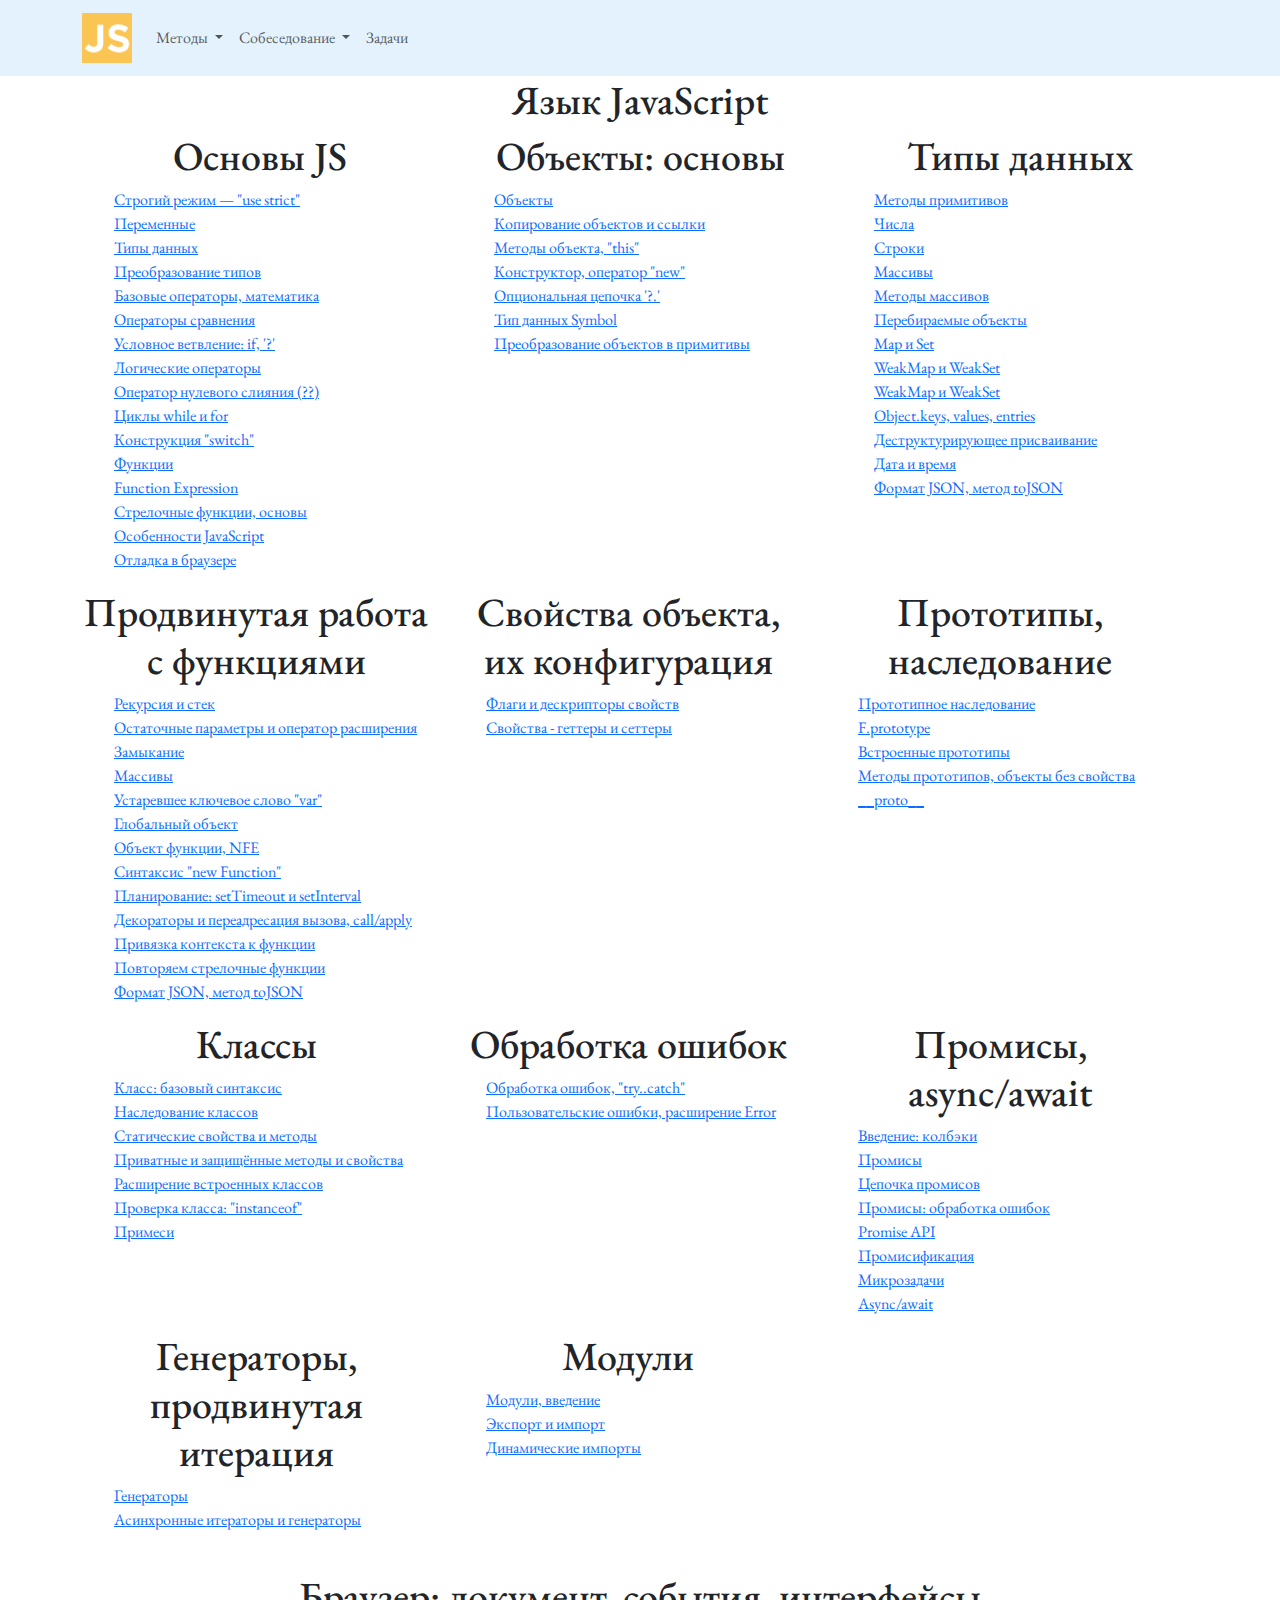
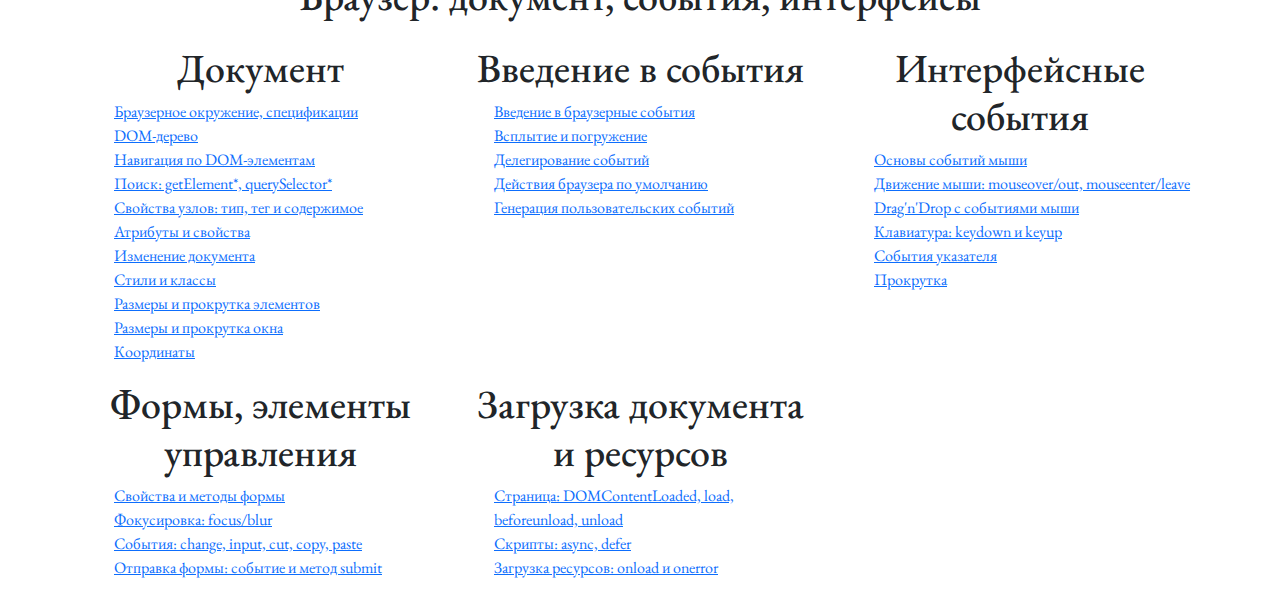
<file: index.html>
<!DOCTYPE html>
<html lang="ru">
  <head>
    <meta charset="UTF-8" />
    <meta http-equiv="X-UA-Compatible" content="IE=edge" />
    <meta name="viewport" content="width=device-width, initial-scale=1.0" />
    <title>Learn JS Application</title>
    <link rel="stylesheet" href="css/style.css" />
    <link
      rel="stylesheet"
      href="https://cdn.jsdelivr.net/npm/bootstrap@5.2.3/dist/css/bootstrap.min.css"
    />
    <link rel="preconnect" href="https://fonts.googleapis.com" />
    <link rel="preconnect" href="https://fonts.gstatic.com" crossorigin />
    <link
      href="https://fonts.googleapis.com/css2?family=EB+Garamond:ital,wght@0,500;1,600&display=swap"
      rel="stylesheet"
    />
  </head>
  <body>
    <nav class="navbar navbar-expand-lg" style="background-color: #e3f2fd">
      <div class="container">
        <a class="navbar-brand" href="index.html">
          <img
            class="img-fluid"
            src="img/js.png"
            alt="JS"
            width="50"
            height="50"
          />
        </a>
        <button
          class="navbar-toggler"
          type="button"
          data-bs-toggle="collapse"
          data-bs-target="#navbarNavDropdown"
          aria-controls="navbarNavDropdown"
          aria-expanded="false"
          aria-label="Toggle navigation"
        >
          <span class="navbar-toggler-icon"></span>
        </button>
        <div class="collapse navbar-collapse" id="navbarNavDropdown">
          <ul class="navbar-nav">
            <li class="nav-item dropdown">
              <a
                class="nav-link dropdown-toggle"
                href="#"
                role="button"
                data-bs-toggle="dropdown"
                aria-expanded="false"
              >
                Методы
              </a>
              <ul class="dropdown-menu">
                <li><a class="dropdown-item" href="string.html">Строк</a></li>
                <li><a class="dropdown-item" href="array.html">Массивов</a></li>
                <li><a class="dropdown-item" href="#">Обьетов</a></li>
                <li>
                  <a class="dropdown-item" href="aboutDOM.html"
                    >События и DOM
                  </a>
                </li>
              </ul>
            </li>
            <li class="nav-item dropdown">
              <a
                class="nav-link dropdown-toggle"
                href="js-sobesed.html"
                role="button"
                data-bs-toggle="dropdown"
                aria-expanded="false"
              >
                Собеседование
              </a>
              <ul class="dropdown-menu">
                <li>
                  <a class="dropdown-item" href="js-sobesed.html">по JS</a>
                </li>
                <li>
                  <a class="dropdown-item" href="Js-in-brouser.html"
                    >по браузерному JS</a
                  >
                </li>
                <li>
                  <a class="dropdown-item" href="js-async.html"
                    >по асинхронному JS</a
                  >
                </li>
                <li><a class="dropdown-item" href="react.html">React</a></li>
              </ul>
            </li>
            <li class="nav-item">
              <a class="nav-link" href="#"> Задачи </a>
            </li>
          </ul>
        </div>
      </div>
    </nav>
    <div class="container">
      <h1 class="text-center">Язык JavaScript</h1>
      <div class="row">
        <div class="col-md-4 col-sm-12">
          <h1 class="text-center">Основы JS</h1>
          <ul>
            <li>
              <a target="_blank" href="https://learn.javascript.ru/strict-mode"
                >Строгий режим — "use strict"</a
              >
            </li>
            <li>
              <a target="_blank" href="https://learn.javascript.ru/variables"
                >Переменные</a
              >
            </li>
            <li>
              <a target="_blank" href="https://learn.javascript.ru/types"
                >Типы данных</a
              >
            </li>
            <li>
              <a
                target="_blank"
                href="https://learn.javascript.ru/type-conversions"
                >Преобразование типов</a
              >
            </li>
            <li>
              <a target="_blank" href="https://learn.javascript.ru/operators"
                >Базовые операторы, математика</a
              >
            </li>
            <li>
              <a target="_blank" href="https://learn.javascript.ru/comparison"
                >Операторы сравнения</a
              >
            </li>
            <li>
              <a target="_blank" href="https://learn.javascript.ru/ifelse"
                >Условное ветвление: if, '?'</a
              >
            </li>
            <li>
              <a
                target="_blank"
                href="https://learn.javascript.ru/logical-operators"
                >Логические операторы</a
              >
            </li>
            <li>
              <a
                target="_blank"
                href="https://learn.javascript.ru/nullish-coalescing-operator"
                >Оператор нулевого слияния (??)</a
              >
            </li>
            <li>
              <a target="_blank" href="https://learn.javascript.ru/while-for"
                >Циклы while и for</a
              >
            </li>
            <li>
              <a target="_blank" href="https://learn.javascript.ru/switchr"
                >Конструкция "switch"</a
              >
            </li>
            <li>
              <a
                target="_blank"
                href="https://learn.javascript.ru/function-basics"
                >Функции</a
              >
            </li>
            <li>
              <a
                target="_blank"
                href="https://learn.javascript.ru/function-expressions"
                >Function Expression</a
              >
            </li>
            <li>
              <a
                target="_blank"
                href="https://learn.javascript.ru/arrow-functions-basics"
                >Стрелочные функции, основы</a
              >
            </li>
            <li>
              <a
                target="_blank"
                href="https://learn.javascript.ru/javascript-specials"
                >Особенности JavaScript</a
              >
            </li>
            <li>
              <a
                target="_blank"
                href="https://learn.javascript.ru/debugging-chrome"
                >Отладка в браузере</a
              >
            </li>
          </ul>
        </div>
        <div class="col-md-4 col-sm-12">
          <h1 class="text-center">Объекты: основы</h1>
          <ul>
            <li>
              <a target="_blank" href="https://learn.javascript.ru/object"
                >Объекты</a
              >
            </li>
            <li>
              <a target="_blank" href="https://learn.javascript.ru/object-copy"
                >Копирование объектов и ссылки</a
              >
            </li>
            <li>
              <a
                target="_blank"
                href="https://learn.javascript.ru/object-methods"
                >Методы объекта, "this"</a
              >
            </li>
            <li>
              <a
                target="_blank"
                href="https://learn.javascript.ru/constructor-new"
                >Конструктор, оператор "new"</a
              >
            </li>
            <li>
              <a
                target="_blank"
                href="https://learn.javascript.ru/optional-chaining"
                >Опциональная цепочка '?.'</a
              >
            </li>
            <li>
              <a target="_blank" href="https://learn.javascript.ru/symbol"
                >Тип данных Symbol</a
              >
            </li>
            <li>
              <a
                target="_blank"
                href="https://learn.javascript.ru/object-toprimitive"
                >Преобразование объектов в примитивы</a
              >
            </li>
          </ul>
        </div>
        <div class="col-md-4 col-sm-12">
          <h1 class="text-center">Типы данных</h1>
          <ul>
            <li>
              <a
                target="_blank"
                href="https://learn.javascript.ru/primitives-methods"
                >Методы примитивов</a
              >
            </li>
            <li>
              <a target="_blank" href="https://learn.javascript.ru/number"
                >Числа</a
              >
            </li>
            <li>
              <a target="_blank" href="https://learn.javascript.ru/string"
                >Строки</a
              >
            </li>
            <li>
              <a target="_blank" href="https://learn.javascript.ru/array"
                >Массивы</a
              >
            </li>
            <li>
              <a
                target="_blank"
                href="https://learn.javascript.ru/array-methods"
                >Методы массивов</a
              >
            </li>
            <li>
              <a target="_blank" href="https://learn.javascript.ru/iterable"
                >Перебираемые объекты</a
              >
            </li>
            <li>
              <a target="_blank" href="https://learn.javascript.ru/map-set"
                >Map и Set</a
              >
            </li>
            <li>
              <a
                target="_blank"
                href="https://learn.javascript.ru/weakmap-weakset"
                >WeakMap и WeakSet</a
              >
            </li>
            <li>
              <a
                target="_blank"
                href="https://learn.javascript.ru/weakmap-weakset"
                >WeakMap и WeakSet</a
              >
            </li>
            <li>
              <a
                target="_blank"
                href="https://learn.javascript.ru/keys-values-entries"
                >Object.keys, values, entries</a
              >
            </li>
            <li>
              <a
                target="_blank"
                href="https://learn.javascript.ru/destructuring-assignment"
                >Деструктурирующее присваивание</a
              >
            </li>
            <li>
              <a target="_blank" href="https://learn.javascript.ru/date"
                >Дата и время</a
              >
            </li>
            <li>
              <a target="_blank" href="https://learn.javascript.ru/json"
                >Формат JSON, метод toJSON</a
              >
            </li>
          </ul>
        </div>
        <div class="row">
          <div class="col-md-4 col-sm-12">
            <h1 class="text-center">Продвинутая работа с функциями</h1>
            <ul>
              <li>
                <a target="_blank" href="https://learn.javascript.ru/recursion"
                  >Рекурсия и стек</a
                >
              </li>
              <li>
                <a
                  target="_blank"
                  href="https://learn.javascript.ru/rest-parameters-spread-operator"
                  >Остаточные параметры и оператор расширения</a
                >
              </li>
              <li>
                <a target="_blank" href="https://learn.javascript.ru/closure"
                  >Замыкание</a
                >
              </li>
              <li>
                <a target="_blank" href="https://learn.javascript.ru/array"
                  >Массивы</a
                >
              </li>
              <li>
                <a target="_blank" href="https://learn.javascript.ru/var"
                  >Устаревшее ключевое слово "var"</a
                >
              </li>
              <li>
                <a
                  target="_blank"
                  href="https://learn.javascript.ru/global-object"
                  >Глобальный объект</a
                >
              </li>
              <li>
                <a
                  target="_blank"
                  href="https://learn.javascript.ru/function-object"
                  >Объект функции, NFE</a
                >
              </li>
              <li>
                <a
                  target="_blank"
                  href="https://learn.javascript.ru/new-function"
                  >Синтаксис "new Function"</a
                >
              </li>
              <li>
                <a
                  target="_blank"
                  href="https://learn.javascript.ru/settimeout-setinterval"
                  >Планирование: setTimeout и setInterval</a
                >
              </li>
              <li>
                <a
                  target="_blank"
                  href="https://learn.javascript.ru/call-apply-decorators"
                  >Декораторы и переадресация вызова, call/apply</a
                >
              </li>
              <li>
                <a target="_blank" href="https://learn.javascript.ru/bind"
                  >Привязка контекста к функции</a
                >
              </li>
              <li>
                <a
                  target="_blank"
                  href="https://learn.javascript.ru/arrow-functions"
                  >Повторяем стрелочные функции</a
                >
              </li>
              <li>
                <a target="_blank" href="https://learn.javascript.ru/json"
                  >Формат JSON, метод toJSON</a
                >
              </li>
            </ul>
          </div>
          <div class="col-md-4 col-sm-12">
            <h1 class="text-center">Свойства объекта, их конфигурация</h1>
            <ul>
              <li>
                <a
                  target="_blank"
                  href="https://learn.javascript.ru/property-descriptors"
                  >Флаги и дескрипторы свойств</a
                >
              </li>
              <li>
                <a
                  target="_blank"
                  href="https://learn.javascript.ru/property-accessors"
                  >Свойства - геттеры и сеттеры</a
                >
              </li>
            </ul>
          </div>
          <div class="col-md-4 col-sm-12">
            <h1 class="text-center">Прототипы, наследование</h1>
            <ul>
              <li>
                <a
                  target="_blank"
                  href="https://learn.javascript.ru/prototype-inheritance"
                  >Прототипное наследование</a
                >
              </li>
              <li>
                <a
                  target="_blank"
                  href="https://learn.javascript.ru/function-prototype"
                  >F.prototype</a
                >
              </li>
              <li>
                <a
                  target="_blank"
                  href="https://learn.javascript.ru/native-prototypes"
                  >Встроенные прототипы</a
                >
              </li>
              <li>
                <a
                  target="_blank"
                  href="https://learn.javascript.ru/prototype-methods"
                  >Методы прототипов, объекты без свойства __proto__</a
                >
              </li>
            </ul>
          </div>
        </div>
        <div class="row">
          <div class="col-md-4 col-sm-12">
            <h1 class="text-center">Классы</h1>
            <ul>
              <li>
                <a target="_blank" href="https://learn.javascript.ru/class"
                  >Класс: базовый синтаксис</a
                >
              </li>
              <li>
                <a
                  target="_blank"
                  href="https://learn.javascript.ru/class-inheritance"
                  >Наследование классов</a
                >
              </li>
              <li>
                <a
                  target="_blank"
                  href="https://learn.javascript.ru/static-properties-methods"
                  >Статические свойства и методы</a
                >
              </li>
              <li>
                <a
                  target="_blank"
                  href="https://learn.javascript.ru/private-protected-properties-methods"
                  >Приватные и защищённые методы и свойства</a
                >
              </li>
              <li>
                <a
                  target="_blank"
                  href="https://learn.javascript.ru/extend-natives"
                  >Расширение встроенных классов</a
                >
              </li>
              <li>
                <a target="_blank" href="https://learn.javascript.ru/instanceof"
                  >Проверка класса: "instanceof"</a
                >
              </li>
              <li>
                <a target="_blank" href="https://learn.javascript.ru/mixins"
                  >Примеси</a
                >
              </li>
            </ul>
          </div>
          <div class="col-md-4 col-sm-12">
            <h1 class="text-center">Обработка ошибок</h1>
            <ul>
              <li>
                <a target="_blank" href="https://learn.javascript.ru/try-catch"
                  >Обработка ошибок, "try..catch"</a
                >
              </li>
              <li>
                <a
                  target="_blank"
                  href="https://learn.javascript.ru/custom-errors"
                  >Пользовательские ошибки, расширение Error</a
                >
              </li>
            </ul>
          </div>
          <div class="col-md-4 col-sm-12">
            <h1 class="text-center">Промисы, async/await</h1>
            <ul>
              <li>
                <a target="_blank" href="https://learn.javascript.ru/callbacks"
                  >Введение: колбэки</a
                >
              </li>
              <li>
                <a
                  target="_blank"
                  href="https://learn.javascript.ru/promise-basics"
                  >Промисы</a
                >
              </li>
              <li>
                <a
                  target="_blank"
                  href="https://learn.javascript.ru/promise-chaining"
                  >Цепочка промисов</a
                >
              </li>
              <li>
                <a
                  target="_blank"
                  href="https://learn.javascript.ru/promise-error-handling"
                  >Промисы: обработка ошибок</a
                >
              </li>
              <li>
                <a target="_blank" href="https://learn.javascript.ru/promisify"
                  >Promise API</a
                >
              </li>
              <li>
                <a
                  target="_blank"
                  href="https://learn.javascript.ru/promise-api"
                  >Промисификация</a
                >
              </li>
              <li>
                <a
                  target="_blank"
                  href="https://learn.javascript.ru/microtask-queue"
                  >Микрозадачи</a
                >
              </li>
              <li>
                <a
                  target="_blank"
                  href="https://learn.javascript.ru/async-await"
                  >Async/await</a
                >
              </li>
            </ul>
          </div>
        </div>
        <div class="row">
          <div class="col-md-4 col-sm-12">
            <h1 class="text-center">Генераторы, продвинутая итерация</h1>
            <ul>
              <li>
                <a target="_blank" href="https://learn.javascript.ru/generators"
                  >Генераторы</a
                >
              </li>
              <li>
                <a
                  target="_blank"
                  href="https://learn.javascript.ru/async-iterators-generators"
                  >Асинхронные итераторы и генераторы</a
                >
              </li>
            </ul>
          </div>
          <div class="col-md-4 col-sm-12">
            <h1 class="text-center">Модули</h1>
            <ul>
              <li>
                <a
                  target="_blank"
                  href="https://learn.javascript.ru/modules-intro"
                  >Модули, введение</a
                >
              </li>
              <li>
                <a
                  target="_blank"
                  href="https://learn.javascript.ru/custom-errors"
                  >Экспорт и импорт</a
                >
              </li>
              <li>
                <a
                  target="_blank"
                  href="https://learn.javascript.ru/modules-dynamic-imports"
                  >Динамические импорты</a
                >
              </li>
            </ul>
          </div>
        </div>
      </div>
      <h1 class="text-center mt-4 mb-4">
        Браузер: документ, события, интерфейсы
      </h1>
      <div class="row">
        <div class="col-md-4 col-sm-12">
          <h1 class="text-center">Документ</h1>
          <ul>
            <li>
              <a
                target="_blank"
                href="https://learn.javascript.ru/browser-environment"
                >Браузерное окружение, спецификации</a
              >
            </li>
            <li>
              <a target="_blank" href="https://learn.javascript.ru/dom-nodes"
                >DOM-дерево</a
              >
            </li>
            <li>
              <a
                target="_blank"
                href="https://learn.javascript.ru/dom-navigation"
                >Навигация по DOM-элементам</a
              >
            </li>
            <li>
              <a
                target="_blank"
                href="https://learn.javascript.ru/searching-elements-dom"
                >Поиск: getElement*, querySelector*</a
              >
            </li>
            <li>
              <a
                target="_blank"
                href="https://learn.javascript.ru/basic-dom-node-properties"
                >Свойства узлов: тип, тег и содержимое</a
              >
            </li>
            <li>
              <a
                target="_blank"
                href="https://learn.javascript.ru/dom-attributes-and-properties"
                >Атрибуты и свойства</a
              >
            </li>
            <li>
              <a
                target="_blank"
                href="https://learn.javascript.ru/modifying-document"
                >Изменение документа</a
              >
            </li>
            <li>
              <a
                target="_blank"
                href="https://learn.javascript.ru/styles-and-classes"
                >Стили и классы</a
              >
            </li>
            <li>
              <a
                target="_blank"
                href="https://learn.javascript.ru/size-and-scroll"
                >Размеры и прокрутка элементов</a
              >
            </li>
            <li>
              <a
                target="_blank"
                href="https://learn.javascript.ru/size-and-scroll-window"
                >Размеры и прокрутка окна</a
              >
            </li>
            <li>
              <a target="_blank" href="https://learn.javascript.ru/coordinates"
                >Координаты</a
              >
            </li>
          </ul>
        </div>
        <div class="col-md-4 col-sm-12">
          <h1 class="text-center">Введение в события</h1>
          <ul>
            <li>
              <a
                target="_blank"
                href="https://learn.javascript.ru/introduction-browser-events"
                >Введение в браузерные события</a
              >
            </li>
            <li>
              <a
                target="_blank"
                href="https://learn.javascript.ru/bubbling-and-capturing"
                >Всплытие и погружение</a
              >
            </li>
            <li>
              <a
                target="_blank"
                href="https://learn.javascript.ru/event-delegation"
                >Делегирование событий</a
              >
            </li>
            <li>
              <a
                target="_blank"
                href="https://learn.javascript.ru/default-browser-action"
                >Действия браузера по умолчанию</a
              >
            </li>
            <li>
              <a
                target="_blank"
                href="https://learn.javascript.ru/dispatch-events"
                >Генерация пользовательских событий</a
              >
            </li>
          </ul>
        </div>
        <div class="col-md-4 col-sm-12">
          <h1 class="text-center">Интерфейсные события</h1>
          <ul>
            <li>
              <a
                target="_blank"
                href="https://learn.javascript.ru/mouse-events-basics"
                >Основы событий мыши</a
              >
            </li>
            <li>
              <a
                target="_blank"
                href="https://learn.javascript.ru/mousemove-mouseover-mouseout-mouseenter-mouseleave"
                >Движение мыши: mouseover/out, mouseenter/leave</a
              >
            </li>
            <li>
              <a
                target="_blank"
                href="https://learn.javascript.ru/mouse-drag-and-drop"
                >Drag'n'Drop с событиями мыши</a
              >
            </li>
            <li>
              <a
                target="_blank"
                href="https://learn.javascript.ru/keyboard-events"
                >Клавиатура: keydown и keyup</a
              >
            </li>
            <li>
              <a
                target="_blank"
                href="https://learn.javascript.ru/pointer-events"
                >События указателя</a
              >
            </li>
            <li>
              <a target="_blank" href="https://learn.javascript.ru/onscroll"
                >Прокрутка</a
              >
            </li>
          </ul>
        </div>
      </div>
      <div class="row">
        <div class="col-md-4 col-sm-12">
          <h1 class="text-center">Формы, элементы управления</h1>
          <ul>
            <li>
              <a
                target="_blank"
                href="https://learn.javascript.ru/form-elements"
                >Свойства и методы формы</a
              >
            </li>
            <li>
              <a target="_blank" href="https://learn.javascript.ru/focus-blur"
                >Фокусировка: focus/blur</a
              >
            </li>
            <li>
              <a
                target="_blank"
                href="https://learn.javascript.ru/events-change-input"
                >События: change, input, cut, copy, paste</a
              >
            </li>
            <li>
              <a target="_blank" href="https://learn.javascript.ru/forms-submit"
                >Отправка формы: событие и метод submit</a
              >
            </li>
          </ul>
        </div>
        <div class="col-md-4 col-sm-12">
          <h1 class="text-center">Загрузка документа и ресурсов</h1>
          <ul>
            <li>
              <a
                target="_blank"
                href="https://learn.javascript.ru/onload-ondomcontentloaded"
                >Страница: DOMContentLoaded, load, beforeunload, unload</a
              >
            </li>
            <li>
              <a
                target="_blank"
                href="https://learn.javascript.ru/script-async-defer"
                >Скрипты: async, defer</a
              >
            </li>
            <li>
              <a
                target="_blank"
                href="https://learn.javascript.ru/onload-onerror"
                >Загрузка ресурсов: onload и onerror</a
              >
            </li>
          </ul>
        </div>
      </div>
    </div>
    <script src="app.js"></script>
    <script src="https://cdn.jsdelivr.net/npm/bootstrap@5.2.3/dist/js/bootstrap.bundle.min.js"></script>
  </body>
</html>
</file>
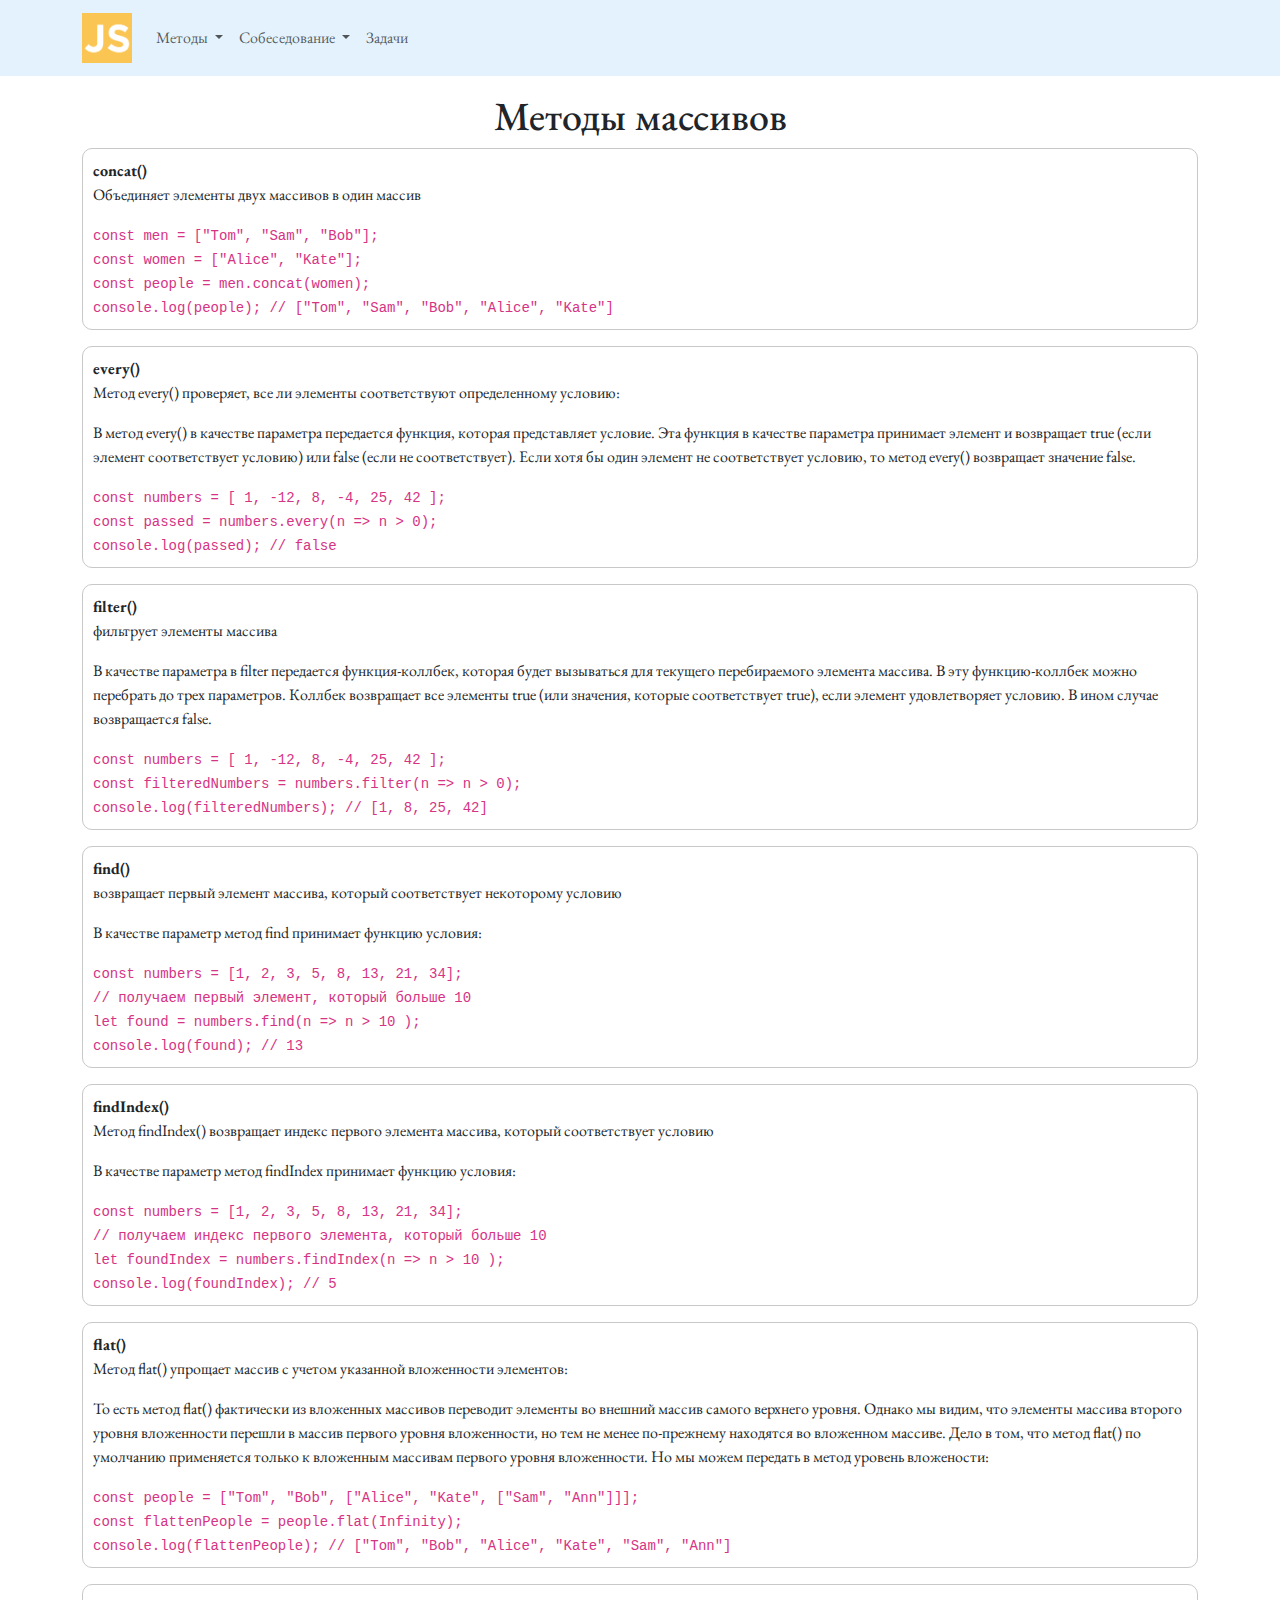
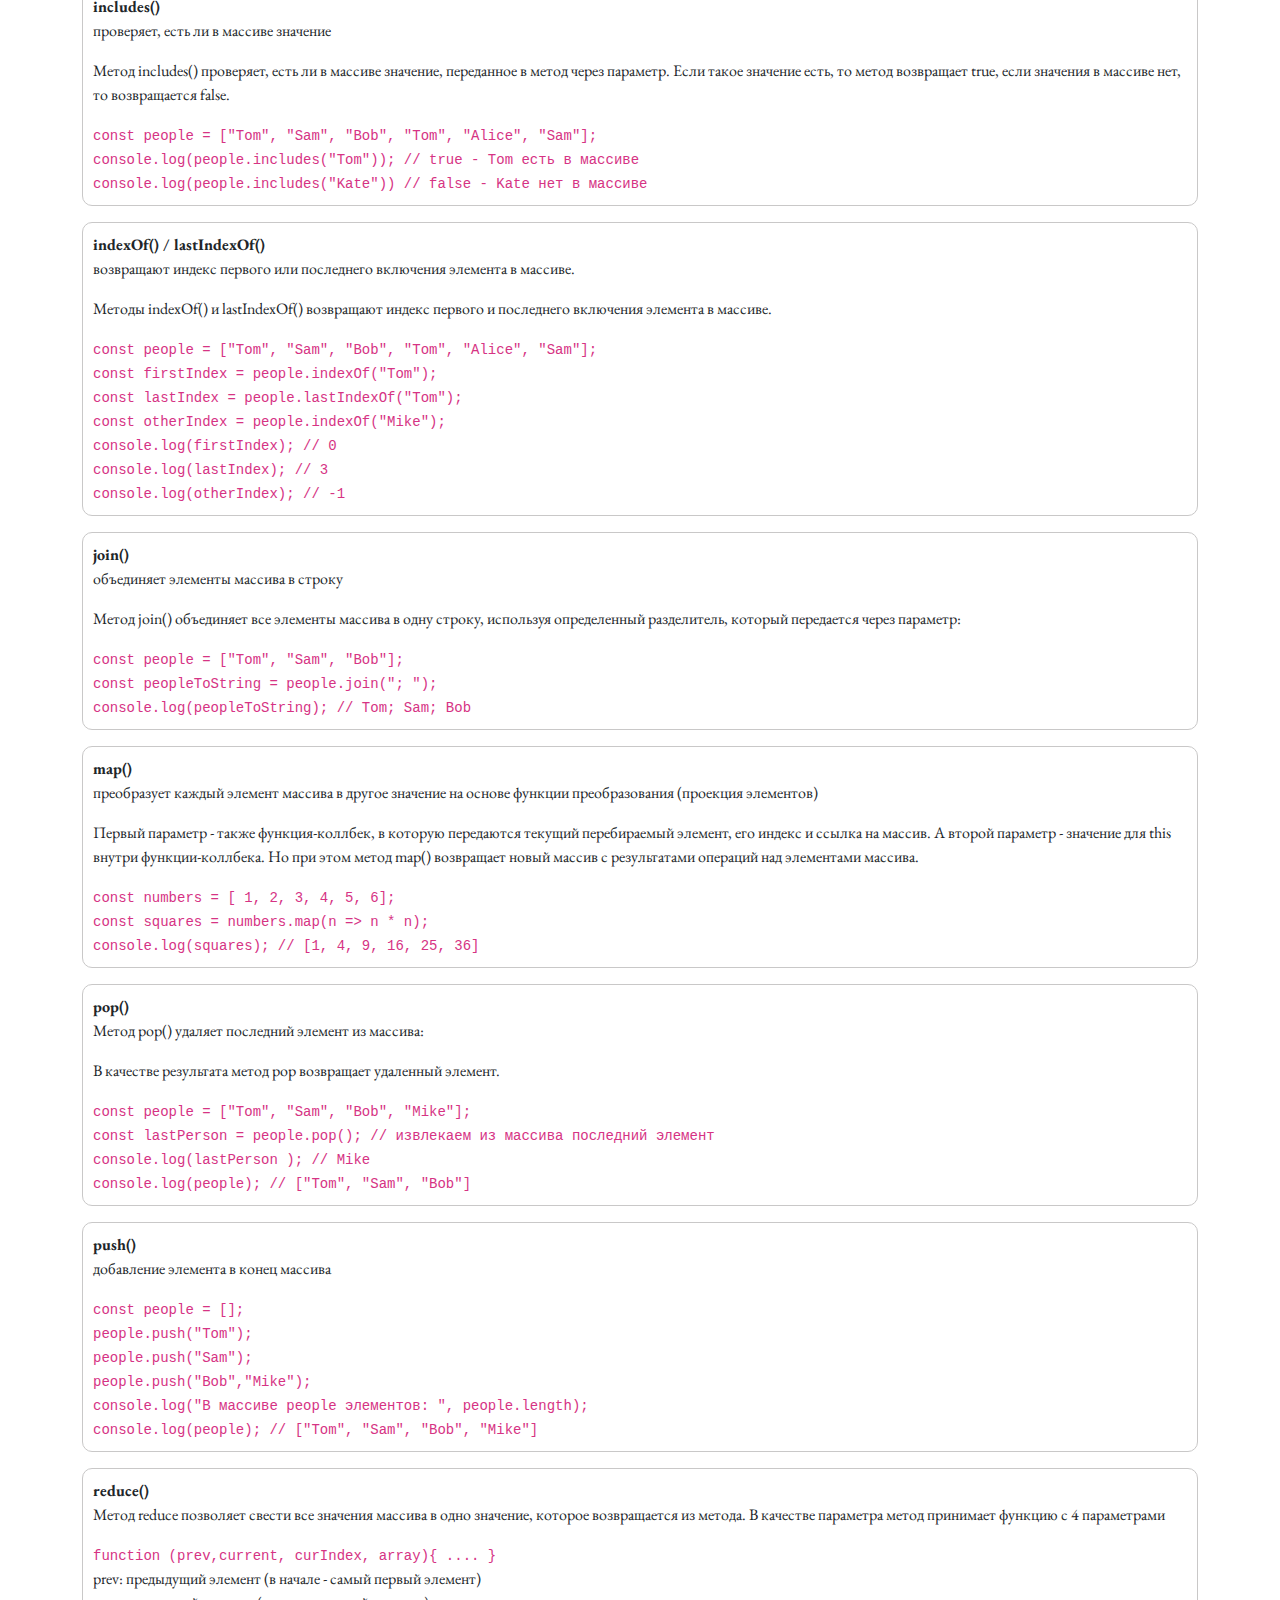
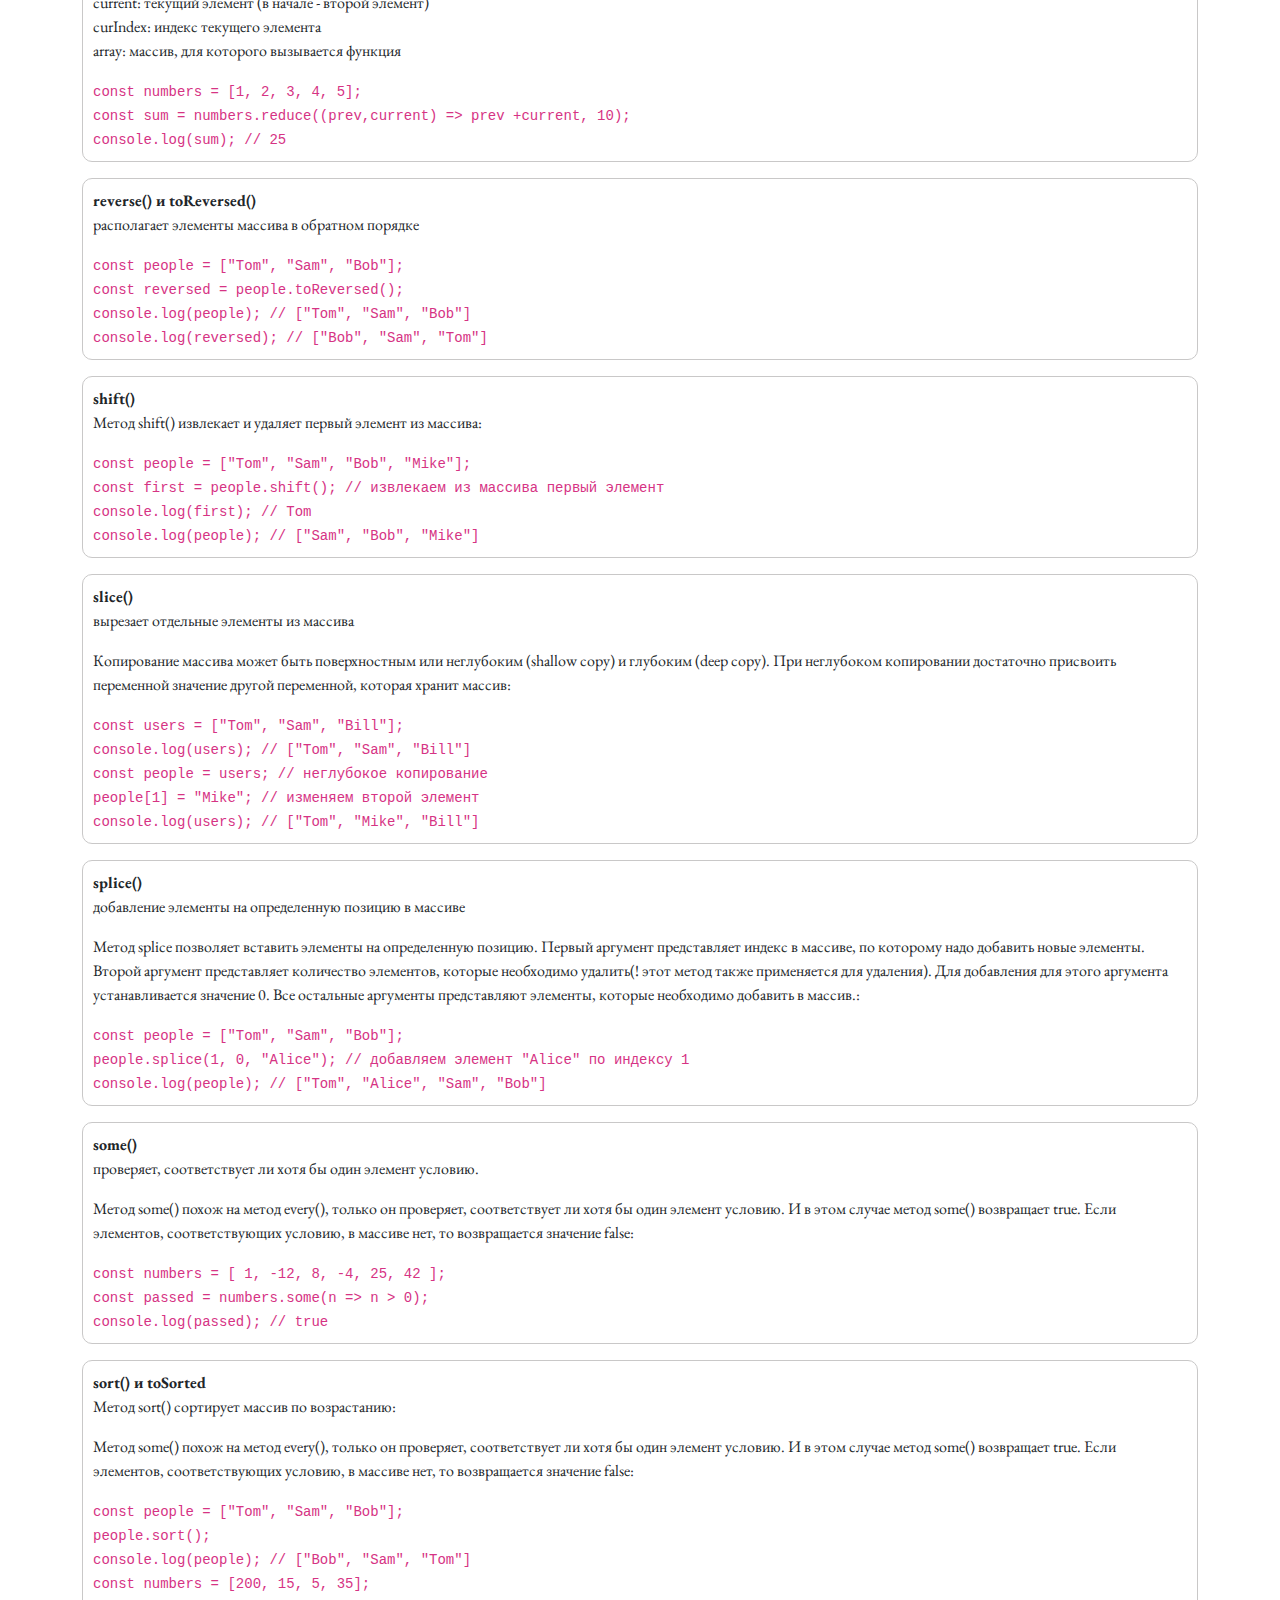
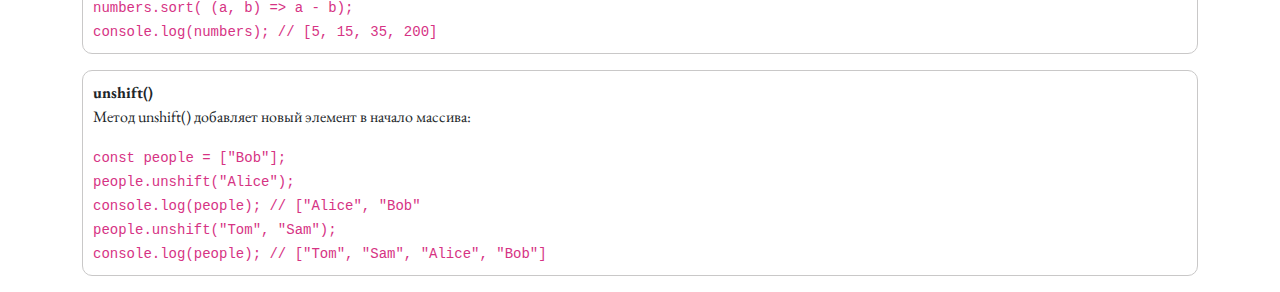
<file: array.html>
<!DOCTYPE html>
<html lang="en">
  <head>
    <meta charset="UTF-8" />
    <meta http-equiv="X-UA-Compatible" content="IE=edge" />
    <meta name="viewport" content="width=device-width, initial-scale=1.0" />
    <title>Методы массивов</title>
    <link rel="stylesheet" href="css/style.css" />
    <link
      rel="stylesheet"
      href="https://cdn.jsdelivr.net/npm/bootstrap@5.2.3/dist/css/bootstrap.min.css"
    />
    <link rel="preconnect" href="https://fonts.googleapis.com" />
    <link rel="preconnect" href="https://fonts.gstatic.com" crossorigin />
    <link
      href="https://fonts.googleapis.com/css2?family=EB+Garamond:ital,wght@0,500;1,600&display=swap"
      rel="stylesheet"
    />
  </head>
  <body>
    <nav class="navbar navbar-expand-lg" style="background-color: #e3f2fd">
      <div class="container">
        <a class="navbar-brand" href="index.html">
          <img
            class="img-fluid"
            src="img/js.png"
            alt="JS"
            width="50"
            height="50"
          />
        </a>
        <button
          class="navbar-toggler"
          type="button"
          data-bs-toggle="collapse"
          data-bs-target="#navbarNavDropdown"
          aria-controls="navbarNavDropdown"
          aria-expanded="false"
          aria-label="Toggle navigation"
        >
          <span class="navbar-toggler-icon"></span>
        </button>
        <div class="collapse navbar-collapse" id="navbarNavDropdown">
          <ul class="navbar-nav">
            <li class="nav-item dropdown">
              <a
                class="nav-link dropdown-toggle"
                href="#"
                role="button"
                data-bs-toggle="dropdown"
                aria-expanded="false"
              >
                Методы
              </a>
              <ul class="dropdown-menu">
                <li><a class="dropdown-item" href="string.html">Строк</a></li>
                <li><a class="dropdown-item" href="array.html">Массивов</a></li>
                <li>
                  <a class="dropdown-item" href="aboutDOM.html"
                    >События и DOM
                  </a>
                </li>
                <li><a class="dropdown-item" href="#">Обьетов</a></li>
              </ul>
            </li>
            <li class="nav-item dropdown">
              <a
                class="nav-link dropdown-toggle"
                href="js-sobesed.html"
                role="button"
                data-bs-toggle="dropdown"
                aria-expanded="false"
              >
                Собеседование
              </a>
              <ul class="dropdown-menu">
                <li>
                  <a class="dropdown-item" href="js-sobesed.html">по JS</a>
                </li>
                <li>
                  <a class="dropdown-item" href="Js-in-brouser.html"
                    >по браузерному JS</a
                  >
                </li>
                <li>
                  <a class="dropdown-item" href="js-async.html"
                    >по асинхронному JS</a
                  >
                </li>
                <li><a class="dropdown-item" href="react.html">React</a></li>
              </ul>
            </li>
            <li class="nav-item">
              <a class="nav-link" href="#"> Задачи </a>
            </li>
          </ul>
        </div>
      </div>
    </nav>
    <div class="container mt-3">
      <h1 class="text-center mt-3">Методы массивов</h1>
      <div class="item">
        <div class="fw-bold">concat()</div>
        <p>Объединяет элементы двух массивов в один массив</p>
        <code class="">
          const men = ["Tom", "Sam", "Bob"]; <br />
          const women = ["Alice", "Kate"];
          <br />
          const people = men.concat(women); <br />
          console.log(people); // ["Tom", "Sam", "Bob", "Alice", "Kate"] <br />
        </code>
      </div>
      <div class="item mt-3">
        <div class="fw-bold">every()</div>
        <p>
          Метод every() проверяет, все ли элементы соответствуют определенному
          условию:
        </p>
        <p>
          В метод every() в качестве параметра передается функция, которая
          представляет условие. Эта функция в качестве параметра принимает
          элемент и возвращает true (если элемент соответствует условию) или
          false (если не соответствует). Если хотя бы один элемент не
          соответствует условию, то метод every() возвращает значение false.
        </p>
        <code class="">
          const numbers = [ 1, -12, 8, -4, 25, 42 ]; <br />
          const passed = numbers.every(n => n > 0); <br />
          console.log(passed); // false <br />
        </code>
      </div>
      <div class="item mt-3">
        <div class="fw-bold">filter()</div>
        <p>фильтрует элементы массива</p>
        <p>
          В качестве параметра в filter передается функция-коллбек, которая
          будет вызываться для текущего перебираемого элемента массива. В эту
          функцию-коллбек можно перебрать до трех параметров. Коллбек возвращает
          все элементы true (или значения, которые соответствует true), если
          элемент удовлетворяет условию. В ином случае возвращается false.
        </p>
        <code class="">
          const numbers = [ 1, -12, 8, -4, 25, 42 ];<br />
          const filteredNumbers = numbers.filter(n => n > 0);<br />
          console.log(filteredNumbers); // [1, 8, 25, 42]<br />
        </code>
      </div>
      <div class="item mt-3">
        <div class="fw-bold">find()</div>
        <p>
          возвращает первый элемент массива, который соответствует некоторому
          условию
        </p>
        <p>В качестве параметр метод find принимает функцию условия:</p>
        <code class="">
          const numbers = [1, 2, 3, 5, 8, 13, 21, 34]; <br />
          // получаем первый элемент, который больше 10 <br />
          let found = numbers.find(n => n > 10 ); <br />
          console.log(found); // 13 <br />
        </code>
      </div>
      <div class="item mt-3">
        <div class="fw-bold">findIndex()</div>
        <p>
          Метод findIndex() возвращает индекс первого элемента массива, который
          соответствует условию
        </p>
        <p>В качестве параметр метод findIndex принимает функцию условия:</p>
        <code class="">
          const numbers = [1, 2, 3, 5, 8, 13, 21, 34]; <br />
          // получаем индекс первого элемента, который больше 10 <br />
          let foundIndex = numbers.findIndex(n => n > 10 ); <br />
          console.log(foundIndex); // 5 <br />
        </code>
      </div>
      <div class="item mt-3">
        <div class="fw-bold">flat()</div>
        <p>
          Метод flat() упрощает массив с учетом указанной вложенности элементов:
        </p>
        <p>
          То есть метод flat() фактически из вложенных массивов переводит
          элементы во внешний массив самого верхнего уровня. Однако мы видим,
          что элементы массива второго уровня вложенности перешли в массив
          первого уровня вложенности, но тем не менее по-прежнему находятся во
          вложенном массиве. Дело в том, что метод flat() по умолчанию
          применяется только к вложенным массивам первого уровня вложенности. Но
          мы можем передать в метод уровень вложености:
        </p>
        <code class="">
          const people = ["Tom", "Bob", ["Alice", "Kate", ["Sam", "Ann"]]];
          <br />
          const flattenPeople = people.flat(Infinity); <br />
          console.log(flattenPeople); // ["Tom", "Bob", "Alice", "Kate", "Sam",
          "Ann"] <br />
        </code>
      </div>
      <div class="item mt-3">
        <div class="fw-bold">includes()</div>
        <p>проверяет, есть ли в массиве значение</p>
        <p>
          Метод includes() проверяет, есть ли в массиве значение, переданное в
          метод через параметр. Если такое значение есть, то метод возвращает
          true, если значения в массиве нет, то возвращается false.
        </p>
        <code class="">
          const people = ["Tom", "Sam", "Bob", "Tom", "Alice", "Sam"]; <br />
          console.log(people.includes("Tom")); // true - Tom есть в массиве
          <br />
          console.log(people.includes("Kate")) // false - Kate нет в массиве
          <br />
        </code>
      </div>
      <div class="item mt-3">
        <div class="fw-bold">indexOf() / lastIndexOf()</div>
        <p>
          возвращают индекс первого или последнего включения элемента в массиве.
        </p>
        <p>
          Методы indexOf() и lastIndexOf() возвращают индекс первого и
          последнего включения элемента в массиве.
        </p>
        <code class="">
          const people = ["Tom", "Sam", "Bob", "Tom", "Alice", "Sam"]; <br />
          const firstIndex = people.indexOf("Tom"); <br />
          const lastIndex = people.lastIndexOf("Tom"); <br />
          const otherIndex = people.indexOf("Mike"); <br />
          console.log(firstIndex); // 0 <br />
          console.log(lastIndex); // 3 <br />
          console.log(otherIndex); // -1 <br />
        </code>
      </div>
      <div class="item mt-3">
        <div class="fw-bold">join()</div>
        <p>объединяет элементы массива в строку</p>
        <p>
          Метод join() объединяет все элементы массива в одну строку, используя
          определенный разделитель, который передается через параметр:
        </p>
        <code class="">
          const people = ["Tom", "Sam", "Bob"]; <br />
          const peopleToString = people.join("; "); <br />
          console.log(peopleToString); // Tom; Sam; Bob <br />
        </code>
      </div>
      <div class="item mt-3">
        <div class="fw-bold">map()</div>
        <p>
          преобразует каждый элемент массива в другое значение на основе функции
          преобразования (проекция элементов)
        </p>
        <p>
          Первый параметр - также функция-коллбек, в которую передаются текущий
          перебираемый элемент, его индекс и ссылка на массив. А второй параметр
          - значение для this внутри функции-коллбека. Но при этом метод map()
          возвращает новый массив с результатами операций над элементами
          массива.
        </p>
        <code class="">
          const numbers = [ 1, 2, 3, 4, 5, 6]; <br />
          const squares = numbers.map(n => n * n); <br />
          console.log(squares); // [1, 4, 9, 16, 25, 36] <br />
        </code>
      </div>
      <div class="item mt-3">
        <div class="fw-bold">pop()</div>
        <p>Метод pop() удаляет последний элемент из массива:</p>
        <p>В качестве результата метод pop возвращает удаленный элемент.</p>
        <code class="">
          const people = ["Tom", "Sam", "Bob", "Mike"]; <br />
          const lastPerson = people.pop(); // извлекаем из массива последний
          элемент <br />
          console.log(lastPerson ); // Mike <br />
          console.log(people); // ["Tom", "Sam", "Bob"] <br />
        </code>
      </div>
      <div class="item mt-3">
        <div class="fw-bold">push()</div>
        <p>добавление элемента в конец массива</p>
        <code class="">
          const people = []; <br />
          people.push("Tom"); <br />
          people.push("Sam"); <br />
          people.push("Bob","Mike"); <br />
          console.log("В массиве people элементов: ", people.length); <br />
          console.log(people); // ["Tom", "Sam", "Bob", "Mike"] <br />
        </code>
      </div>
      <div class="item mt-3">
        <div class="fw-bold">reduce()</div>
        <p>
          Метод reduce позволяет свести все значения массива в одно значение,
          которое возвращается из метода. В качестве параметра метод принимает
          функцию с 4 параметрами
        </p>
        <code>function (prev,current, curIndex, array){ .... }</code>
        <p>
          prev: предыдущий элемент (в начале - самый первый элемент) <br />
          current: текущий элемент (в начале - второй элемент) <br />
          curIndex: индекс текущего элемента <br />
          array: массив, для которого вызывается функция <br />
        </p>
        <code class="">
          const numbers = [1, 2, 3, 4, 5]; <br />
          const sum = numbers.reduce((prev,current) => prev +current, 10);
          <br />
          console.log(sum); // 25 <br />
        </code>
      </div>
      <div class="item mt-3">
        <div class="fw-bold">reverse() и toReversed()</div>
        <p>располагает элементы массива в обратном порядке</p>
        <code class="">
          const people = ["Tom", "Sam", "Bob"]; <br />
          const reversed = people.toReversed(); <br />
          console.log(people); // ["Tom", "Sam", "Bob"] <br />
          console.log(reversed); // ["Bob", "Sam", "Tom"] <br />
        </code>
      </div>
      <div class="item mt-3">
        <div class="fw-bold">shift()</div>
        <p>Метод shift() извлекает и удаляет первый элемент из массива:</p>
        <code class="">
          const people = ["Tom", "Sam", "Bob", "Mike"]; <br />
          const first = people.shift(); // извлекаем из массива первый элемент
          <br />
          console.log(first); // Tom <br />
          console.log(people); // ["Sam", "Bob", "Mike"] <br />
        </code>
      </div>
      <div class="item mt-3">
        <div class="fw-bold">slice()</div>
        <p>вырезает отдельные элементы из массива</p>
        <p>
          Копирование массива может быть поверхностным или неглубоким (shallow
          copy) и глубоким (deep copy). При неглубоком копировании достаточно
          присвоить переменной значение другой переменной, которая хранит
          массив:
        </p>
        <code class="">
          const users = ["Tom", "Sam", "Bill"]; <br />
          console.log(users); // ["Tom", "Sam", "Bill"] <br />
          const people = users; // неглубокое копирование <br />
          people[1] = "Mike"; // изменяем второй элемент <br />
          console.log(users); // ["Tom", "Mike", "Bill"] <br />
        </code>
      </div>
      <div class="item mt-3">
        <div class="fw-bold">splice()</div>
        <p>добавление элементы на определенную позицию в массиве</p>
        <p>
          Метод splice позволяет вставить элементы на определенную позицию.
          Первый аргумент представляет индекс в массиве, по которому надо
          добавить новые элементы. Второй аргумент представляет количество
          элементов, которые необходимо удалить(! этот метод также применяется
          для удаления). Для добавления для этого аргумента устанавливается
          значение 0. Все остальные аргументы представляют элементы, которые
          необходимо добавить в массив.:
        </p>
        <code class="">
          const people = ["Tom", "Sam", "Bob"]; <br />
          people.splice(1, 0, "Alice"); // добавляем элемент "Alice" по индексу
          1 <br />
          console.log(people); // ["Tom", "Alice", "Sam", "Bob"] <br />
        </code>
      </div>
      <div class="item mt-3">
        <div class="fw-bold">some()</div>
        <p>проверяет, соответствует ли хотя бы один элемент условию.</p>
        <p>
          Метод some() похож на метод every(), только он проверяет,
          соответствует ли хотя бы один элемент условию. И в этом случае метод
          some() возвращает true. Если элементов, соответствующих условию, в
          массиве нет, то возвращается значение false:
        </p>
        <code class="">
          const numbers = [ 1, -12, 8, -4, 25, 42 ]; <br />
          const passed = numbers.some(n => n > 0); <br />
          console.log(passed); // true <br />
        </code>
      </div>
      <div class="item mt-3">
        <div class="fw-bold">sort() и toSorted</div>
        <p>Метод sort() сортирует массив по возрастанию:</p>
        <p>
          Метод some() похож на метод every(), только он проверяет,
          соответствует ли хотя бы один элемент условию. И в этом случае метод
          some() возвращает true. Если элементов, соответствующих условию, в
          массиве нет, то возвращается значение false:
        </p>
        <code class="">
          const people = ["Tom", "Sam", "Bob"]; <br />
          people.sort(); <br />
          console.log(people); // ["Bob", "Sam", "Tom"] <br />
        </code>
        <code class="">
          const numbers = [200, 15, 5, 35]; <br />
          numbers.sort( (a, b) => a - b); <br />
          console.log(numbers); // [5, 15, 35, 200] <br />
        </code>
      </div>
      <div class="item mt-3 mb-3">
        <div class="fw-bold">unshift()</div>
        <p>Метод unshift() добавляет новый элемент в начало массива:</p>
        <code class="">
          const people = ["Bob"]; <br />
          people.unshift("Alice"); <br />
          console.log(people); // ["Alice", "Bob" <br />
          people.unshift("Tom", "Sam"); <br />
          console.log(people); // ["Tom", "Sam", "Alice", "Bob"] <br />
        </code>
      </div>
    </div>
    <script src="https://cdn.jsdelivr.net/npm/bootstrap@5.2.3/dist/js/bootstrap.bundle.min.js"></script>
  </body>
</html>
</file>
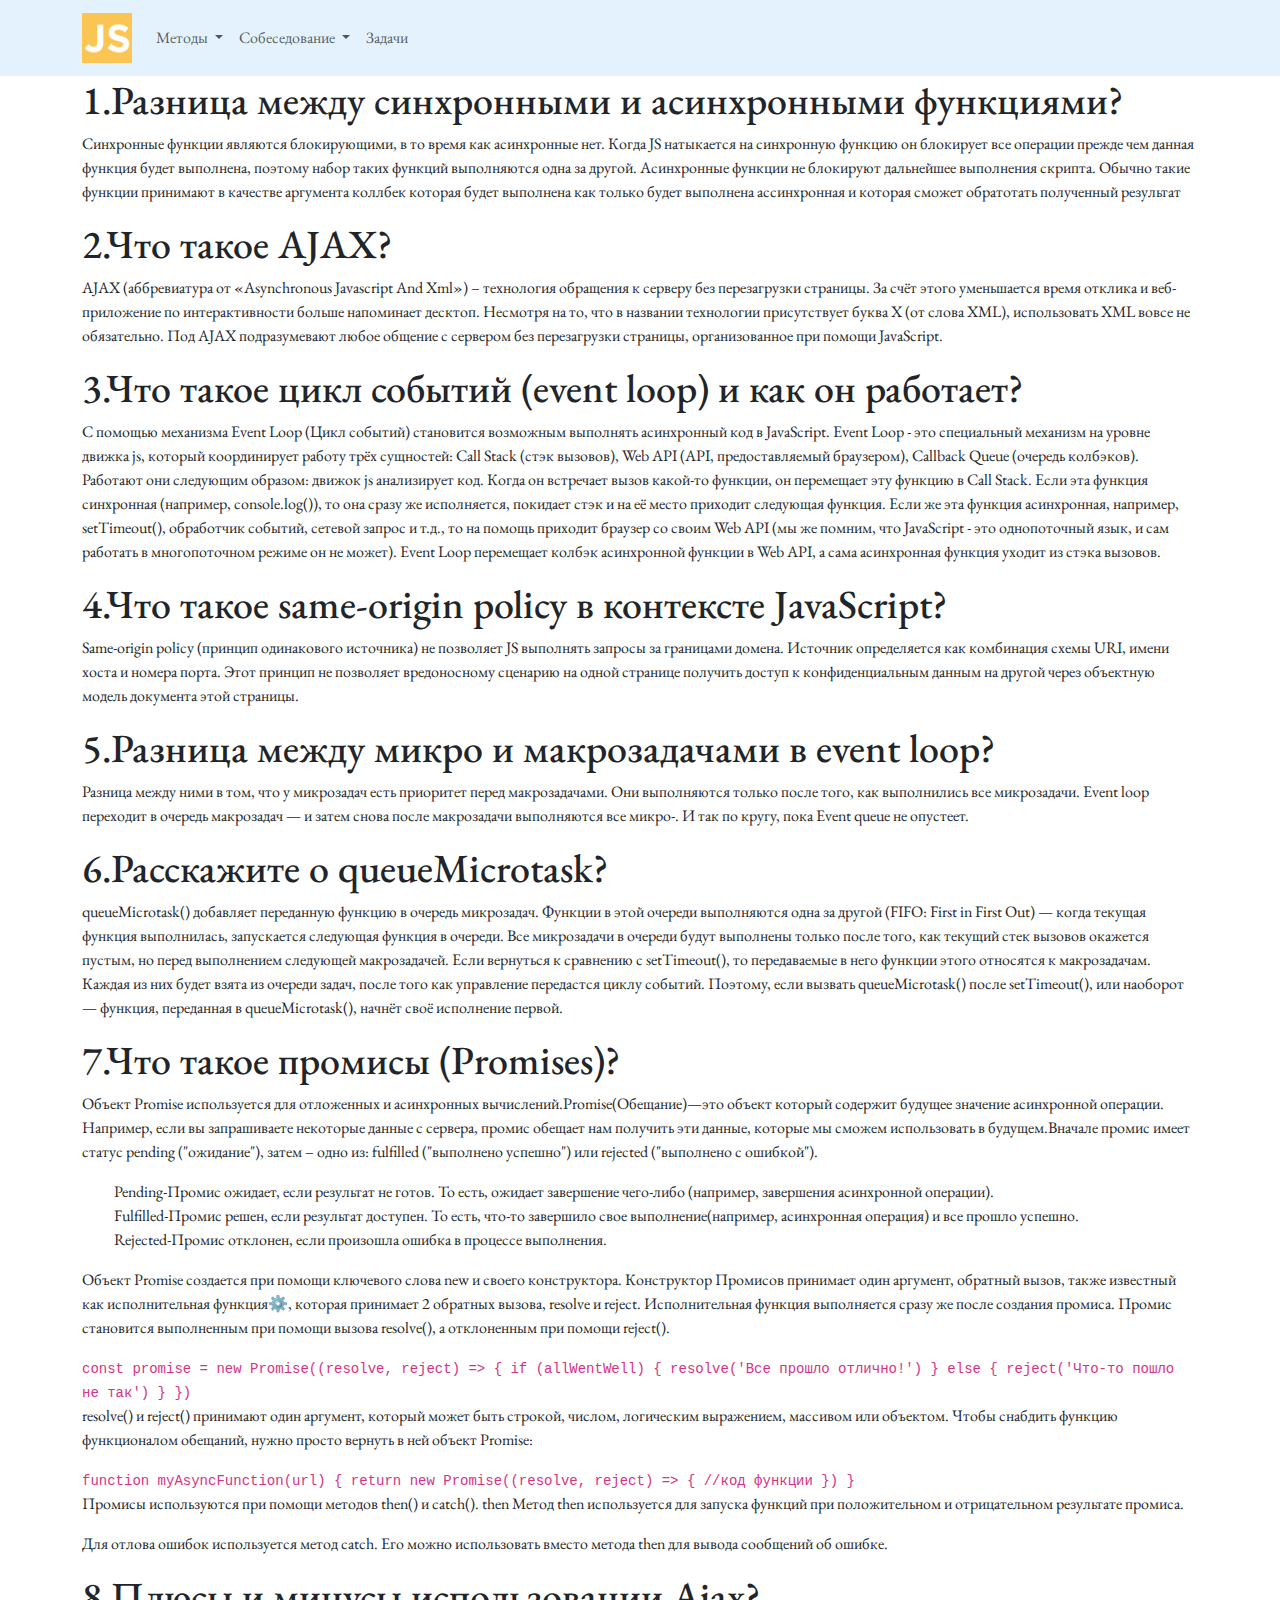
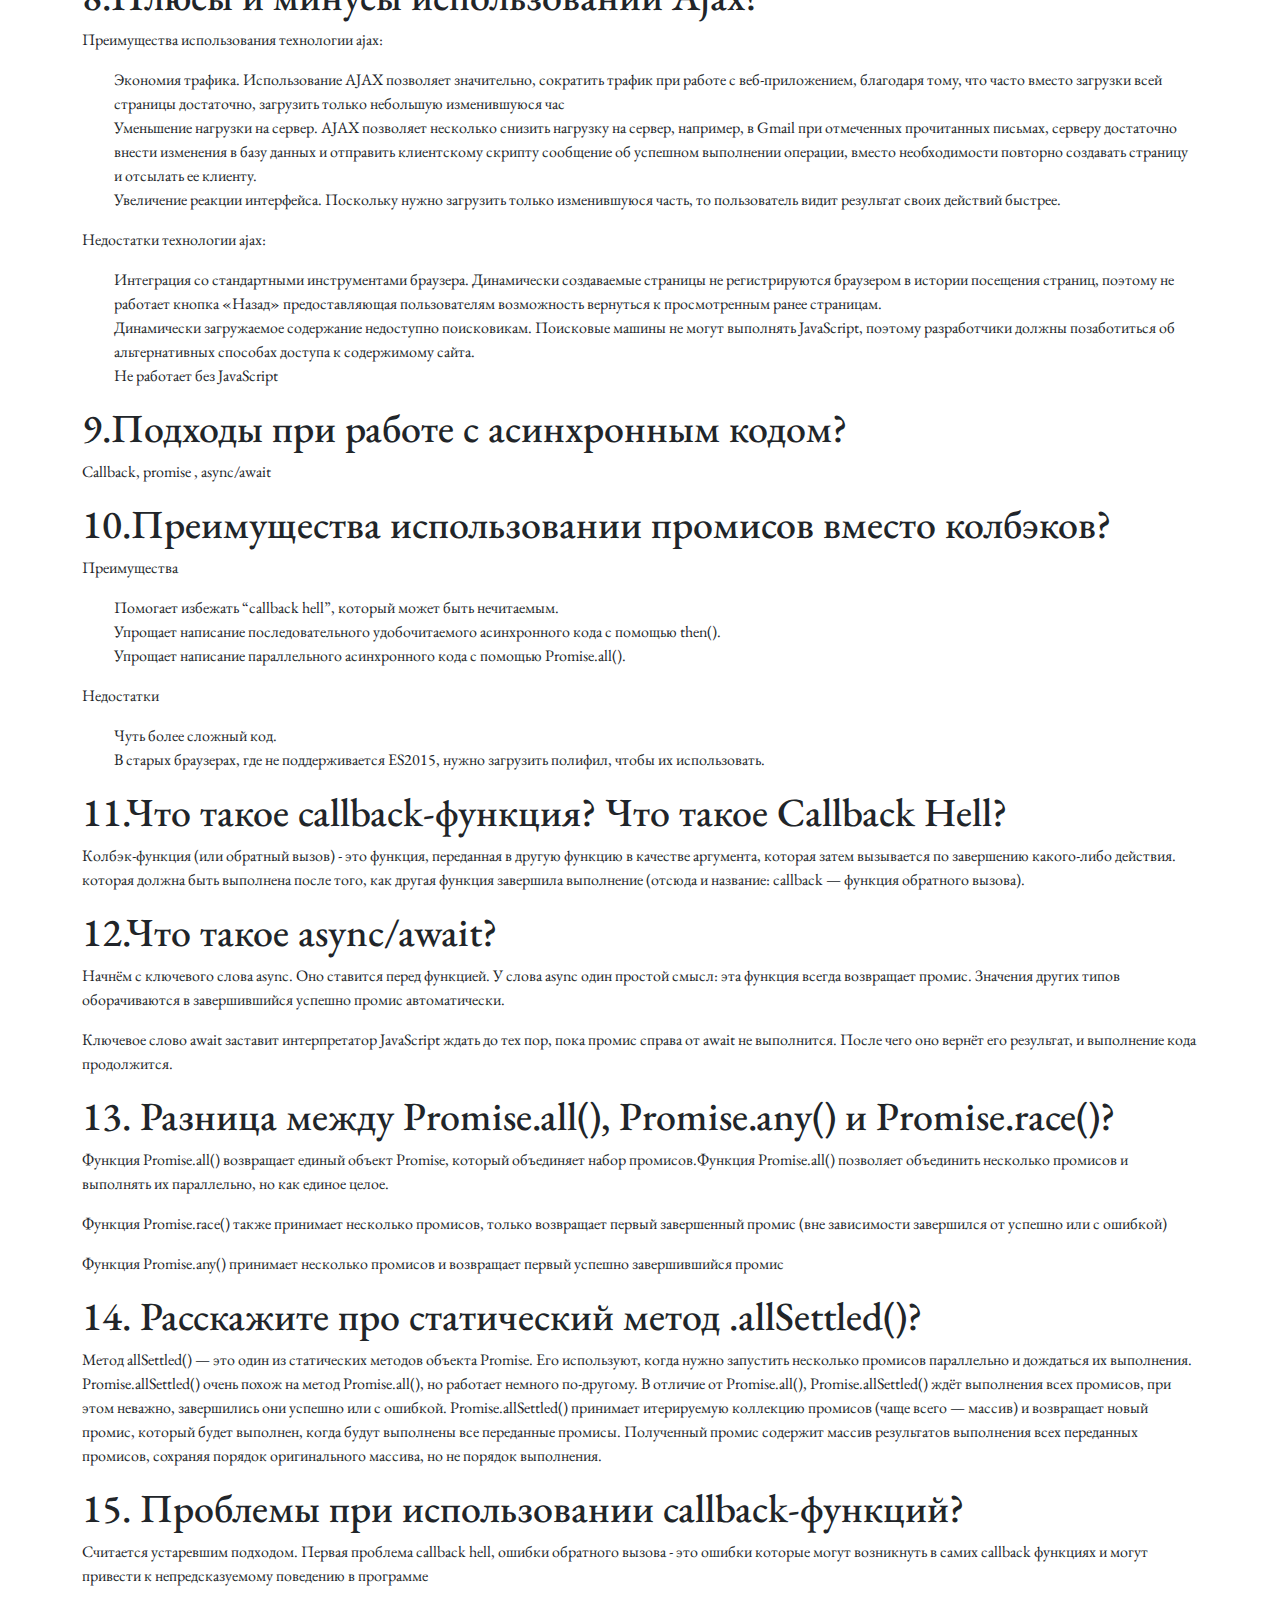
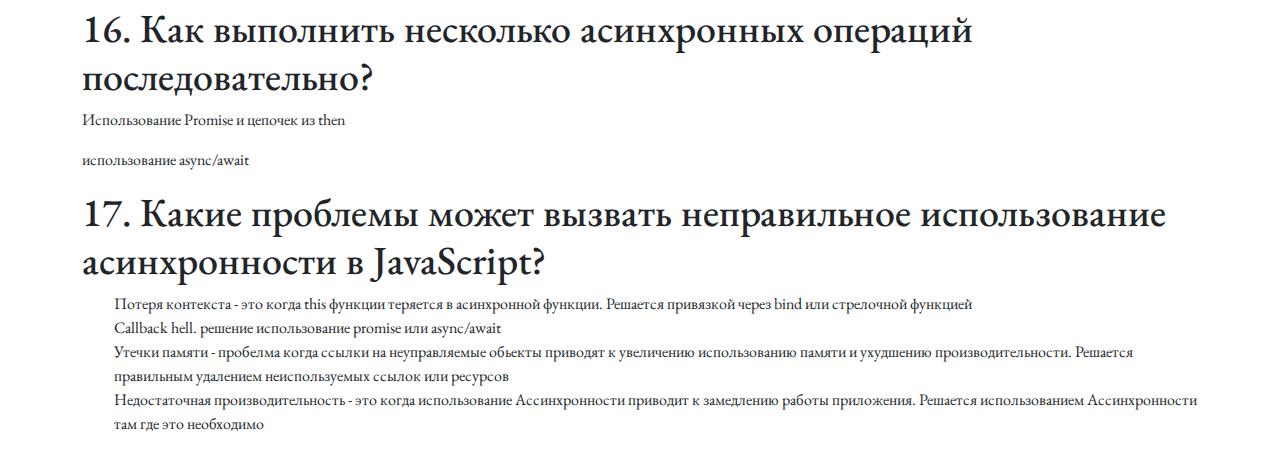
<file: js-async.html>
<!DOCTYPE html>
<html lang="en">
  <head>
    <meta charset="UTF-8" />
    <meta name="viewport" content="width=device-width, initial-scale=1.0" />
    <title>Ассинхронный JS</title>
    <link rel="stylesheet" href="css/style.css" />
    <link
      rel="stylesheet"
      href="https://cdn.jsdelivr.net/npm/bootstrap@5.2.3/dist/css/bootstrap.min.css"
    />
    <link rel="preconnect" href="https://fonts.googleapis.com" />
    <link rel="preconnect" href="https://fonts.gstatic.com" crossorigin />
    <link
      href="https://fonts.googleapis.com/css2?family=EB+Garamond:ital,wght@0,500;1,600&display=swap"
      rel="stylesheet"
    />
  </head>
  <body>
    <nav class="navbar navbar-expand-lg" style="background-color: #e3f2fd">
      <div class="container">
        <a class="navbar-brand" href="index.html">
          <img
            class="img-fluid"
            src="img/js.png"
            alt="JS"
            width="50"
            height="50"
          />
        </a>
        <button
          class="navbar-toggler"
          type="button"
          data-bs-toggle="collapse"
          data-bs-target="#navbarNavDropdown"
          aria-controls="navbarNavDropdown"
          aria-expanded="false"
          aria-label="Toggle navigation"
        >
          <span class="navbar-toggler-icon"></span>
        </button>
        <div class="collapse navbar-collapse" id="navbarNavDropdown">
          <ul class="navbar-nav">
            <li class="nav-item dropdown">
              <a
                class="nav-link dropdown-toggle"
                href="#"
                role="button"
                data-bs-toggle="dropdown"
                aria-expanded="false"
              >
                Методы
              </a>
              <ul class="dropdown-menu">
                <li><a class="dropdown-item" href="string.html">Строк</a></li>
                <li><a class="dropdown-item" href="array.html">Массивов</a></li>
                <li><a class="dropdown-item" href="#">Обьетов</a></li>
                <li>
                  <a class="dropdown-item" href="aboutDOM.html"
                    >События и DOM
                  </a>
                </li>
              </ul>
            </li>
            <li class="nav-item dropdown">
              <a
                class="nav-link dropdown-toggle"
                href="js-sobesed.html"
                role="button"
                data-bs-toggle="dropdown"
                aria-expanded="false"
              >
                Собеседование
              </a>
              <ul class="dropdown-menu">
                <li>
                  <a class="dropdown-item" href="js-sobesed.html">по JS</a>
                </li>
                <li>
                  <a class="dropdown-item" href="Js-in-brouser.html"
                    >по браузерному JS</a
                  >
                </li>
                <li>
                  <a class="dropdown-item" href="js-async.html"
                    >по асинхронному JS</a
                  >
                </li>
                <li><a class="dropdown-item" href="react.html">React</a></li>
              </ul>
            </li>
            <li class="nav-item">
              <a class="nav-link" href="#"> Задачи </a>
            </li>
          </ul>
        </div>
      </div>
    </nav>
    <div class="container">
      <h1 class="font-bold">
        1.Разница между синхронными и асинхронными функциями?
      </h1>
      <p>
        Синхронные функции являются блокирующими, в то время как асинхронные
        нет. Когда JS натыкается на синхронную функцию он блокирует все операции
        прежде чем данная функция будет выполнена, поэтому набор таких функций
        выполняются одна за другой. Асинхронные функции не блокируют дальнейшее
        выполнения скрипта. Обычно такие функции принимают в качестве аргумента
        коллбек которая будет выполнена как только будет выполнена ассинхронная
        и которая сможет обратотать полученный результат
      </p>
      <h1 class="font-bold">2.Что такое AJAX?</h1>
      <p>
        AJAX (аббревиатура от «Asynchronous Javascript And Xml») – технология
        обращения к серверу без перезагрузки страницы. За счёт этого уменьшается
        время отклика и веб-приложение по интерактивности больше напоминает
        десктоп. Несмотря на то, что в названии технологии присутствует буква X
        (от слова XML), использовать XML вовсе не обязательно. Под AJAX
        подразумевают любое общение с сервером без перезагрузки страницы,
        организованное при помощи JavaScript.
      </p>
      <h1 class="font-bold">
        3.Что такое цикл событий (event loop) и как он работает?
      </h1>
      <p>
        С помощью механизма Event Loop (Цикл событий) становится возможным
        выполнять асинхронный код в JavaScript. Event Loop - это специальный
        механизм на уровне движка js, который координирует работу трёх
        сущностей: Call Stack (стэк вызовов), Web API (API, предоставляемый
        браузером), Callback Queue (очередь колбэков). Работают они следующим
        образом: движок js анализирует код. Когда он встречает вызов какой-то
        функции, он перемещает эту функцию в Call Stack. Если эта функция
        синхронная (например, console.log()), то она сразу же исполняется,
        покидает стэк и на её место приходит следующая функция. Если же эта
        функция асинхронная, например, setTimeout(), обработчик событий, сетевой
        запрос и т.д., то на помощь приходит браузер со своим Web API (мы же
        помним, что JavaScript - это однопоточный язык, и сам работать в
        многопоточном режиме он не может). Event Loop перемещает колбэк
        асинхронной функции в Web API, а сама асинхронная функция уходит из
        стэка вызовов.
      </p>
      <h1 class="font-bold">
        4.Что такое same-origin policy в контексте JavaScript?
      </h1>
      <p>
        Same-origin policy (принцип одинакового источника) не позволяет JS
        выполнять запросы за границами домена. Источник определяется как
        комбинация схемы URI, имени хоста и номера порта. Этот принцип не
        позволяет вредоносному сценарию на одной странице получить доступ к
        конфиденциальным данным на другой через объектную модель документа этой
        страницы.
      </p>
      <h1 class="font-bold">
        5.Разница между микро и макрозадачами в event loop?
      </h1>
      <p>
        Разница между ними в том, что у микрозадач есть приоритет перед
        макрозадачами. Они выполняются только после того, как выполнились все
        микрозадачи. Event loop переходит в очередь макрозадач — и затем снова
        после макрозадачи выполняются все микро-. И так по кругу, пока Event
        queue не опустеет.
      </p>
      <h1 class="font-bold">6.Расскажите о queueMicrotask?</h1>
      <p>
        queueMicrotask() добавляет переданную функцию в очередь микрозадач.
        Функции в этой очереди выполняются одна за другой (FIFO: First in First
        Out) — когда текущая функция выполнилась, запускается следующая функция
        в очереди. Все микрозадачи в очереди будут выполнены только после того,
        как текущий стек вызовов окажется пустым, но перед выполнением следующей
        макрозадачей. Если вернуться к сравнению с setTimeout(), то передаваемые
        в него функции этого относятся к макрозадачам. Каждая из них будет взята
        из очереди задач, после того как управление передастся циклу событий.
        Поэтому, если вызвать queueMicrotask() после setTimeout(), или наоборот
        — функция, переданная в queueMicrotask(), начнёт своё исполнение первой.
      </p>
      <h1 class="font-bold">7.Что такое промисы (Promises)?</h1>
      <p>
        Объект Promise используется для отложенных и асинхронных
        вычислений.Promise(Обещание) — это объект который содержит будущее
        значение асинхронной операции. Например, если вы запрашиваете некоторые
        данные с сервера, промис обещает нам получить эти данные, которые мы
        сможем использовать в будущем.Вначале промис имеет статус pending
        ("ожидание"), затем – одно из: fulfilled ("выполнено успешно") или
        rejected ("выполнено с ошибкой").
      </p>
      <ul>
        <li>
          Pending - Промис ожидает, если результат не готов. То есть, ожидает
          завершение чего-либо (например, завершения асинхронной операции).
        </li>
        <li>
          Fulfilled - Промис решен, если результат доступен. То есть, что-то
          завершило свое выполнение(например, асинхронная операция) и все прошло
          успешно.
        </li>
        <li>
          Rejected - Промиc отклонен, если произошла ошибка в процессе
          выполнения.
        </li>
      </ul>
      <p>
        Объект Promise создается при помощи ключевого слова new и своего
        конструктора. Конструктор Промисов принимает один аргумент, обратный
        вызов, также известный как исполнительная функция⚙️, которая принимает 2
        обратных вызова, resolve и reject. Исполнительная функция выполняется
        сразу же после создания промиса. Промис становится выполненным при
        помощи вызова resolve(), а отклоненным при помощи reject().
      </p>
      <code
        >const promise = new Promise((resolve, reject) => { if (allWentWell) {
        resolve('Все прошло отлично!') } else { reject('Что-то пошло не так') }
        })</code
      >
      <p>
        resolve() и reject() принимают один аргумент, который может быть
        строкой, числом, логическим выражением, массивом или объектом. Чтобы
        снабдить функцию функционалом обещаний, нужно просто вернуть в ней
        объект Promise:
      </p>
      <code
        >function myAsyncFunction(url) { return new Promise((resolve, reject) =>
        { //код функции }) }</code
      >
      <p>
        Промисы используются при помощи методов then() и catch(). then Метод
        then используется для запуска функций при положительном и отрицательном
        результате промиса.
      </p>
      <p>
        Для отлова ошибок используется метод catch. Его можно использовать
        вместо метода then для вывода сообщений об ошибке.
      </p>
      <h1 class="font-bold">8.Плюсы и минусы использовании Ajax?</h1>
      <p>Преимущества использования технологии ajax:</p>
      <ul>
        <li>
          Экономия трафика. Использование AJAX позволяет значительно, сократить
          трафик при работе с веб-приложением, благодаря тому, что часто вместо
          загрузки всей страницы достаточно, загрузить только небольшую
          изменившуюся час
        </li>
        <li>
          Уменьшение нагрузки на сервер. AJAX позволяет несколько снизить
          нагрузку на сервер, например, в Gmail при отмеченных прочитанных
          письмах, серверу достаточно внести изменения в базу данных и отправить
          клиентскому скрипту сообщение об успешном выполнении операции, вместо
          необходимости повторно создавать страницу и отсылать ее клиенту.
        </li>
        <li>
          Увеличение реакции интерфейса. Поскольку нужно загрузить только
          изменившуюся часть, то пользователь видит результат своих действий
          быстрее.
        </li>
      </ul>
      <p>Недостатки технологии ajax:</p>
      <ul>
        <li>
          Интеграция со стандартными инструментами браузера. Динамически
          создаваемые страницы не регистрируются браузером в истории посещения
          страниц, поэтому не работает кнопка «Назад» предоставляющая
          пользователям возможность вернуться к просмотренным ранее страницам.
        </li>
        <li>
          Динамически загружаемое содержание недоступно поисковикам. Поисковые
          машины не могут выполнять JavaScript, поэтому разработчики должны
          позаботиться об альтернативных способах доступа к содержимому сайта.
        </li>
        <li>Не работает без JavaScript</li>
      </ul>
      <h1 class="font-bold">9.Подходы при работе с асинхронным кодом?</h1>
      <p>Callback, promise , async/await</p>
      <h1 class="font-bold">
        10.Преимущества использовании промисов вместо колбэков?
      </h1>
      <p>Преимущества</p>
      <ul>
        <li>
          Помогает избежать “callback hell”, который может быть нечитаемым.
        </li>
        <li>
          Упрощает написание последовательного удобочитаемого асинхронного кода
          с помощью then().
        </li>
        <li>
          Упрощает написание параллельного асинхронного кода с помощью
          Promise.all().
        </li>
      </ul>
      <p>Недостатки</p>
      <ul>
        <li>Чуть более сложный код.</li>
        <li>
          В старых браузерах, где не поддерживается ES2015, нужно загрузить
          полифил, чтобы их использовать.
        </li>
      </ul>
      <h1 class="font-bold">
        11.Что такое callback-функция? Что такое Callback Hell?
      </h1>
      <p>
        Колбэк-функция (или обратный вызов) - это функция, переданная в другую
        функцию в качестве аргумента, которая затем вызывается по завершению
        какого-либо действия. которая должна быть выполнена после того, как
        другая функция завершила выполнение (отсюда и название: callback —
        функция обратного вызова).
      </p>
      <h1 class="font-bold">12.Что такое async/await?</h1>
      <p>
        Начнём с ключевого слова async. Оно ставится перед функцией. У слова
        async один простой смысл: эта функция всегда возвращает промис. Значения
        других типов оборачиваются в завершившийся успешно промис автоматически.
      </p>
      <p>
        Ключевое слово await заставит интерпретатор JavaScript ждать до тех пор,
        пока промис справа от await не выполнится. После чего оно вернёт его
        результат, и выполнение кода продолжится.
      </p>
      <h1 class="font-bold">
        13. Разница между Promise.all(), Promise.any() и Promise.race()?
      </h1>
      <p>
        Функция Promise.all() возвращает единый объект Promise, который
        объединяет набор промисов.Функция Promise.all() позволяет объединить
        несколько промисов и выполнять их параллельно, но как единое целое.
      </p>
      <p>
        Функция Promise.race() также принимает несколько промисов, только
        возвращает первый завершенный промис (вне зависимости завершился от
        успешно или с ошибкой)
      </p>
      <p>
        Функция Promise.any() принимает несколько промисов и возвращает первый
        успешно завершившийся промис
      </p>
      <h1 class="font-bold">
        14. Расскажите про статический метод .allSettled()?
      </h1>
      <p>
        Метод allSettled() — это один из статических методов объекта Promise.
        Его используют, когда нужно запустить несколько промисов параллельно и
        дождаться их выполнения. Promise.allSettled() очень похож на метод
        Promise.all(), но работает немного по-другому. В отличие от
        Promise.all(), Promise.allSettled() ждёт выполнения всех промисов, при
        этом неважно, завершились они успешно или с ошибкой.
        Promise.allSettled() принимает итерируемую коллекцию промисов (чаще
        всего — массив) и возвращает новый промис, который будет выполнен, когда
        будут выполнены все переданные промисы. Полученный промис содержит
        массив результатов выполнения всех переданных промисов, сохраняя порядок
        оригинального массива, но не порядок выполнения.
      </p>
      <h1 class="font-bold">
        15. Проблемы при использовании callback-функций?
      </h1>
      <p>
        Считается устаревшим подходом. Первая проблема callback hell, ошибки
        обратного вызова - это ошибки которые могут возникнуть в самих callback
        функциях и могут привести к непредсказуемому поведению в программе
      </p>
      <h1 class="font-bold">
        16. Как выполнить несколько асинхронных операций последовательно?
      </h1>
      <p>Использование Promise и цепочек из then</p>
      <p>использование async/await</p>
      <h1 class="font-bold">
        17. Какие проблемы может вызвать неправильное использование
        асинхронности в JavaScript?
      </h1>
      <ul>
        <li>
          Потеря контекста - это когда this функции теряется в асинхронной
          функции. Решается привязкой через bind или стрелочной функцией
        </li>
        <li>Callback hell. решение использование promise или async/await</li>
        <li>
          Утечки памяти - пробелма когда ссылки на неуправляемые обьекты
          приводят к увеличению использованию памяти и ухудшению
          производительности. Решается правильным удалением неиспользуемых
          ссылок или ресурсов
        </li>
        <li>
          Недостаточная производительность - это когда использование
          Ассинхронности приводит к замедлению работы приложения. Решается
          использованием Ассинхронности там где это необходимо
        </li>
      </ul>
    </div>
    <script src="app.js"></script>
    <script src="https://cdn.jsdelivr.net/npm/bootstrap@5.2.3/dist/js/bootstrap.bundle.min.js"></script>
  </body>
</html>
</file>
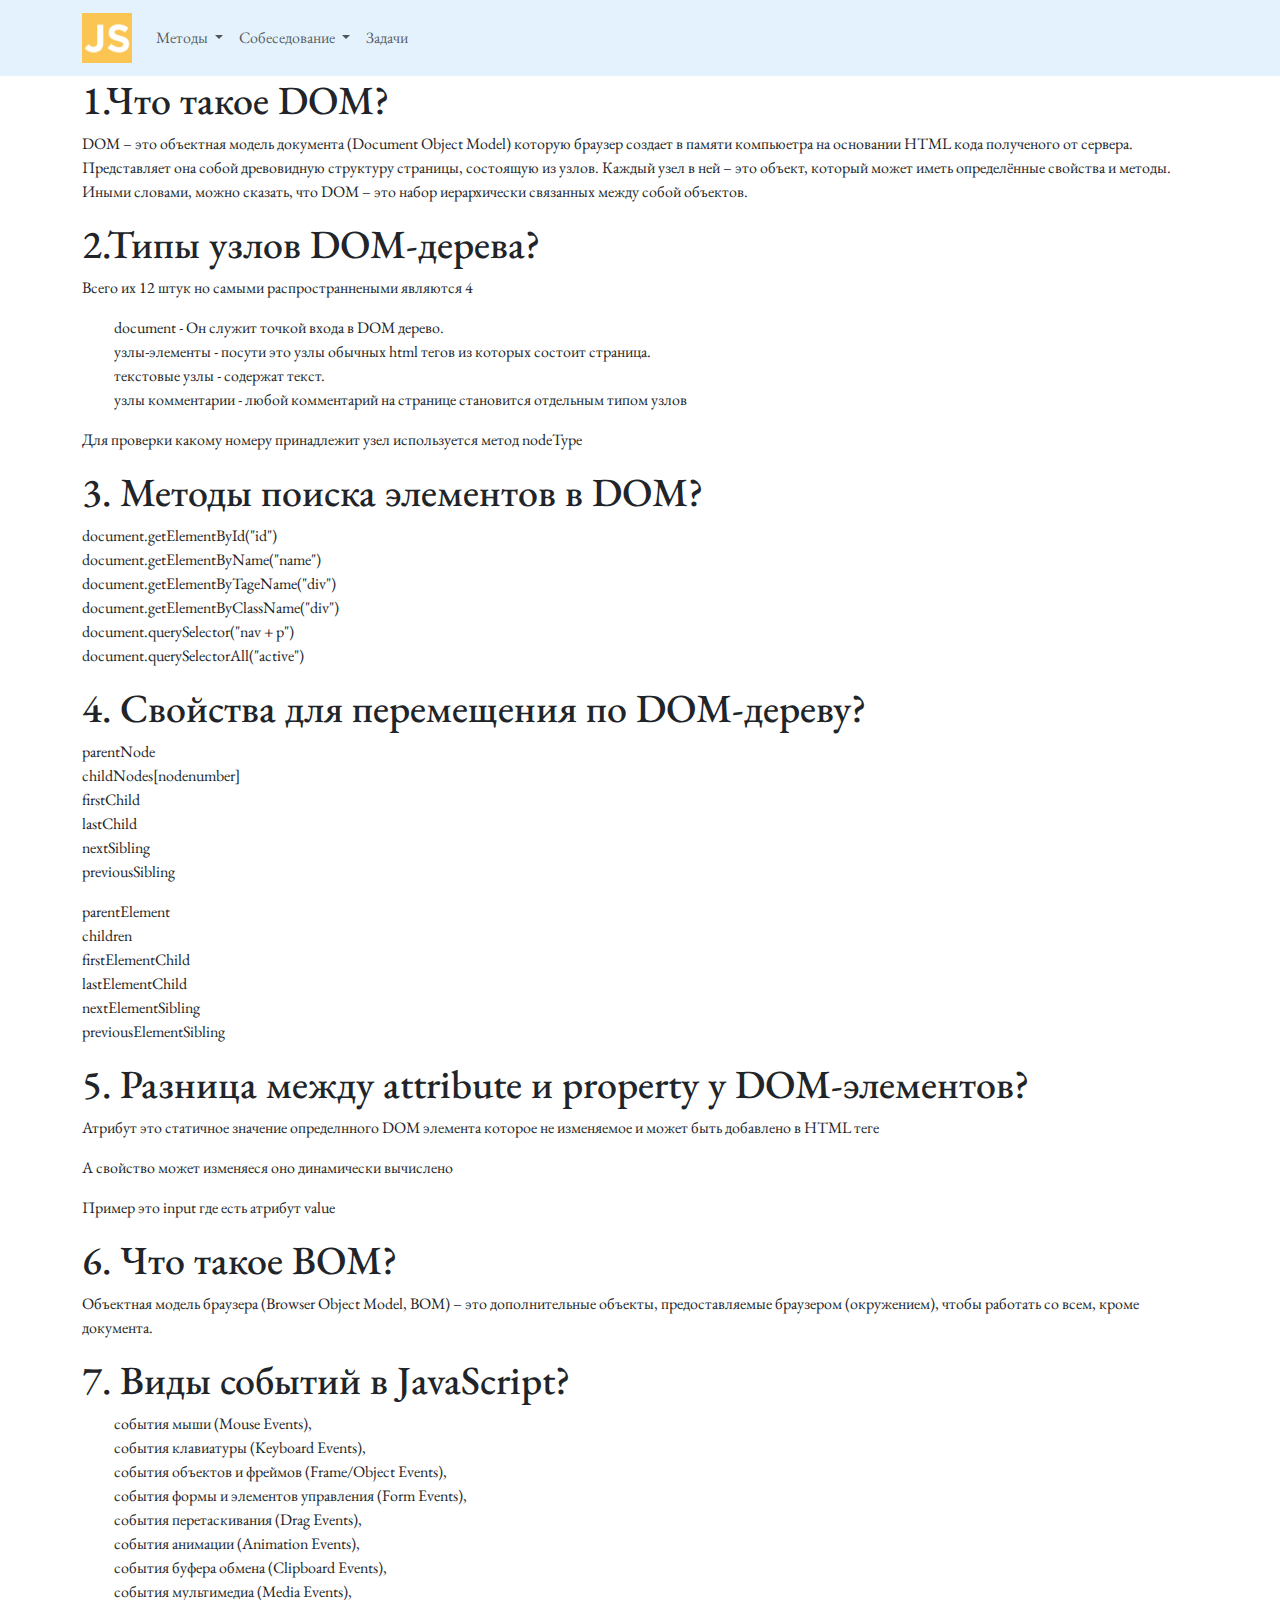
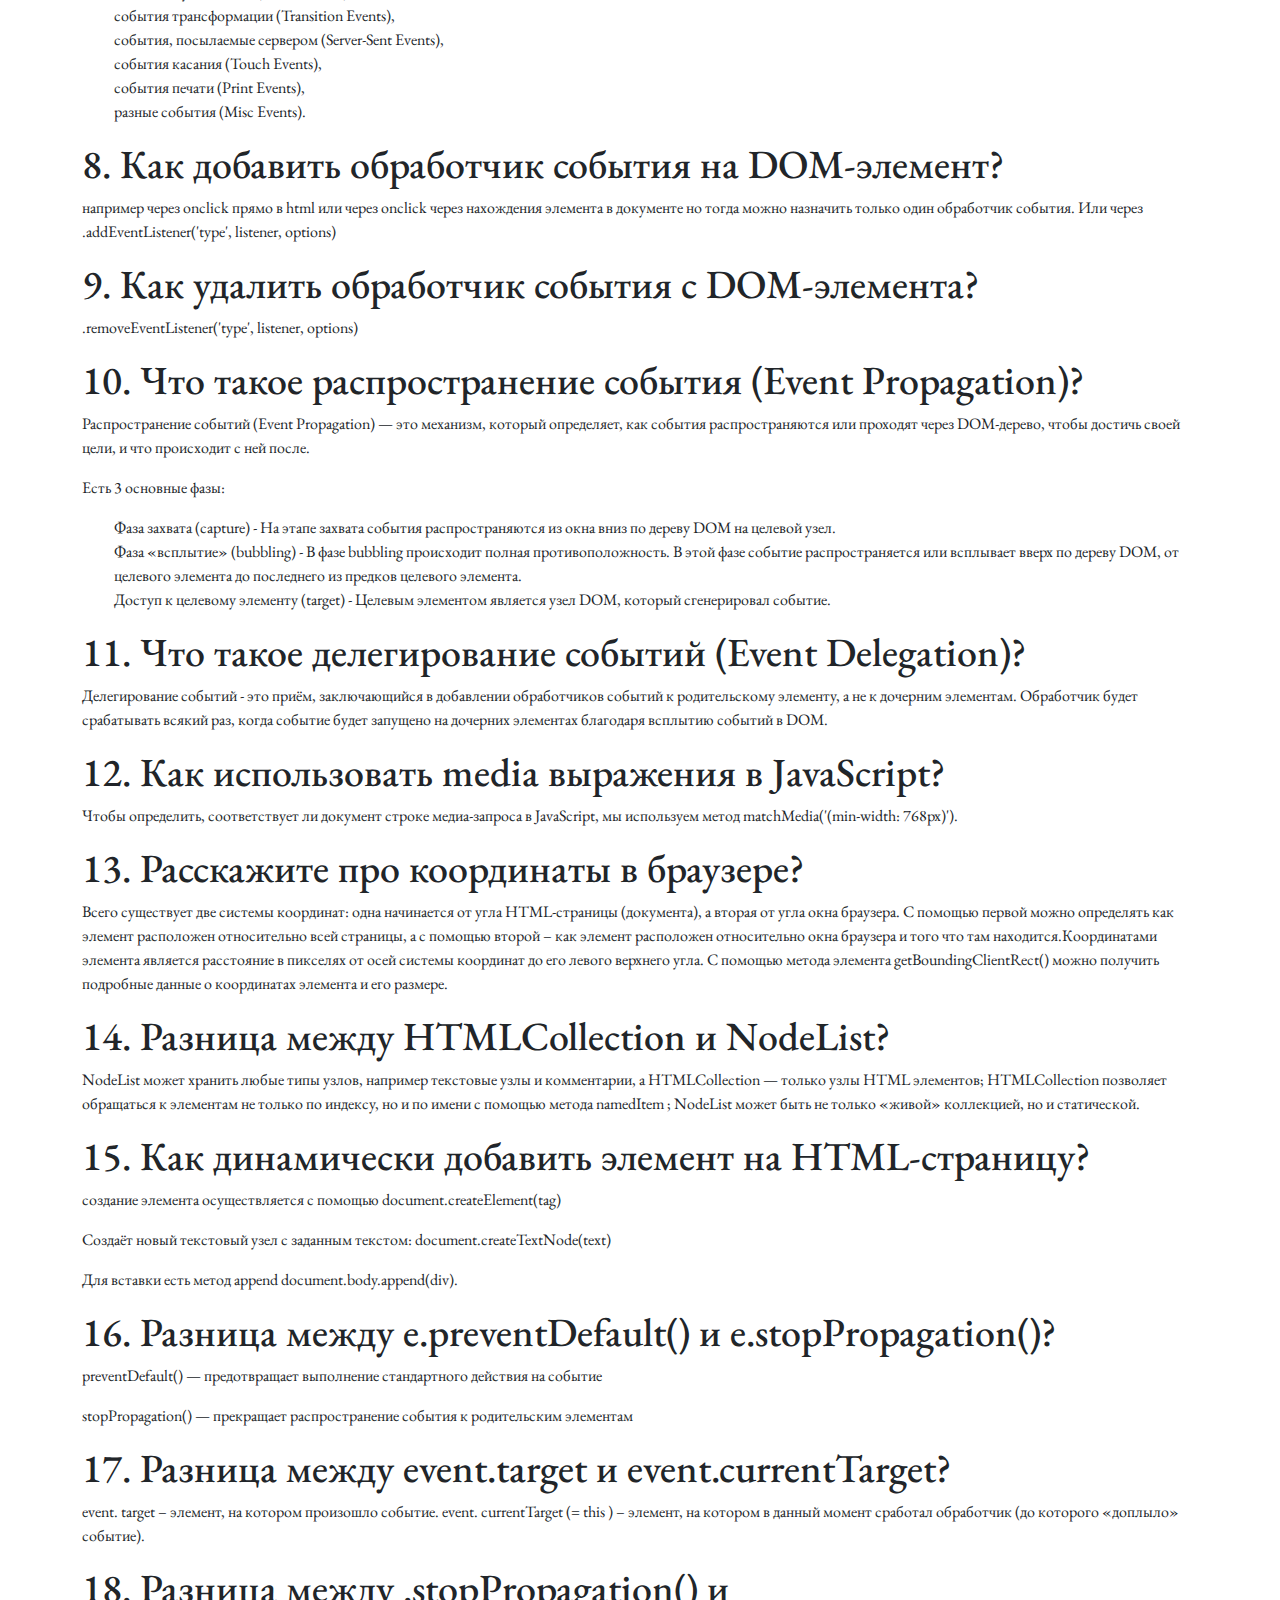
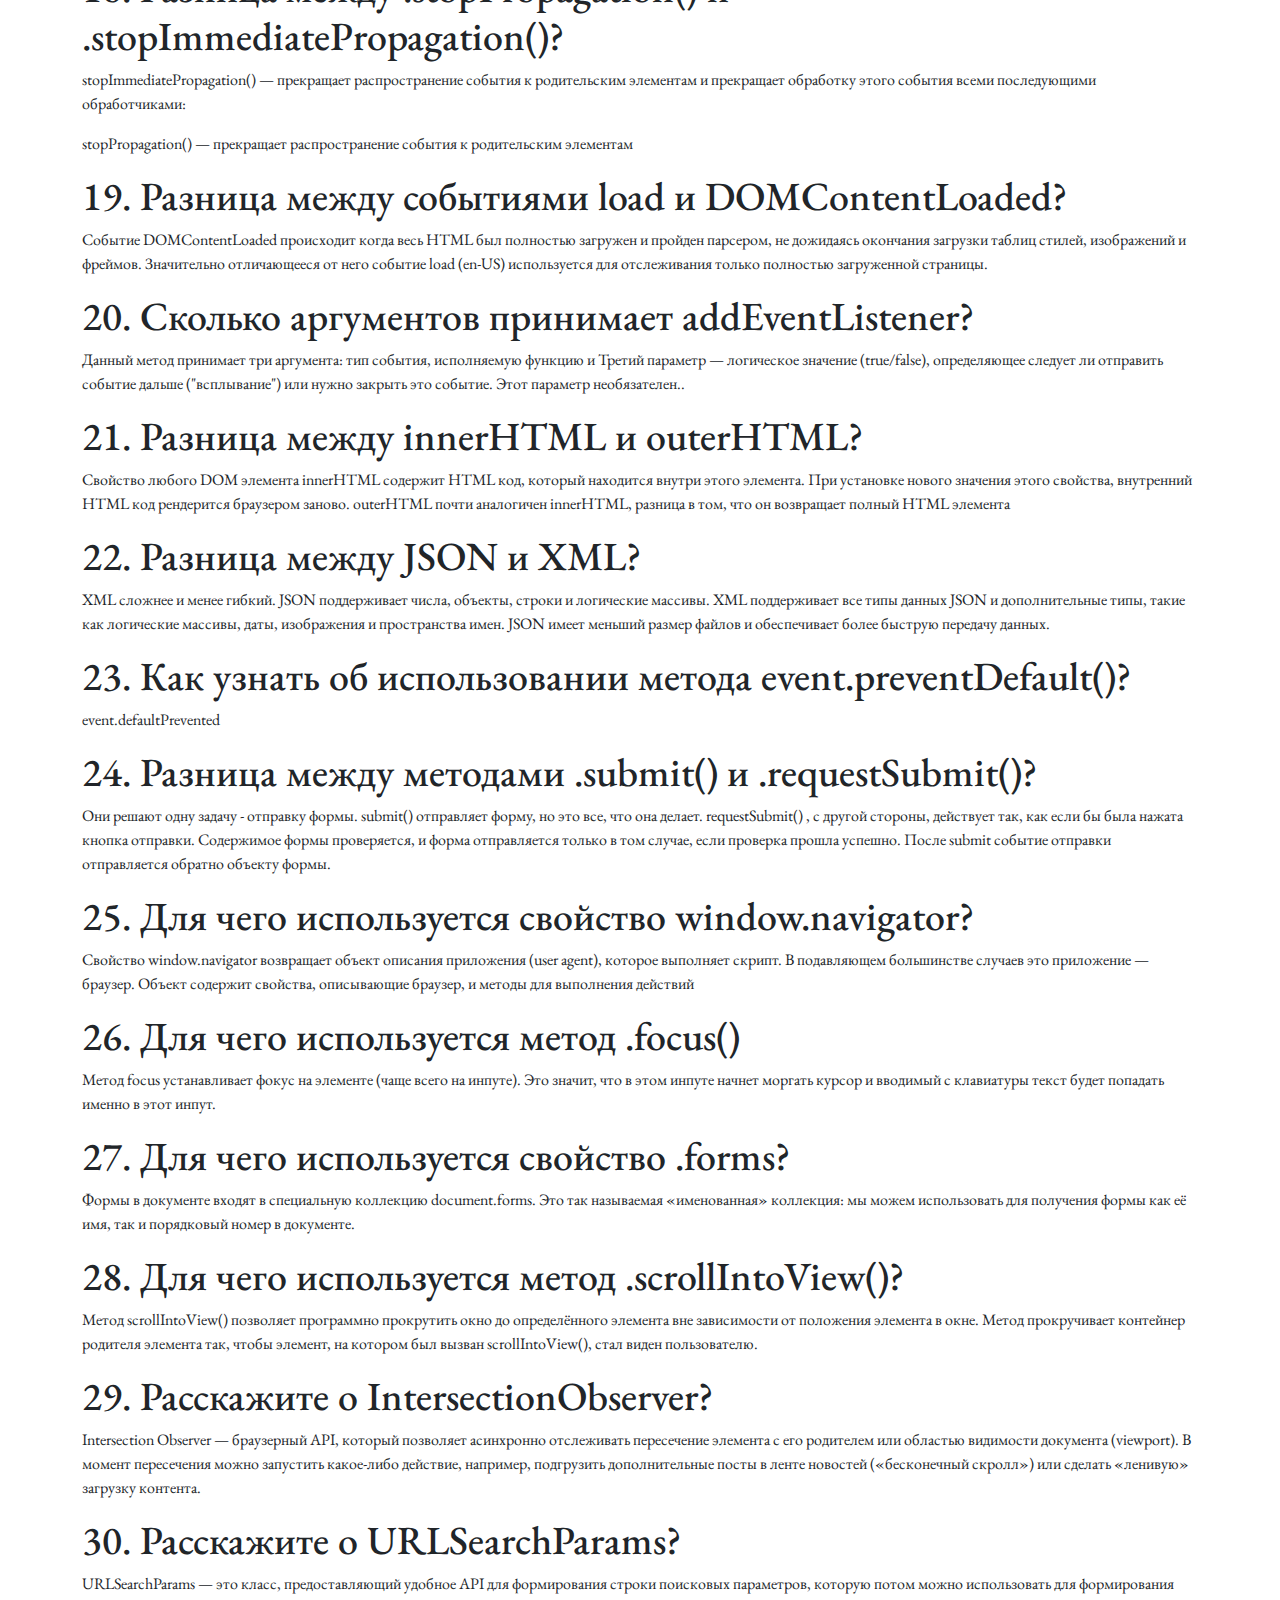
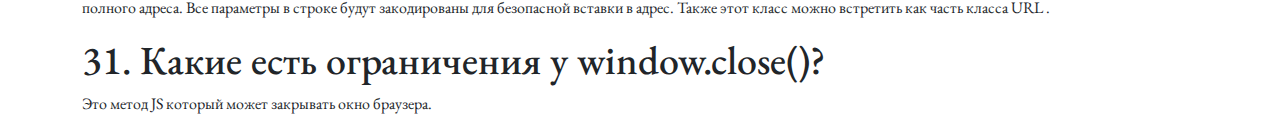
<file: Js-in-brouser.html>
<!DOCTYPE html>
<html lang="en">
  <head>
    <meta charset="UTF-8" />
    <meta name="viewport" content="width=device-width, initial-scale=1.0" />
    <title>Работа JS в браузере</title>
    <link rel="stylesheet" href="css/style.css" />
    <link
      rel="stylesheet"
      href="https://cdn.jsdelivr.net/npm/bootstrap@5.2.3/dist/css/bootstrap.min.css"
    />
    <link rel="preconnect" href="https://fonts.googleapis.com" />
    <link rel="preconnect" href="https://fonts.gstatic.com" crossorigin />
    <link
      href="https://fonts.googleapis.com/css2?family=EB+Garamond:ital,wght@0,500;1,600&display=swap"
      rel="stylesheet"
    />
  </head>
  <body>
    <nav class="navbar navbar-expand-lg" style="background-color: #e3f2fd">
      <div class="container">
        <a class="navbar-brand" href="index.html">
          <img
            class="img-fluid"
            src="img/js.png"
            alt="JS"
            width="50"
            height="50"
          />
        </a>
        <button
          class="navbar-toggler"
          type="button"
          data-bs-toggle="collapse"
          data-bs-target="#navbarNavDropdown"
          aria-controls="navbarNavDropdown"
          aria-expanded="false"
          aria-label="Toggle navigation"
        >
          <span class="navbar-toggler-icon"></span>
        </button>
        <div class="collapse navbar-collapse" id="navbarNavDropdown">
          <ul class="navbar-nav">
            <li class="nav-item dropdown">
              <a
                class="nav-link dropdown-toggle"
                href="#"
                role="button"
                data-bs-toggle="dropdown"
                aria-expanded="false"
              >
                Методы
              </a>
              <ul class="dropdown-menu">
                <li><a class="dropdown-item" href="string.html">Строк</a></li>
                <li><a class="dropdown-item" href="array.html">Массивов</a></li>
                <li><a class="dropdown-item" href="#">Обьетов</a></li>
                <li>
                  <a class="dropdown-item" href="aboutDOM.html"
                    >События и DOM
                  </a>
                </li>
              </ul>
            </li>
            <li class="nav-item dropdown">
              <a
                class="nav-link dropdown-toggle"
                href="js-sobesed.html"
                role="button"
                data-bs-toggle="dropdown"
                aria-expanded="false"
              >
                Собеседование
              </a>
              <ul class="dropdown-menu">
                <li>
                  <a class="dropdown-item" href="js-sobesed.html"
                    >по языку JS</a
                  >
                </li>
                <li>
                  <a class="dropdown-item" href="Js-in-brouser.html"
                    >по браузерному JS</a
                  >
                </li>
                <li>
                  <a class="dropdown-item" href="js-async.html"
                    >по асинхронному JS</a
                  >
                </li>
                <li><a class="dropdown-item" href="react.html">React</a></li>
              </ul>
            </li>
            <li class="nav-item">
              <a class="nav-link" href="#"> Задачи </a>
            </li>
          </ul>
        </div>
      </div>
    </nav>
    <div class="container">
      <h1 class="font-bold">1.Что такое DOM?</h1>
      <p>
        DOM – это объектная модель документа (Document Object Model) которую
        браузер создает в памяти компьюетра на основании HTML кода полученого от
        сервера. Представляет она собой древовидную структуру страницы,
        состоящую из узлов. Каждый узел в ней – это объект, который может иметь
        определённые свойства и методы. Иными словами, можно сказать, что DOM –
        это набор иерархически связанных между собой объектов.
      </p>
      <h1 class="font-bold">2.Типы узлов DOM-дерева?</h1>
      <p>Всего их 12 штук но самыми распространнеными являются 4</p>
      <ul>
        <li>document - Он служит точкой входа в DOM дерево.</li>
        <li>
          узлы-элементы - посути это узлы обычных html тегов из которых состоит
          страница.
        </li>
        <li>текстовые узлы - содержат текст.</li>
        <li>
          узлы комментарии - любой комментарий на странице становится отдельным
          типом узлов
        </li>
      </ul>
      <p>
        Для проверки какому номеру принадлежит узел используется метод nodeType
      </p>
      <h1 class="font-bold">3. Методы поиска элементов в DOM?</h1>
      <p>
        document.getElementById("id") <br />
        document.getElementByName("name") <br />
        document.getElementByTageName("div") <br />
        document.getElementByClassName("div") <br />
        document.querySelector("nav + p") <br />
        document.querySelectorAll("active") <br />
      </p>
      <h1 class="font-bold">4. Свойства для перемещения по DOM-дереву?</h1>
      <p>
        parentNode <br />
        childNodes[nodenumber] <br />
        firstChild <br />
        lastChild <br />
        nextSibling <br />
        previousSibling
      </p>
      <p>
        parentElement <br />
        children <br />
        firstElementChild <br />
        lastElementChild <br />
        nextElementSibling <br />
        previousElementSibling <br />
      </p>
      <h1 class="font-bold">
        5. Разница между attribute и property у DOM-элементов?
      </h1>
      <p>
        Атрибут это статичное значение определнного DOM элемента которое не
        изменяемое и может быть добавлено в HTML теге
      </p>
      <p>А свойство может изменяеся оно динамически вычислено</p>
      <p>Пример это input где есть атрибут value</p>
      <h1 class="font-bold">6. Что такое BOM?</h1>
      <p>
        Объектная модель браузера (Browser Object Model, BOM) – это
        дополнительные объекты, предоставляемые браузером (окружением), чтобы
        работать со всем, кроме документа.
      </p>
      <h1 class="font-bold">7. Виды событий в JavaScript?</h1>
      <ul>
        события мыши (Mouse Events),
        <br />
        события клавиатуры (Keyboard Events),
        <br />
        события объектов и фреймов (Frame/Object Events),
        <br />
        события формы и элементов управления (Form Events),
        <br />
        события перетаскивания (Drag Events),
        <br />
        события анимации (Animation Events),
        <br />
        события буфера обмена (Clipboard Events),
        <br />
        события мультимедиа (Media Events),
        <br />
        события трансформации (Transition Events),
        <br />
        события, посылаемые сервером (Server-Sent Events),
        <br />
        события касания (Touch Events),
        <br />
        события печати (Print Events),
        <br />
        разные события (Misc Events).
      </ul>
      <h1 class="font-bold">
        8. Как добавить обработчик события на DOM-элемент?
      </h1>
      <p>
        например через onclick прямо в html или через onclick через нахождения
        элемента в документе но тогда можно назначить только один обработчик
        события. Или через .addEventListener('type', listener, options)
      </p>
      <h1 class="font-bold">
        9. Как удалить обработчик события с DOM-элемента?
      </h1>
      <p>.removeEventListener('type', listener, options)</p>
      <h1 class="font-bold">
        10. Что такое распространение события (Event Propagation)?
      </h1>
      <p>
        Распространение событий (Event Propagation) — это механизм, который
        определяет, как события распространяются или проходят через DOM-дерево,
        чтобы достичь своей цели, и что происходит с ней после.
      </p>
      <p>Есть 3 основные фазы:</p>
      <ul>
        <li>
          Фаза захвата (capture) - На этапе захвата события распространяются из
          окна вниз по дереву DOM на целевой узел.
        </li>
        <li>
          Фаза «всплытие» (bubbling) - В фазе bubbling происходит полная
          противоположность. В этой фазе событие распространяется или всплывает
          вверх по дереву DOM, от целевого элемента до последнего из предков
          целевого элемента.
        </li>
        <li>
          Доступ к целевому элементу (target) - Целевым элементом является узел
          DOM, который сгенерировал событие.
        </li>
      </ul>
      <h1 class="font-bold">
        11. Что такое делегирование событий (Event Delegation)?
      </h1>
      <p>
        Делегирование событий - это приём, заключающийся в добавлении
        обработчиков событий к родительскому элементу, а не к дочерним
        элементам. Обработчик будет срабатывать всякий раз, когда событие будет
        запущено на дочерних элементах благодаря всплытию событий в DOM.
      </p>
      <h1 class="font-bold">
        12. Как использовать media выражения в JavaScript?
      </h1>
      <p>
        Чтобы определить, соответствует ли документ строке медиа-запроса в
        JavaScript, мы используем метод matchMedia('(min-width: 768px)').
      </p>
      <h1 class="font-bold">13. Расскажите про координаты в браузере?</h1>
      <p>
        Всего существует две системы координат: одна начинается от угла
        HTML-страницы (документа), а вторая от угла окна браузера. С помощью
        первой можно определять как элемент расположен относительно всей
        страницы, а с помощью второй – как элемент расположен относительно окна
        браузера и того что там находится.Координатами элемента является
        расстояние в пикселях от осей системы координат до его левого верхнего
        угла. С помощью метода элемента getBoundingClientRect() можно получить
        подробные данные о координатах элемента и его размере.
      </p>
      <h1 class="font-bold">14. Разница между HTMLCollection и NodeList?</h1>
      <p>
        NodeList может хранить любые типы узлов, например текстовые узлы и
        комментарии, а HTMLCollection — только узлы HTML элементов;
        HTMLCollection позволяет обращаться к элементам не только по индексу, но
        и по имени с помощью метода namedItem ; NodeList может быть не только
        «живой» коллекцией, но и статической.
      </p>
      <h1 class="font-bold">
        15. Как динамически добавить элемент на HTML-страницу?
      </h1>
      <p>
        создание элемента осуществляется с помощью document.createElement(tag)
      </p>
      <p>
        Создаёт новый текстовый узел с заданным текстом:
        document.createTextNode(text)
      </p>
      <p>Для вставки есть метод append document.body.append(div).</p>
      <h1 class="font-bold">
        16. Разница между e.preventDefault() и e.stopPropagation()?
      </h1>
      <p>
        preventDefault() — предотвращает выполнение стандартного действия на
        событие
      </p>
      <p>
        stopPropagation() — прекращает распространение события к родительским
        элементам
      </p>
      <h1 class="font-bold">
        17. Разница между event.target и event.currentTarget?
      </h1>
      <p>
        event. target – элемент, на котором произошло событие. event.
        currentTarget (= this ) – элемент, на котором в данный момент сработал
        обработчик (до которого «доплыло» событие).
      </p>
      <h1 class="font-bold">
        18. Разница между .stopPropagation() и .stopImmediatePropagation()?
      </h1>
      <p>
        stopImmediatePropagation() — прекращает распространение события к
        родительским элементам и прекращает обработку этого события всеми
        последующими обработчиками:
      </p>
      <p>
        stopPropagation() — прекращает распространение события к родительским
        элементам
      </p>
      <h1 class="font-bold">
        19. Разница между событиями load и DOMContentLoaded?
      </h1>
      <p>
        Событие DOMContentLoaded происходит когда весь HTML был полностью
        загружен и пройден парсером, не дожидаясь окончания загрузки таблиц
        стилей, изображений и фреймов. Значительно отличающееся от него событие
        load (en-US) используется для отслеживания только полностью загруженной
        страницы.
      </p>
      <h1 class="font-bold">
        20. Сколько аргументов принимает addEventListener?
      </h1>
      <p>
        Данный метод принимает три аргумента: тип события, исполняемую функцию и
        Третий параметр — логическое значение (true/false), определяющее следует
        ли отправить событие дальше ("всплывание") или нужно закрыть это
        событие. Этот параметр необязателен..
      </p>
      <h1 class="font-bold">21. Разница между innerHTML и outerHTML?</h1>
      <p>
        Свойство любого DOM элемента innerHTML содержит HTML код, который
        находится внутри этого элемента. При установке нового значения этого
        свойства, внутренний HTML код рендерится браузером заново. outerHTML
        почти аналогичен innerHTML, разница в том, что он возвращает полный HTML
        элемента
      </p>
      <h1 class="font-bold">22. Разница между JSON и XML?</h1>
      <p>
        XML сложнее и менее гибкий. JSON поддерживает числа, объекты, строки и
        логические массивы. XML поддерживает все типы данных JSON и
        дополнительные типы, такие как логические массивы, даты, изображения и
        пространства имен. JSON имеет меньший размер файлов и обеспечивает более
        быструю передачу данных.
      </p>
      <h1 class="font-bold">
        23. Как узнать об использовании метода event.preventDefault()?
      </h1>
      <p>event.defaultPrevented</p>
      <h1 class="font-bold">
        24. Разница между методами .submit() и .requestSubmit()?
      </h1>
      <p>
        Они решают одну задачу - отправку формы. submit() отправляет форму, но
        это все, что она делает. requestSubmit() , с другой стороны, действует
        так, как если бы была нажата кнопка отправки. Содержимое формы
        проверяется, и форма отправляется только в том случае, если проверка
        прошла успешно. После submit событие отправки отправляется обратно
        объекту формы.
      </p>
      <h1 class="font-bold">
        25. Для чего используется свойство window.navigator?
      </h1>
      <p>
        Свойство window.navigator возвращает объект описания приложения (user
        agent), которое выполняет скрипт. В подавляющем большинстве случаев это
        приложение — браузер. Объект содержит свойства, описывающие браузер, и
        методы для выполнения действий
      </p>
      <h1 class="font-bold">26. Для чего используется метод .focus()</h1>
      <p>
        Метод focus устанавливает фокус на элементе (чаще всего на инпуте). Это
        значит, что в этом инпуте начнет моргать курсор и вводимый с клавиатуры
        текст будет попадать именно в этот инпут.
      </p>
      <h1 class="font-bold">27. Для чего используется свойство .forms?</h1>
      <p>
        Формы в документе входят в специальную коллекцию document.forms. Это так
        называемая «именованная» коллекция: мы можем использовать для получения
        формы как её имя, так и порядковый номер в документе.
      </p>
      <h1 class="font-bold">
        28. Для чего используется метод .scrollIntoView()?
      </h1>
      <p>
        Метод scrollIntoView() позволяет программно прокрутить окно до
        определённого элемента вне зависимости от положения элемента в окне.
        Метод прокручивает контейнер родителя элемента так, чтобы элемент, на
        котором был вызван scrollIntoView(), стал виден пользователю.
      </p>
      <h1 class="font-bold">29. Расскажите о IntersectionObserver?</h1>
      <p>
        Intersection Observer — браузерный API, который позволяет асинхронно
        отслеживать пересечение элемента с его родителем или областью видимости
        документа (viewport). В момент пересечения можно запустить какое-либо
        действие, например, подгрузить дополнительные посты в ленте новостей
        («бесконечный скролл») или сделать «ленивую» загрузку контента.
      </p>
      <h1 class="font-bold">30. Расскажите о URLSearchParams?</h1>
      <p>
        URLSearchParams — это класс, предоставляющий удобное API для
        формирования строки поисковых параметров, которую потом можно
        использовать для формирования полного адреса. Все параметры в строке
        будут закодированы для безопасной вставки в адрес. Также этот класс
        можно встретить как часть класса URL .
      </p>
      <h1 class="font-bold">31. Какие есть ограничения у window.close()?</h1>
      <p>Это метод JS который может закрывать окно браузера.</p>
    </div>
    <script src="app.js"></script>
    <script src="https://cdn.jsdelivr.net/npm/bootstrap@5.2.3/dist/js/bootstrap.bundle.min.js"></script>
  </body>
</html>
</file>
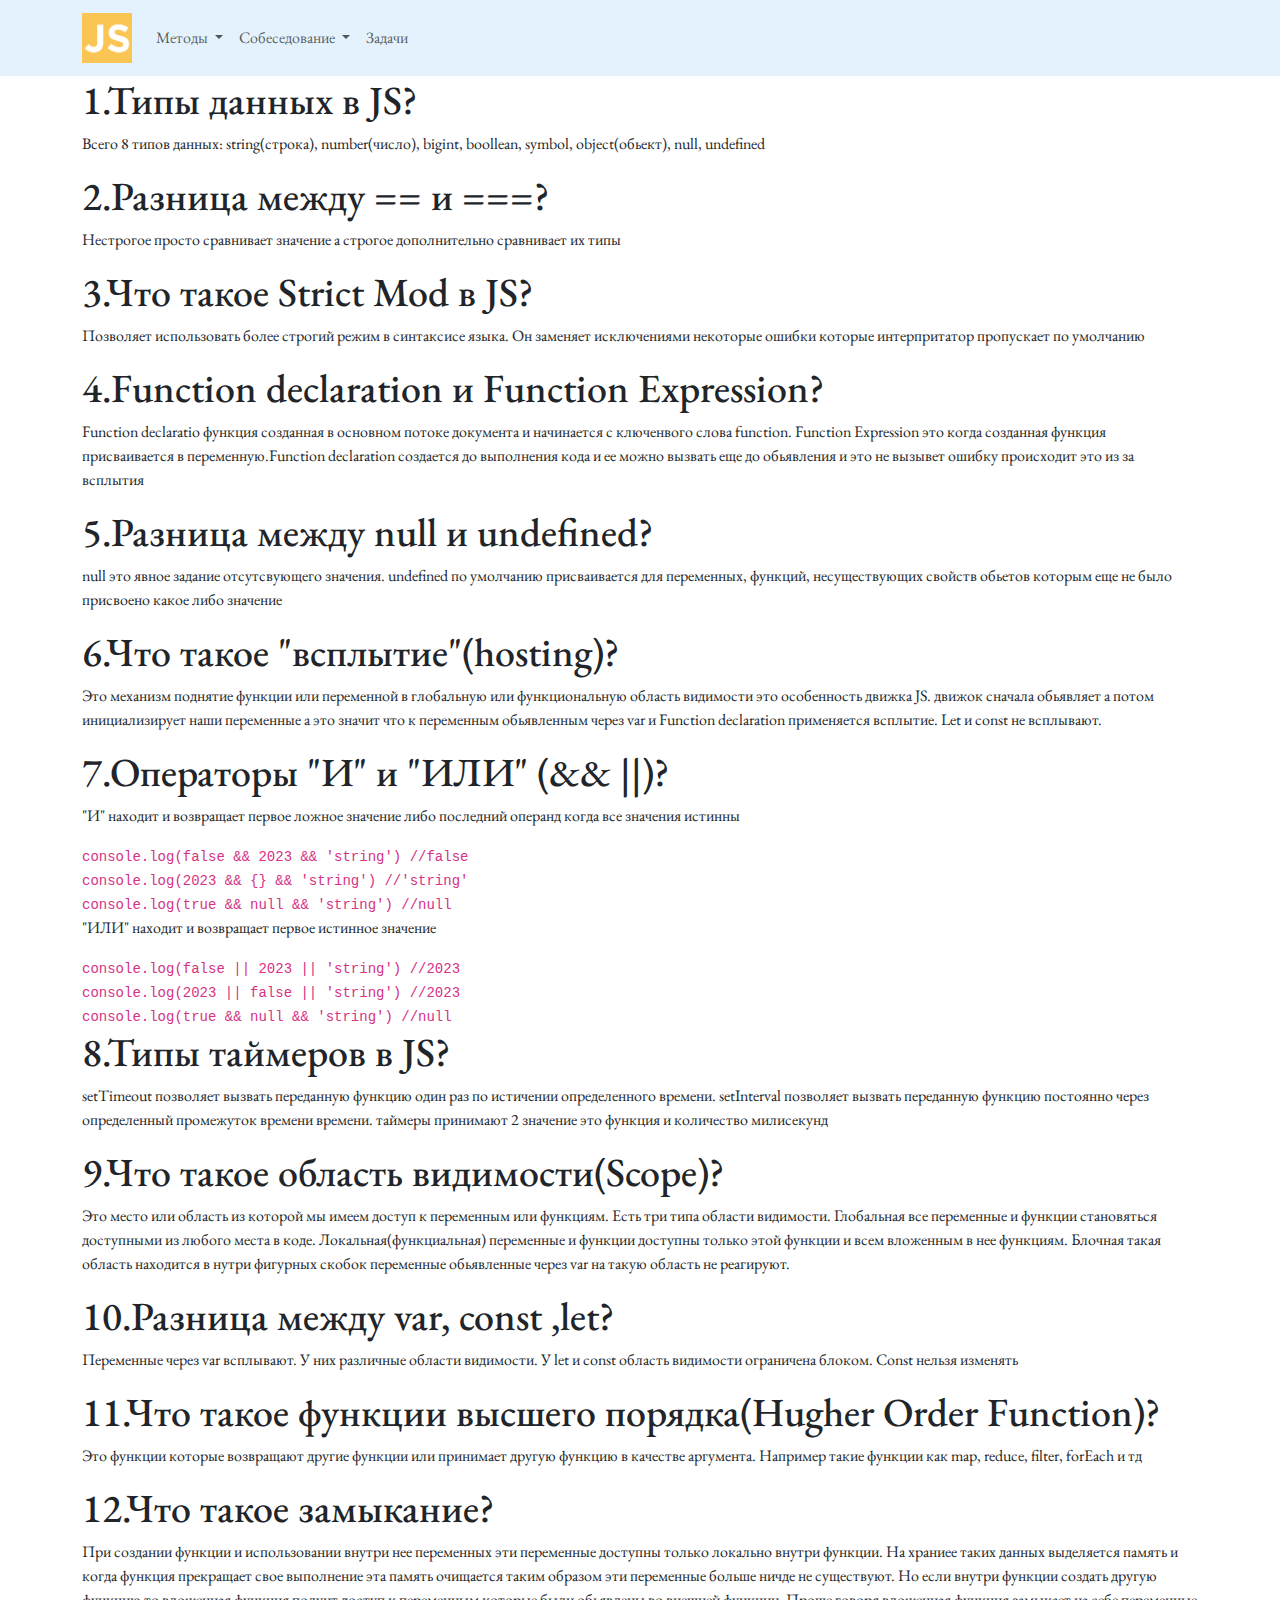
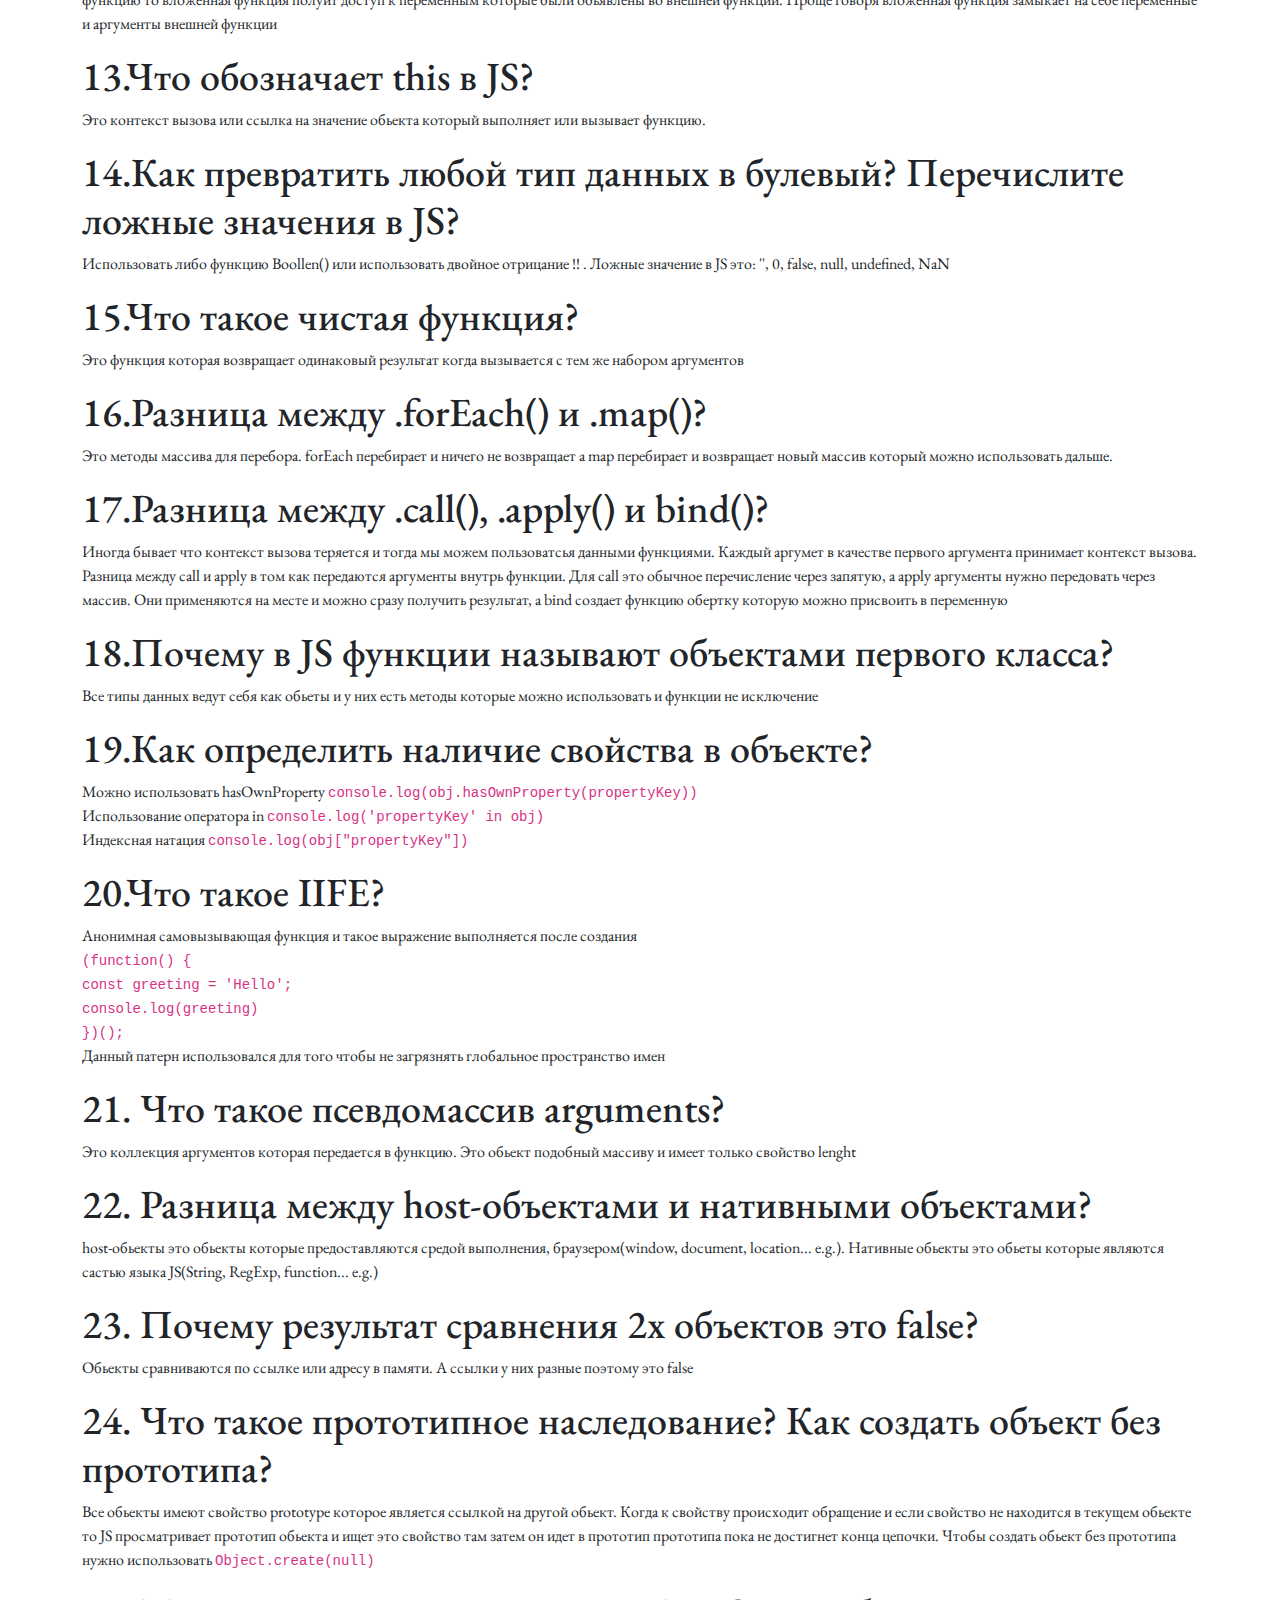
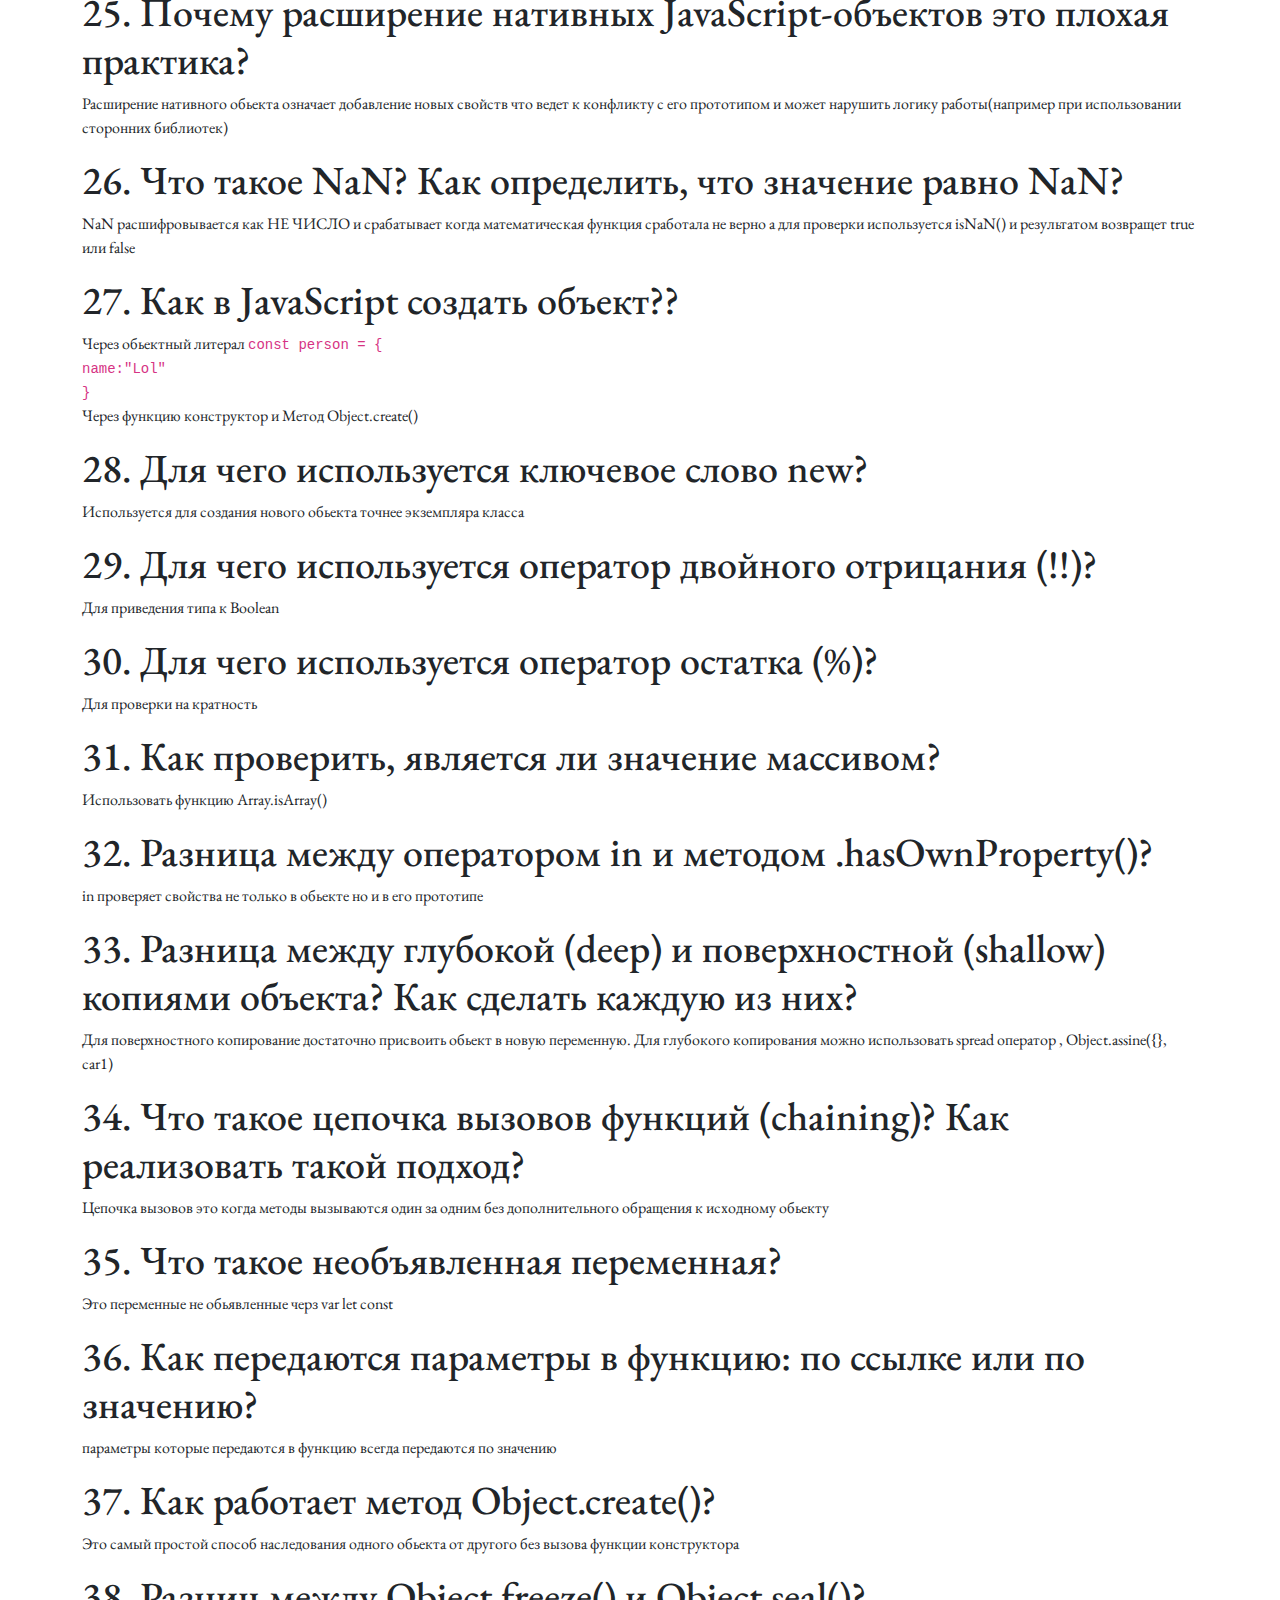
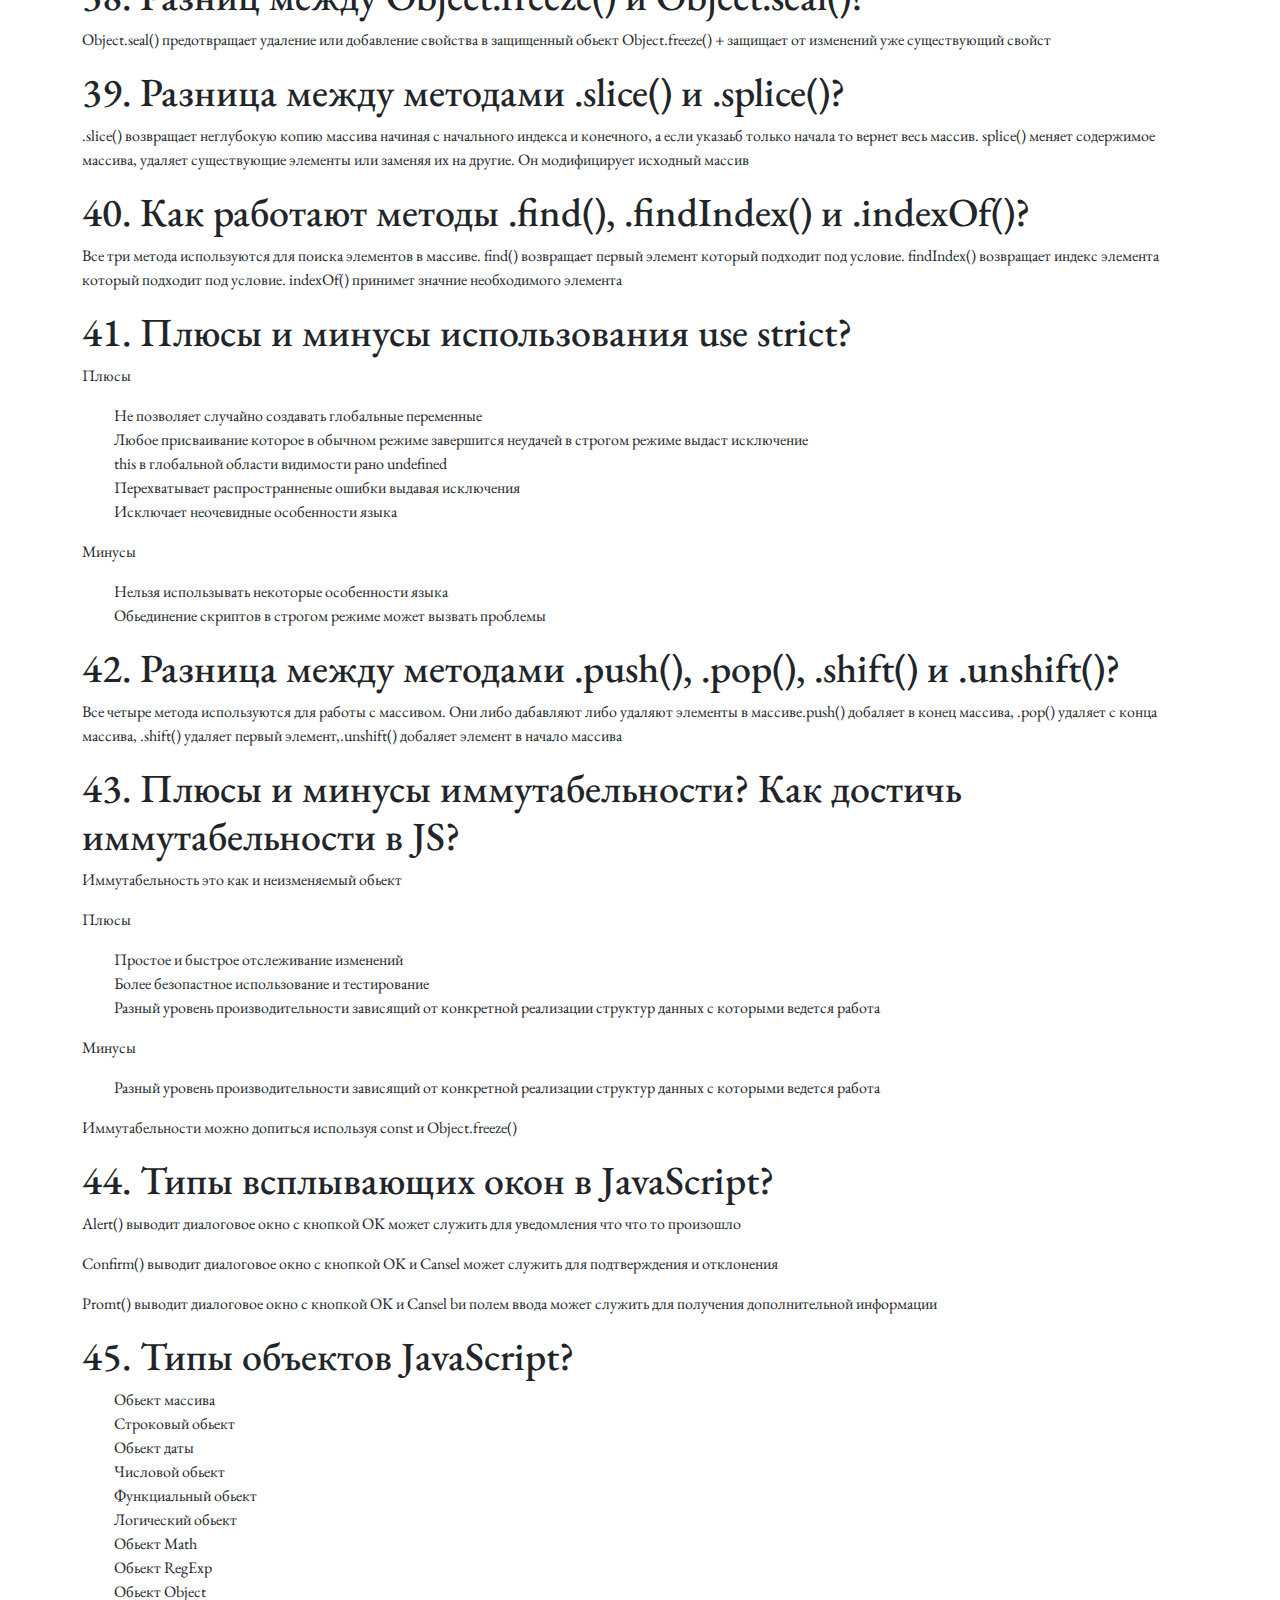
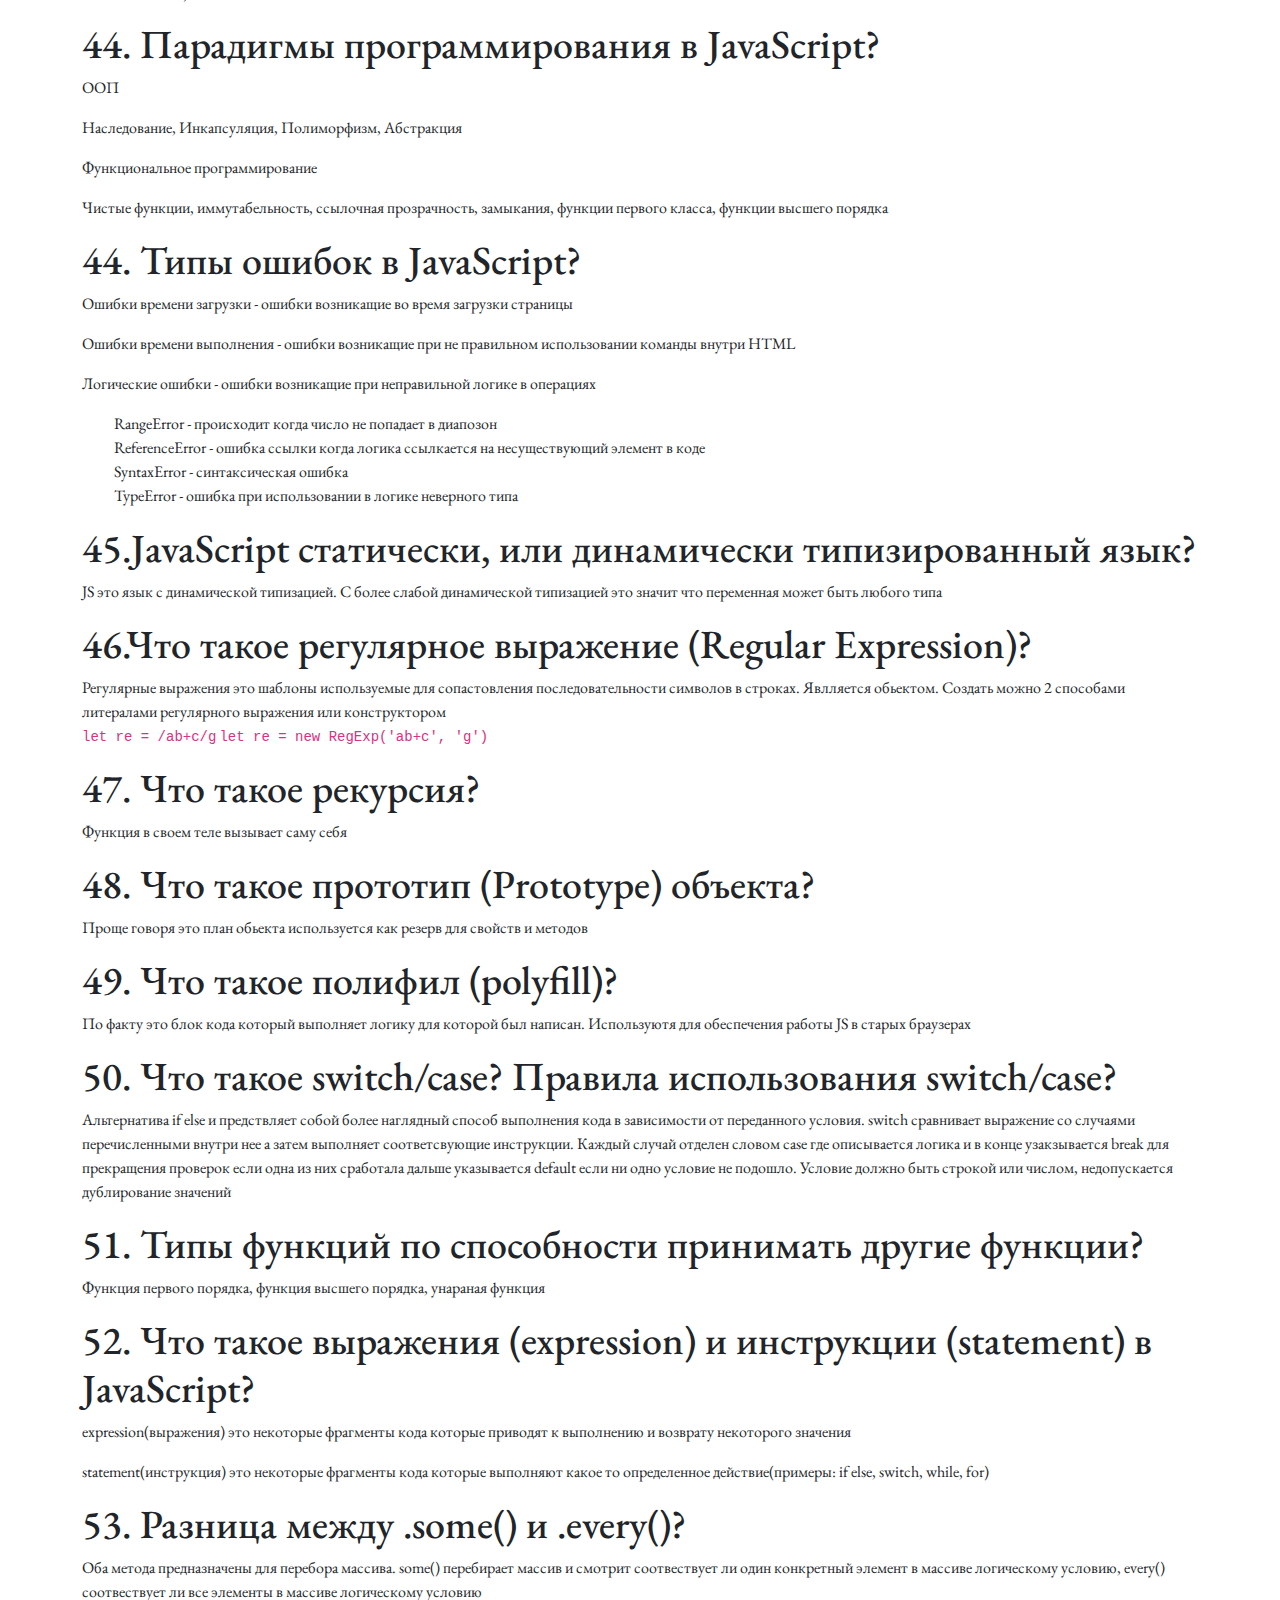
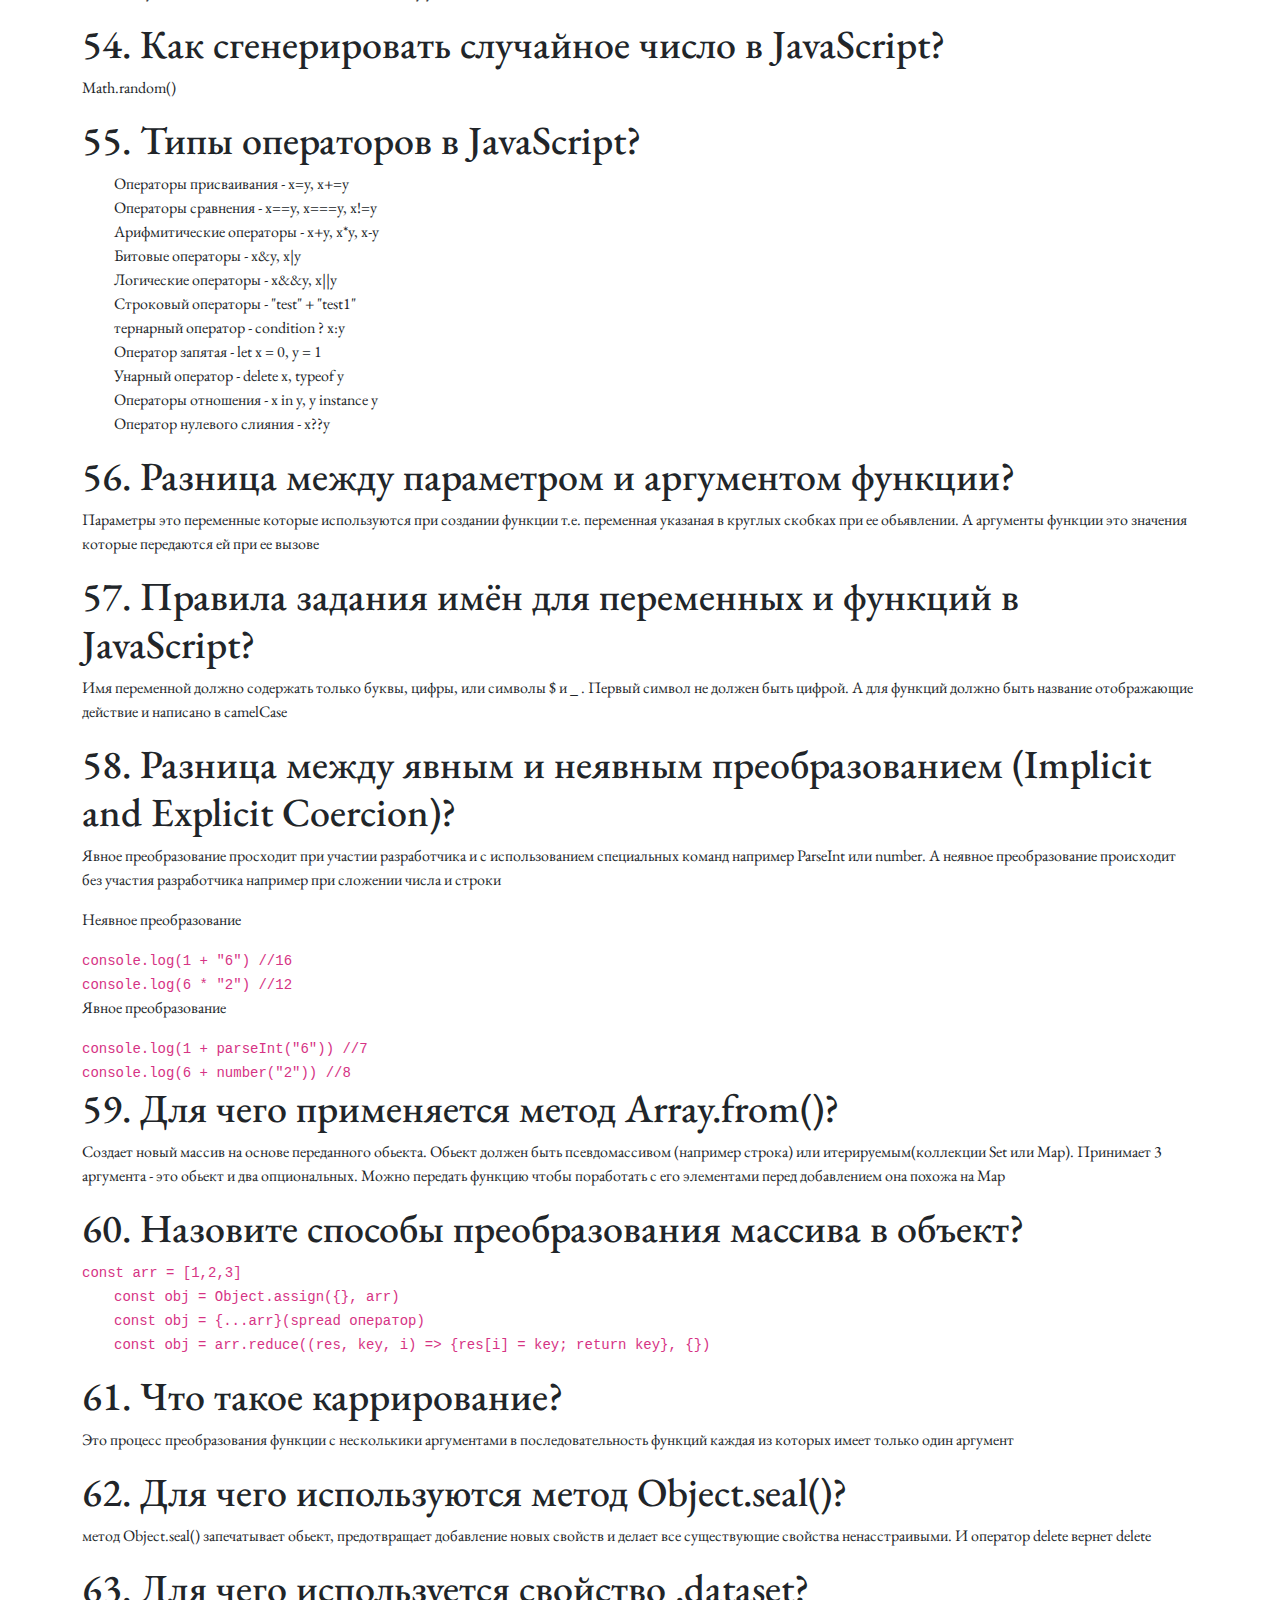
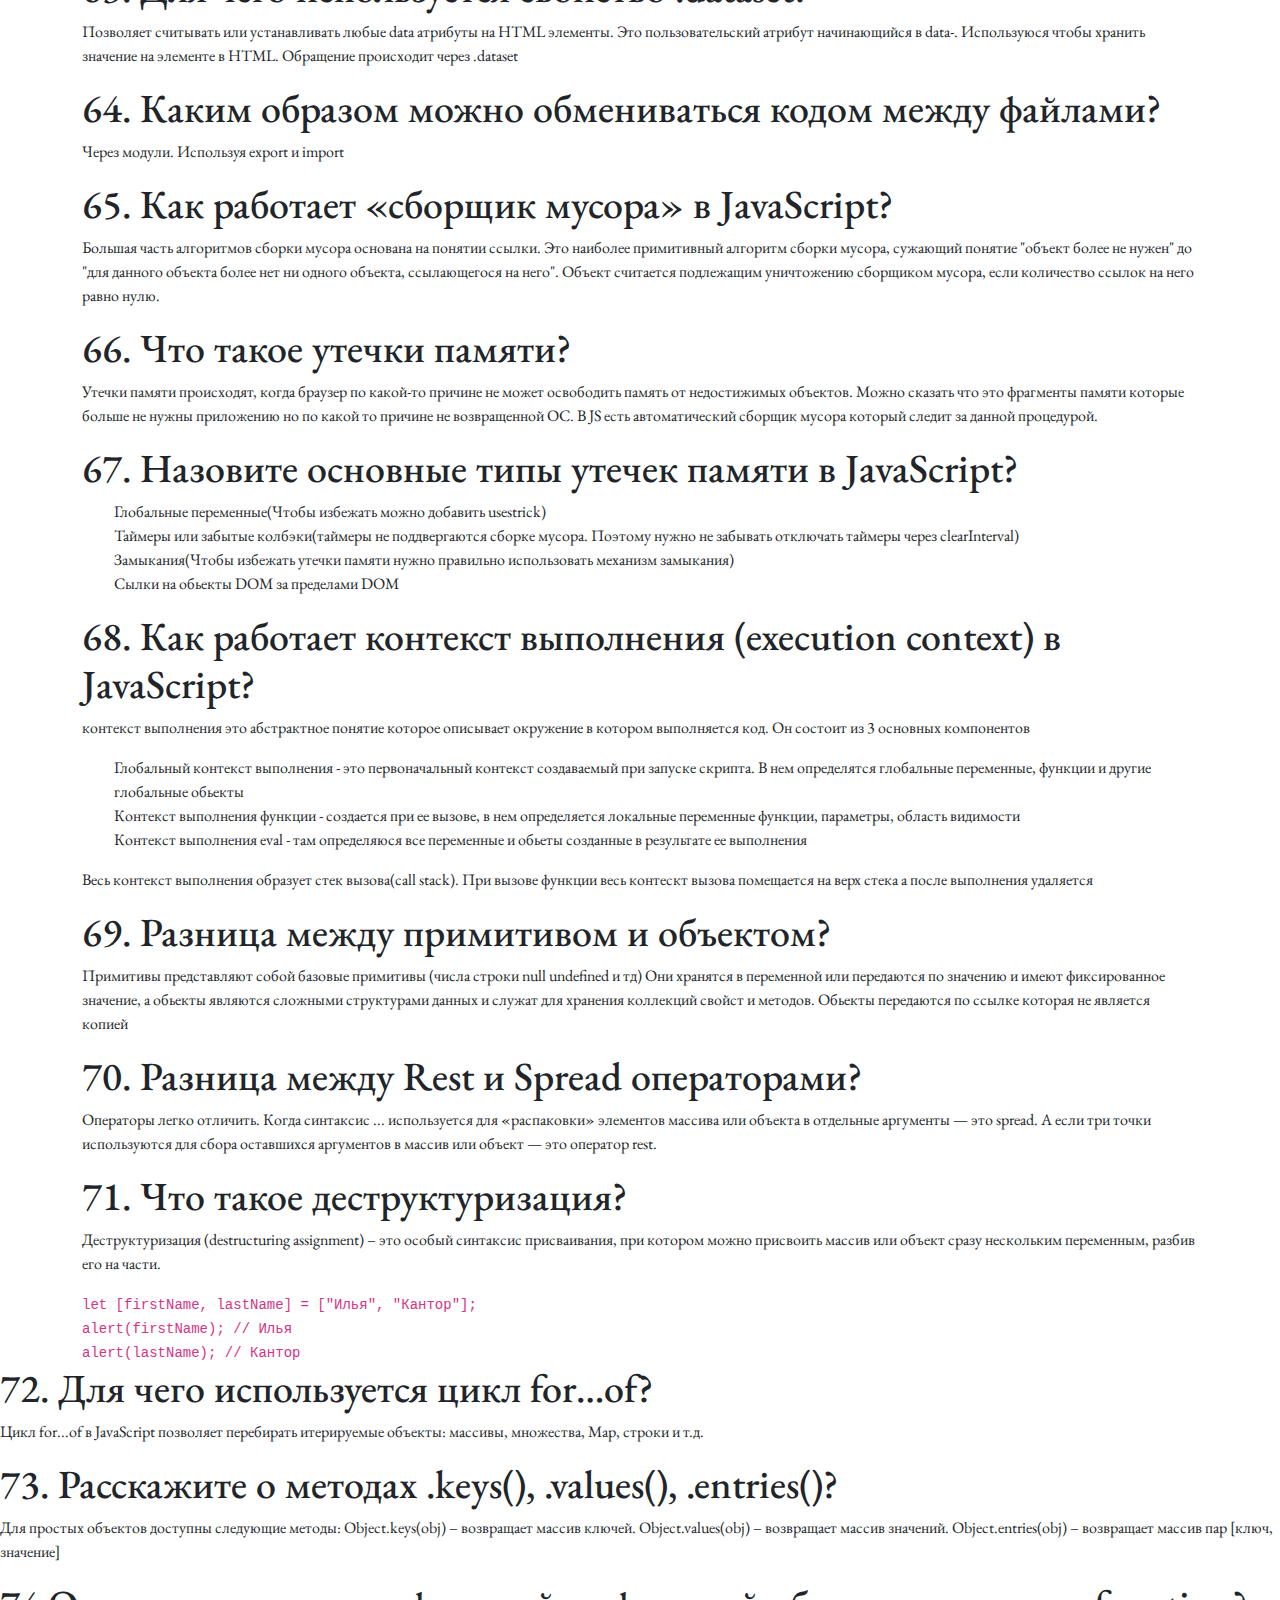
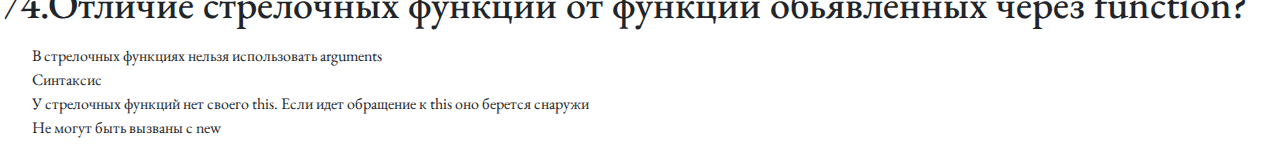
<file: js-sobesed.html>
<!DOCTYPE html>
<html lang="en">
  <head>
    <meta charset="UTF-8" />
    <meta http-equiv="X-UA-Compatible" content="IE=edge" />
    <meta name="viewport" content="width=device-width, initial-scale=1.0" />
    <title>Вопросы на собеседовании по JS</title>
    <link rel="stylesheet" href="css/style.css" />
    <link rel="stylesheet" href="https://cdn.jsdelivr.net/npm/bootstrap@5.2.3/dist/css/bootstrap.min.css" />
    <link rel="preconnect" href="https://fonts.googleapis.com" />
    <link rel="preconnect" href="https://fonts.gstatic.com" crossorigin />
    <link href="https://fonts.googleapis.com/css2?family=EB+Garamond:ital,wght@0,500;1,600&display=swap" rel="stylesheet" />
  </head>
  <body>
    <nav class="navbar navbar-expand-lg" style="background-color: #e3f2fd">
      <div class="container">
        <a class="navbar-brand" href="index.html">
          <img class="img-fluid" src="img/js.png" alt="JS" width="50" height="50" />
        </a>
        <button class="navbar-toggler" type="button" data-bs-toggle="collapse" data-bs-target="#navbarNavDropdown" aria-controls="navbarNavDropdown" aria-expanded="false" aria-label="Toggle navigation">
          <span class="navbar-toggler-icon"></span>
        </button>
        <div class="collapse navbar-collapse" id="navbarNavDropdown">
          <ul class="navbar-nav">
            <li class="nav-item dropdown">
              <a class="nav-link dropdown-toggle" href="#" role="button" data-bs-toggle="dropdown" aria-expanded="false"> Методы </a>
              <ul class="dropdown-menu">
                <li><a class="dropdown-item" href="string.html">Строк</a></li>
                <li><a class="dropdown-item" href="array.html">Массивов</a></li>
                <li><a class="dropdown-item" href="#">Обьетов</a></li>
                <li>
                  <a class="dropdown-item" href="aboutDOM.html"
                    >События и DOM
                  </a>
                </li>
              </ul>
            </li>
            <li class="nav-item dropdown">
              <a class="nav-link dropdown-toggle" href="js-sobesed.html" role="button" data-bs-toggle="dropdown" aria-expanded="false"> Собеседование </a>
              <ul class="dropdown-menu">
                <li><a class="dropdown-item" href="js-sobesed.html">по языку JS</a></li>
                <li><a class="dropdown-item" href="Js-in-brouser.html">по браузерному JS</a></li>
                <li><a class="dropdown-item" href="js-async.html">по асинхронному JS</a></li>
                <li><a class="dropdown-item" href="react.html">React</a></li>
              </ul>
            </li>
            <li class="nav-item">
              <a class="nav-link" href="#"> Задачи </a>
            </li>
          </ul>
        </div>
      </div>
    </nav>
    <div class="container">
      <h1 class="font-bold">1.Типы данных в JS?</h1>
      <p>Всего 8 типов данных: string(строка), number(число), bigint, boollean, symbol, object(обьект), null, undefined</p>
      <h1 class="font-bold">2.Разница между == и ===?</h1>
      <p>Нестрогое просто сравнивает значение а строгое дополнительно сравнивает их типы</p>
      <h1 class="font-bold">3.Что такое Strict Mod в JS?</h1>
      <p>Позволяет использовать более строгий режим в синтаксисе языка. Он заменяет исключениями некоторые ошибки которые интерпритатор пропускает по умолчанию</p>
      <h1 class="font-bold">4.Function declaration и Function Expression?</h1>
      <p>Function declaratio функция созданная в основном потоке документа и начинается с ключенвого слова function. Function Expression это когда созданная функция присваивается в переменную.Function declaration создается до выполнения кода и ее можно вызвать еще до обьявления и это не вызывет ошибку происходит это из за всплытия</p>
      <h1 class="font-bold">5.Разница между null и undefined?</h1>
      <p>null это явное задание отсутсвующего значения. undefined по умолчанию присваивается для переменных, функций, несуществующих свойств обьетов которым еще не было присвоено какое либо значение</p>
      <h1 class="font-bold">6.Что такое "всплытие"(hosting)?</h1>
      <p>Это механизм поднятие функции или переменной в глобальную или функциональную область видимости это особенность движка JS. движок сначала обьявляет а потом инициализирует наши переменные а это значит что к переменным обьявленным через var и Function declaration применяется всплытие. Let и const не всплывают.</p>
      <h1 class="font-bold">7.Операторы "И" и "ИЛИ" (&& ||)?</h1>
      <p>"И" находит и возвращает первое ложное значение либо последний операнд когда все значения истинны</p>
      <code>
        console.log(false && 2023 && 'string') //false <br />
        console.log(2023 && {} && 'string') //'string' <br />
        console.log(true && null && 'string') //null</code
      >
      <p>"ИЛИ" находит и возвращает первое истинное значение</p>
      <code>
        console.log(false || 2023 || 'string') //2023 <br />
        console.log(2023 || false || 'string') //2023 <br />
        console.log(true && null && 'string') //null</code
      >
      <h1 class="font-bold">8.Типы таймеров в JS?</h1>
      <p>setTimeout позволяет вызвать переданную функцию один раз по истичении определенного времени. setInterval позволяет вызвать переданную функцию постоянно через определенный промежуток времени времени. таймеры принимают 2 значение это функция и количество милисекунд</p>
      <h1 class="font-bold">9.Что такое область видимости(Scope)?</h1>
      <p>
        Это место или область из которой мы имеем доступ к переменным или функциям. Есть три типа области видимости. Глобальная все переменные и функции становяться доступными из любого места в коде. Локальная(функциальная) переменные и функции доступны только этой функции и всем вложенным в нее функциям. Блочная такая область находится в нутри
        фигурных скобок переменные обьявленные через var на такую область не реагируют.
      </p>
      <h1 class="font-bold">10.Разница между var, const ,let?</h1>
      <p>Переменные через var всплывают. У них различные области видимости. У let и const область видимости ограничена блоком. Const нельзя изменять</p>
      <h1 class="font-bold">11.Что такое функции высшего порядка(Hugher Order Function)?</h1>
      <p>Это функции которые возвращают другие функции или принимает другую функцию в качестве аргумента. Например такие функции как map, reduce, filter, forEach и тд</p>
      <h1 class="font-bold">12.Что такое замыкание?</h1>
      <p>
        При создании функции и использовании внутри нее переменных эти переменные доступны только локально внутри функции. На храниее таких данных выделяется память и когда функция прекращает свое выполнение эта память очищается таким образом эти переменные больше ничде не существуют. Но если внутри функции создать другую функцию то вложенная
        функция полуит доступ к переменным которые были обьявлены во внешней функции. Проще говоря вложенная функция замыкает на себе переменные и аргументы внешней функции
      </p>
      <h1 class="font-bold">13.Что обозначает this в JS?</h1>
      <p>Это контекст вызова или ссылка на значение обьекта который выполняет или вызывает функцию.</p>
      <h1 class="font-bold">14.Как превратить любой тип данных в булевый? Перечислите ложные значения в JS?</h1>
      <p>Использовать либо функцию Boollen() или использовать двойное отрицание !! . Ложные значение в JS это: '', 0, false, null, undefined, NaN</p>
      <h1 class="font-bold">15.Что такое чистая функция?</h1>
      <p>Это функция которая возвращает одинаковый результат когда вызывается с тем же набором аргументов</p>
      <h1 class="font-bold">16.Разница между .forEach() и .map()?</h1>
      <p>Это методы массива для перебора. forEach перебирает и ничего не возвращает а map перебирает и возвращает новый массив который можно использовать дальше.</p>
      <h1 class="font-bold">17.Разница между .call(), .apply() и bind()?</h1>
      <p>
        Иногда бывает что контекст вызова теряется и тогда мы можем пользоватсья данными функциями. Каждый аргумет в качестве первого аргумента принимает контекст вызова. Разница между call и apply в том как передаются аргументы внутрь функции. Для call это обычное перечисление через запятую, а apply аргументы нужно передовать через массив. Они
        применяются на месте и можно сразу получить результат, а bind создает функцию обертку которую можно присвоить в переменную
      </p>
      <h1 class="font-bold">18.Почему в JS функции называют объектами первого класса?</h1>
      <p>Все типы данных ведут себя как обьеты и у них есть методы которые можно использовать и функции не исключение</p>
      <h1 class="font-bold">19.Как определить наличие свойства в объекте?</h1>
      <p>
        Можно использовать hasOwnProperty
        <code>console.log(obj.hasOwnProperty(propertyKey))</code> <br />
        Использование оператора in
        <code>console.log('propertyKey' in obj)</code> <br />
        Индексная натация
        <code>console.log(obj["propertyKey"])</code> <br />
      </p>
      <h1 class="font-bold">20.Что такое IIFE?</h1>
      <p>
        Анонимная самовызывающая функция и такое выражение выполняется после создания
        <code>
          <br />
          (function() { <br />
          const greeting = 'Hello'; <br />
          console.log(greeting) <br />
          })();
        </code>
        <br />
        Данный патерн использовался для того чтобы не загрязнять глобальное пространство имен
      </p>
      <h1 class="font-bold">21. Что такое псевдомассив arguments?</h1>
      <p>Это коллекция аргументов которая передается в функцию. Это обьект подобный массиву и имеет только свойство lenght</p>
      <h1 class="font-bold">22. Разница между host-объектами и нативными объектами?</h1>
      <p>host-обьекты это обьекты которые предоставляются средой выполнения, браузером(window, document, location... e.g.). Нативные обьекты это обьеты которые являются састью языка JS(String, RegExp, function... e.g.)</p>
      <h1 class="font-bold">23. Почему результат сравнения 2х объектов это false?</h1>
      <p>Обьекты сравниваются по ссылке или адресу в памяти. А ссылки у них разные поэтому это false</p>
      <h1 class="font-bold">24. Что такое прототипное наследование? Как создать объект без прототипа?</h1>
      <p>
        Все обьекты имеют свойство prototype которое является ссылкой на другой обьект. Когда к свойству происходит обращение и если свойство не находится в текущем обьекте то JS просматривает прототип обьекта и ищет это свойство там затем он идет в прототип прототипа пока не достигнет конца цепочки. Чтобы создать обьект без прототипа нужно
        использовать <code>Object.create(null)</code>
      </p>
      <h1 class="font-bold">25. Почему расширение нативных JavaScript-объектов это плохая практика?</h1>
      <p>Расширение нативного обьекта означает добавление новых свойств что ведет к конфликту с его прототипом и может нарушить логику работы(например при использовании сторонних библиотек)</p>
      <h1 class="font-bold">26. Что такое NaN? Как определить, что значение равно NaN?</h1>
      <p>NaN расшифровывается как НЕ ЧИСЛО и срабатывает когда математическая функция сработала не верно а для проверки используется isNaN() и результатом возвращет true или false</p>
      <h1 class="font-bold">27. Как в JavaScript создать объект??</h1>
      <p>
        Через обьектный литерал
        <code
          >const person = { <br />
          name:"Lol" <br />
          } <br
        /></code>
        Через функцию конструктор и Метод Object.create()
      </p>
      <h1 class="font-bold">28. Для чего используется ключевое слово new?</h1>
      <p>Используется для создания нового обьекта точнее экземпляра класса</p>
      <h1 class="font-bold">29. Для чего используется оператор двойного отрицания (!!)?</h1>
      <p>Для приведения типа к Boolean</p>
      <h1 class="font-bold">30. Для чего используется оператор остатка (%)?</h1>
      <p>Для проверки на кратность</p>
      <h1 class="font-bold">31. Как проверить, является ли значение массивом?</h1>
      <p>Использовать функцию Array.isArray()</p>
      <h1 class="font-bold">32. Разница между оператором in и методом .hasOwnProperty()?</h1>
      <p>in проверяет свойства не только в обьекте но и в его прототипе</p>
      <h1 class="font-bold">33. Разница между глубокой (deep) и поверхностной (shallow) копиями объекта? Как сделать каждую из них?</h1>
      <p>Для поверхностного копирование достаточно присвоить обьект в новую переменную. Для глубокого копирования можно использовать spread оператор , Object.assine({}, car1)</p>
      <h1 class="font-bold">34. Что такое цепочка вызовов функций (chaining)? Как реализовать такой подход?</h1>
      <p>Цепочка вызовов это когда методы вызываются один за одним без дополнительного обращения к исходному обьекту</p>
      <h1 class="font-bold">35. Что такое необъявленная переменная?</h1>
      <p>Это переменные не обьявленные черз var let const</p>
      <h1 class="font-bold">36. Как передаются параметры в функцию: по ссылке или по значению?</h1>
      <p>параметры которые передаются в функцию всегда передаются по значению</p>
      <h1 class="font-bold">37. Как работает метод Object.create()?</h1>
      <p>Это самый простой способ наследования одного обьекта от другого без вызова функции конструктора</p>
      <h1 class="font-bold">38. Разниц между Object.freeze() и Object.seal()?</h1>
      <p>Object.seal() предотвращает удаление или добавление свойства в защищенный обьект Object.freeze() + защищает от изменений уже существующий свойст</p>
      <h1 class="font-bold">39. Разница между методами .slice() и .splice()?</h1>
      <p>.slice() возвращает неглубокую копию массива начиная с начального индекса и конечного, а если указаьб только начала то вернет весь массив. splice() меняет содержимое массива, удаляет существующие элементы или заменяя их на другие. Он модифицирует исходный массив</p>
      <h1 class="font-bold">40. Как работают методы .find(), .findIndex() и .indexOf()?</h1>
      <p>Все три метода используются для поиска элементов в массиве. find() возвращает первый элемент который подходит под условие. findIndex() возвращает индекс элемента который подходит под условие. indexOf() принимет значние необходимого элемента</p>
      <h1 class="font-bold">41. Плюсы и минусы использования use strict?</h1>
      <p>Плюсы</p>
      <ul>
        <li>Не позволяет случайно создавать глобальные переменные</li>
        <li>Любое присваивание которое в обычном режиме завершится неудачей в строгом режиме выдаст исключение</li>
        <li>this в глобальной области видимости рано undefined</li>
        <li>Перехватывает распространненые ошибки выдавая исключения</li>
        <li>Исключает неочевидные особенности языка</li>
      </ul>
      <p>Минусы</p>
      <ul>
        <li>Нельзя использывать некоторые особенности языка</li>
        <li>Обьединение скриптов в строгом режиме может вызвать проблемы</li>
      </ul>
      <h1 class="font-bold">42. Разница между методами .push(), .pop(), .shift() и .unshift()?</h1>
      <p>Все четыре метода используются для работы с массивом. Они либо дабавляют либо удаляют элементы в массиве.push() добаляет в конец массива, .pop() удаляет с конца массива, .shift() удаляет первый элемент,.unshift() добаляет элемент в начало массива</p>
      <h1 class="font-bold">43. Плюсы и минусы иммутабельности? Как достичь иммутабельности в JS?</h1>
      <p>Иммутабельность это как и неизменяемый обьект</p>
      <p>Плюсы</p>
      <ul>
        <li>Простое и быстрое отслеживание изменений</li>
        <li>Более безопастное использование и тестирование</li>
        <li>Разный уровень производительности зависящий от конкретной реализации структур данных с которыми ведется работа</li>
      </ul>
      <p>Минусы</p>
      <ul>
        <li>Разный уровень производительности зависящий от конкретной реализации структур данных с которыми ведется работа</li>
      </ul>
      <p>Иммутабельности можно допиться используя const и Object.freeze()</p>
      <h1 class="font-bold">44. Типы всплывающих окон в JavaScript?</h1>
      <p>Alert() выводит диалоговое окно с кнопкой OK может служить для уведомления что что то произошло</p>
      <p>Confirm() выводит диалоговое окно с кнопкой OK и Cansel может служить для подтверждения и отклонения</p>
      <p>Promt() выводит диалоговое окно с кнопкой OK и Cansel bи полем ввода может служить для получения дополнительной информации</p>
      <h1 class="font-bold">45. Типы объектов JavaScript?</h1>
      <ul>
        <li>Обьект массива</li>
        <li>Строковый обьект</li>
        <li>Обьект даты</li>
        <li>Числовой обьект</li>
        <li>Функциальный обьект</li>
        <li>Логический обьект</li>
        <li>Обьект Math</li>
        <li>Обьект RegExp</li>
        <li>Обьект Object</li>
      </ul>
      <h1 class="font-bold">44. Парадигмы программирования в JavaScript?</h1>
      <p>ООП</p>
      <p>Наследование, Инкапсуляция, Полиморфизм, Абстракция</p>
      <p>Функциональное программирование</p>
      <p>Чистые функции, иммутабельность, ссылочная прозрачность, замыкания, функции первого класса, функции высшего порядка</p>
      <h1 class="font-bold">44. Типы ошибок в JavaScript?</h1>
      <p>Ошибки времени загрузки - ошибки возникащие во время загрузки страницы</p>
      <p>Ошибки времени выполнения - ошибки возникащие при не правильном использовании команды внутри HTML</p>
      <p>Логические ошибки - ошибки возникащие при неправильной логике в операциях</p>
      <ul>
        <li>RangeError - происходит когда число не попадает в диапозон</li>
        <li>ReferenceError - ошибка ссылки когда логика ссылкается на несуществующий элемент в коде</li>
        <li>SyntaxError - синтаксическая ошибка</li>
        <li>TypeError - ошибка при использовании в логике неверного типа</li>
      </ul>
      <h1 class="font-bold">45.JavaScript статически, или динамически типизированный язык?</h1>
      <p>JS это язык с динамической типизацией. С более слабой динамической типизацией это значит что переменная может быть любого типа</p>
      <h1 class="font-bold">46.Что такое регулярное выражение (Regular Expression)?</h1>
      <p>
        Регулярные выражения это шаблоны используемые для сопастовления последовательности символов в строках. Явлляется обьектом. Создать можно 2 способами литералами регулярного выражения или конструктором<br />
        <code>let re = /ab+c/g</code>
        <code>let re = new RegExp('ab+c', 'g')</code>
      </p>
      <h1 class="font-bold">47. Что такое рекурсия?</h1>
      <p>Функция в своем теле вызывает саму себя</p>
      <h1 class="font-bold">48. Что такое прототип (Prototype) объекта?</h1>
      <p>Проще говоря это план обьекта используется как резерв для свойств и методов</p>
      <h1 class="font-bold">49. Что такое полифил (polyfill)?</h1>
      <p>По факту это блок кода который выполняет логику для которой был написан. Используютя для обеспечения работы JS в старых браузерах</p>
      <h1 class="font-bold">50. Что такое switch/case? Правила использования switch/case?</h1>
      <p>
        Альтернатива if else и предствляет собой более наглядный способ выполнения кода в зависимости от переданного условия. switch сравнивает выражение со случаями перечисленными внутри нее а затем выполняет соответсвующие инструкции. Каждый случай отделен словом case где описывается логика и в конце узакзывается break для прекращения проверок
        если одна из них сработала дальше указывается default если ни одно условие не подошло. Условие должно быть строкой или числом, недопускается дублирование значений
      </p>
      <h1 class="font-bold">51. Типы функций по способности принимать другие функции?</h1>
      <p>Функция первого порядка, функция высшего порядка, унараная функция</p>
      <h1 class="font-bold">52. Что такое выражения (expression) и инструкции (statement) в JavaScript?</h1>
      <p>expression(выражения) это некоторые фрагменты кода которые приводят к выполнению и возврату некоторого значения</p>
      <p>statement(инструкция) это некоторые фрагменты кода которые выполняют какое то определенное действие(примеры: if else, switch, while, for)</p>
      <h1 class="font-bold">53. Разница между .some() и .every()?</h1>
      <p>Оба метода предназначены для перебора массива. some() перебирает массив и смотрит соотвествует ли один конкретный элемент в массиве логическому условию, every() соотвествует ли все элементы в массиве логическому условию</p>
      <h1 class="font-bold">54. Как сгенерировать случайное число в JavaScript?</h1>
      <p>Math.random()</p>
      <h1 class="font-bold">55. Типы операторов в JavaScript?</h1>
      <ul>
        <li>Операторы присваивания - x=y, x+=y</li>
        <li>Операторы сравнения - x==y, x===y, x!=y</li>
        <li>Арифмитические операторы - x+y, x*y, x-y</li>
        <li>Битовые операторы - x&y, x|y</li>
        <li>Логические операторы - x&&y, x||y</li>
        <li>Строковый операторы - "test" + "test1"</li>
        <li>тернарный оператор - condition ? x:y</li>
        <li>Оператор запятая - let x = 0, y = 1</li>
        <li>Унарный оператор - delete x, typeof y</li>
        <li>Операторы отношения - x in y, y instance y</li>
        <li>Оператор нулевого слияния - x??y</li>
      </ul>
      <h1 class="font-bold">56. Разница между параметром и аргументом функции?</h1>
      <p>Параметры это переменные которые используются при создании функции т.е. переменная указаная в круглых скобках при ее обьявлении. А аргументы функции это значения которые передаются ей при ее вызове</p>
      <h1 class="font-bold">57. Правила задания имён для переменных и функций в JavaScript?</h1>
      <p>Имя переменной должно содержать только буквы, цифры, или символы $ и _ . Первый символ не должен быть цифрой. А для функций должно быть название отображающие действие и написано в camelCase</p>
      <h1 class="font-bold">58. Разница между явным и неявным преобразованием (Implicit and Explicit Coercion)?</h1>
      <p>Явное преобразование просходит при участии разработчика и с использованием специальных команд например ParseInt или number. А неявное преобразование происходит без участия разработчика например при сложении числа и строки</p>
      <p>Неявное преобразование</p>
      <code>console.log(1 + "6") //16</code> <br />
      <code>console.log(6 * "2") //12</code> <br />
      <p>Явное преобразование</p>
      <code>console.log(1 + parseInt("6")) //7</code> <br />
      <code>console.log(6 + number("2")) //8</code>
      <h1 class="font-bold">59. Для чего применяется метод Array.from()?</h1>
      <p>Создает новый массив на основе переданного обьекта. Обьект должен быть псевдомассивом (например строка) или итерируемым(коллекции Set или Map). Принимает 3 аргумента - это обьект и два опциональных. Можно передать функцию чтобы поработать с его элементами перед добавлением она похожа на Map</p>
      <h1 class="font-bold">60. Назовите способы преобразования массива в объект?</h1>
      <code>const arr = [1,2,3]</code>
      <ul>
        <li><code>const obj = Object.assign({}, arr)</code></li>
        <li><code>const obj = {...arr}(spread оператор)</code></li>
        <li><code>const obj = arr.reduce((res, key, i) => {res[i] = key; return key}, {})</code></li>
      </ul>
      <h1 class="font-bold">61. Что такое каррирование?</h1>
      <p>Это процесс преобразования функции с несколькики аргументами в последовательность функций каждая из которых имеет только один аргумент</p>
      <h1 class="font-bold">62. Для чего используются метод Object.seal()?</h1>
      <p>метод Object.seal() запечатывает обьект, предотвращает добавление новых свойств и делает все существующие свойства ненасстраивыми. И оператор delete вернет delete</p>
      <h1 class="font-bold">63. Для чего используется свойство .dataset?</h1>
      <p>Позволяет считывать или устанавливать любые data атрибуты на HTML элементы. Это пользовательский атрибут начинающийся в data-. Используюся чтобы хранить значение на элементе в HTML. Обращение происходит через .dataset</p>
      <h1 class="font-bold">64. Каким образом можно обмениваться кодом между файлами?</h1>
      <p>Через модули. Используя export и import</p>
      <h1 class="font-bold">65. Как работает «сборщик мусора» в JavaScript?</h1>
      <p>Большая часть алгоритмов сборки мусора основана на понятии ссылки. Это наиболее примитивный алгоритм сборки мусора, сужающий понятие "объект более не нужен" до "для данного объекта более нет ни одного объекта, ссылающегося на него". Объект считается подлежащим уничтожению сборщиком мусора, если количество ссылок на него равно нулю.</p>
      <h1 class="font-bold">66. Что такое утечки памяти?</h1>
      <p>Утечки памяти происходят, когда браузер по какой-то причине не может освободить память от недостижимых объектов. Можно сказать что это фрагменты памяти которые больше не нужны приложению но по какой то причине не возвращенной ОС. В JS есть автоматический сборщик мусора который следит за данной процедурой.</p>
      <h1 class="font-bold">67. Назовите основные типы утечек памяти в JavaScript?</h1>
      <ul>
        <li>Глобальные переменные(Чтобы избежать можно добавить usestrick)</li>
        <li>Таймеры или забытые колбэки(таймеры не поддвергаются сборке мусора. Поэтому нужно не забывать отключать таймеры через clearInterval)</li>
        <li>Замыкания(Чтобы избежать утечки памяти нужно правильно использовать механизм замыкания)</li>
        <li>Сылки на обьекты DOM за пределами DOM</li>
      </ul>
      <h1 class="font-bold">68. Как работает контекст выполнения (execution context) в JavaScript?</h1>
      <p>контекст выполнения это абстрактное понятие которое описывает окружение в котором выполняется код. Он состоит из 3 основных компонентов</p>
      <ul>
        <li>Глобальный контекст выполнения - это первоначальный контекст создаваемый при запуске скрипта. В нем определятся глобальные переменные, функции и другие глобальные обьекты</li>
        <li>Контекст выполнения функции - создается при ее вызове, в нем определяется локальные переменные функции, параметры, область видимости</li>
        <li>Контекст выполнения eval - там определяюся все переменные и обьеты созданные в результате ее выполнения</li>
      </ul>
      <p>Весь контекст выполнения образует стек вызова(call stack). При вызове функции весь контескт вызова помещается на верх стека а после выполнения удаляется</p>
      <h1 class="font-bold">69. Разница между примитивом и объектом?</h1>
      <p>Примитивы представляют собой базовые примитивы (числа строки null undefined и тд) Они хранятся в переменной или передаются по значению и имеют фиксированное значение, а обьекты являются сложными структурами данных и служат для хранения коллекций свойст и методов. Обьекты передаются по ссылке которая не является копией</p>
      <h1 class="font-bold">70. Разница между Rest и Spread операторами?</h1>
      <p>Операторы легко отличить. Когда синтаксис ... используется для «распаковки» элементов массива или объекта в отдельные аргументы — это spread. А если три точки используются для сбора оставшихся аргументов в массив или объект — это оператор rest.</p>
      <h1 class="font-bold">71. Что такое деструктуризация?</h1>
      <p>Деструктуризация (destructuring assignment) – это особый синтаксис присваивания, при котором можно присвоить массив или объект сразу нескольким переменным, разбив его на части.</p>
      <code
        >let [firstName, lastName] = ["Илья", "Кантор"]; <br />
        alert(firstName); // Илья <br />
        alert(lastName); // Кантор</code
      >
    </div>
    <h1 class="font-bold">72. Для чего используется цикл for…of?</h1>
    <p>Цикл for...of в JavaScript позволяет перебирать итерируемые объекты: массивы, множества, Map, строки и т.д.</p>
    <h1 class="font-bold">73. Расскажите о методах .keys(), .values(), .entries()?</h1>
    <p>Для простых объектов доступны следующие методы: Object.keys(obj) – возвращает массив ключей. Object.values(obj) – возвращает массив значений. Object.entries(obj) – возвращает массив пар [ключ, значение]</p>
    <h1 class="font-bold">74.Отличие стрелочных функций от функций обьявленных через function?</h1>
    <p>
      <ul>
        <li>В стрелочных функциях нельзя использовать arguments</li>
        <li>Синтаксис</li>
        <li>У стрелочных функций нет своего this. Если идет обращение к this оно берется снаружи</li>
        <li>Не могут быть вызваны с new</li>
      </ul>
    </p>
    <script src="app.js"></script>
    <script src="https://cdn.jsdelivr.net/npm/bootstrap@5.2.3/dist/js/bootstrap.bundle.min.js"></script>
  </body>
</html>
</file>
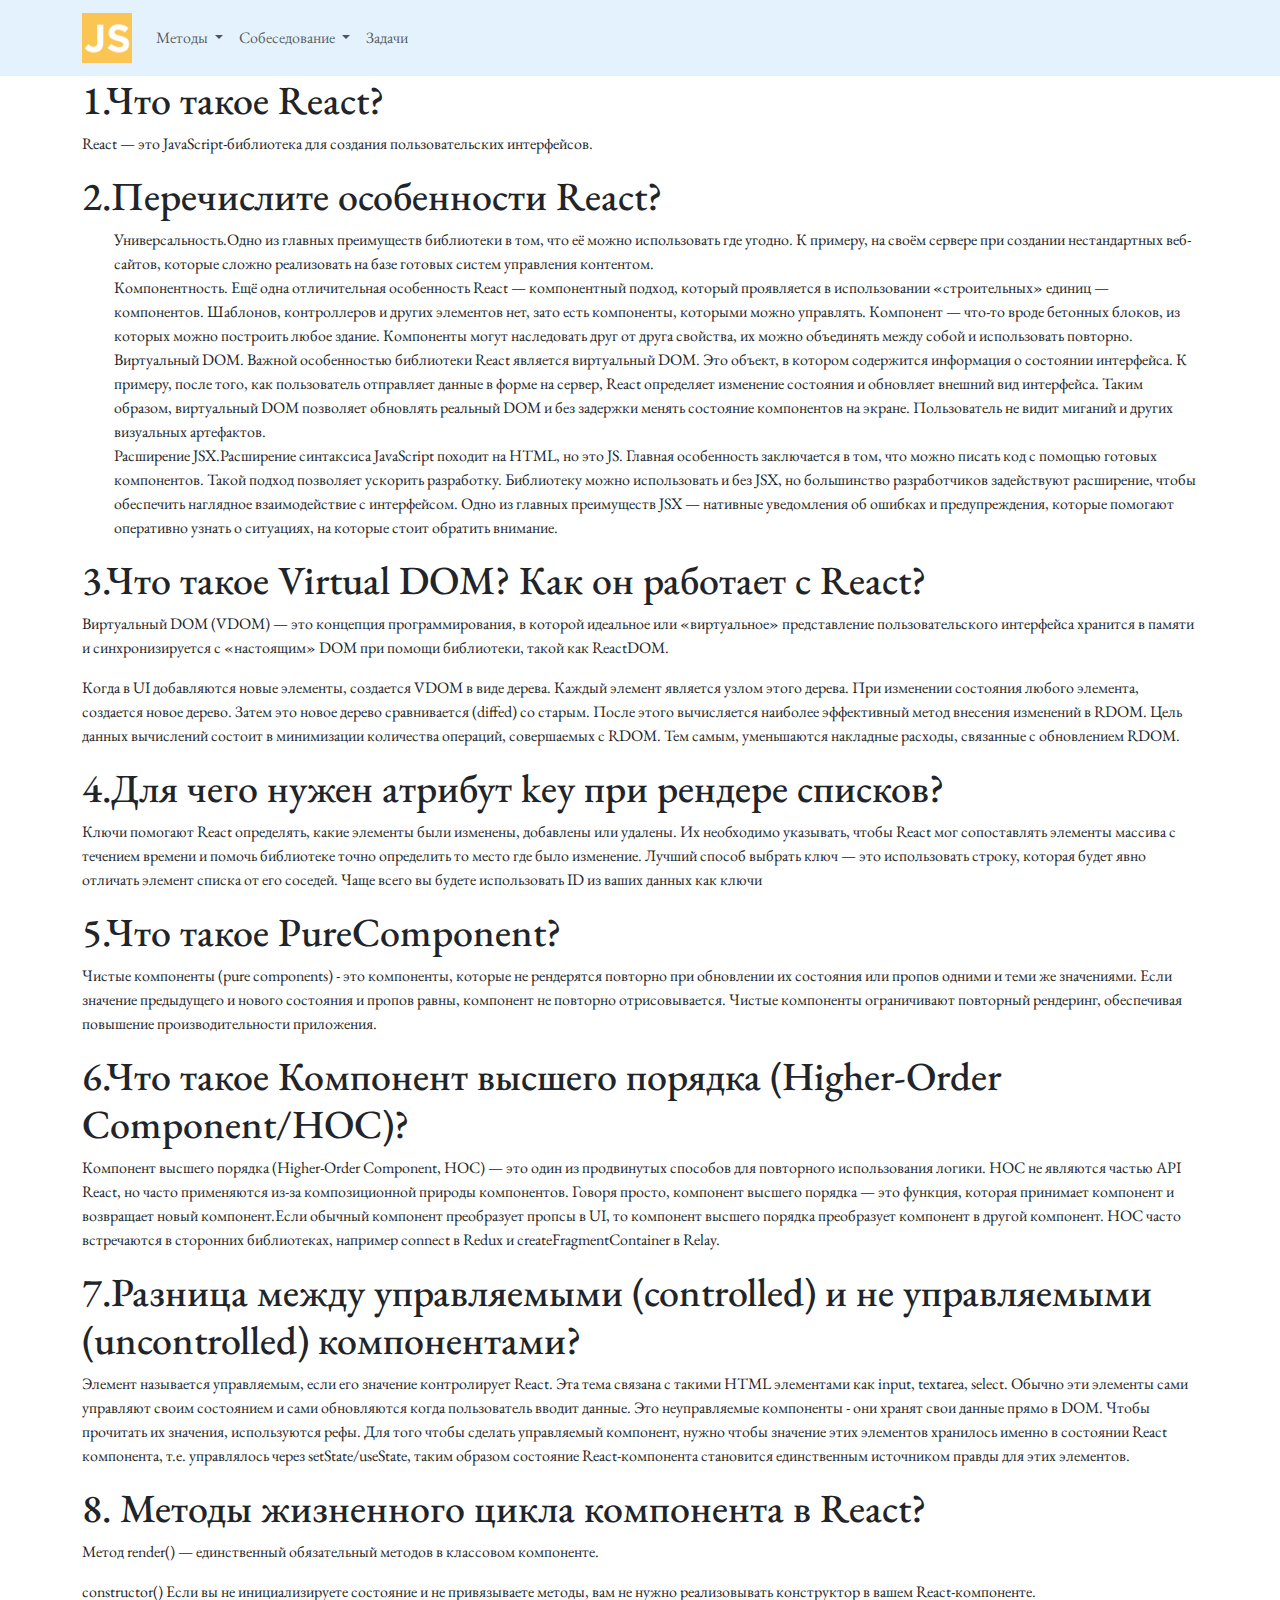
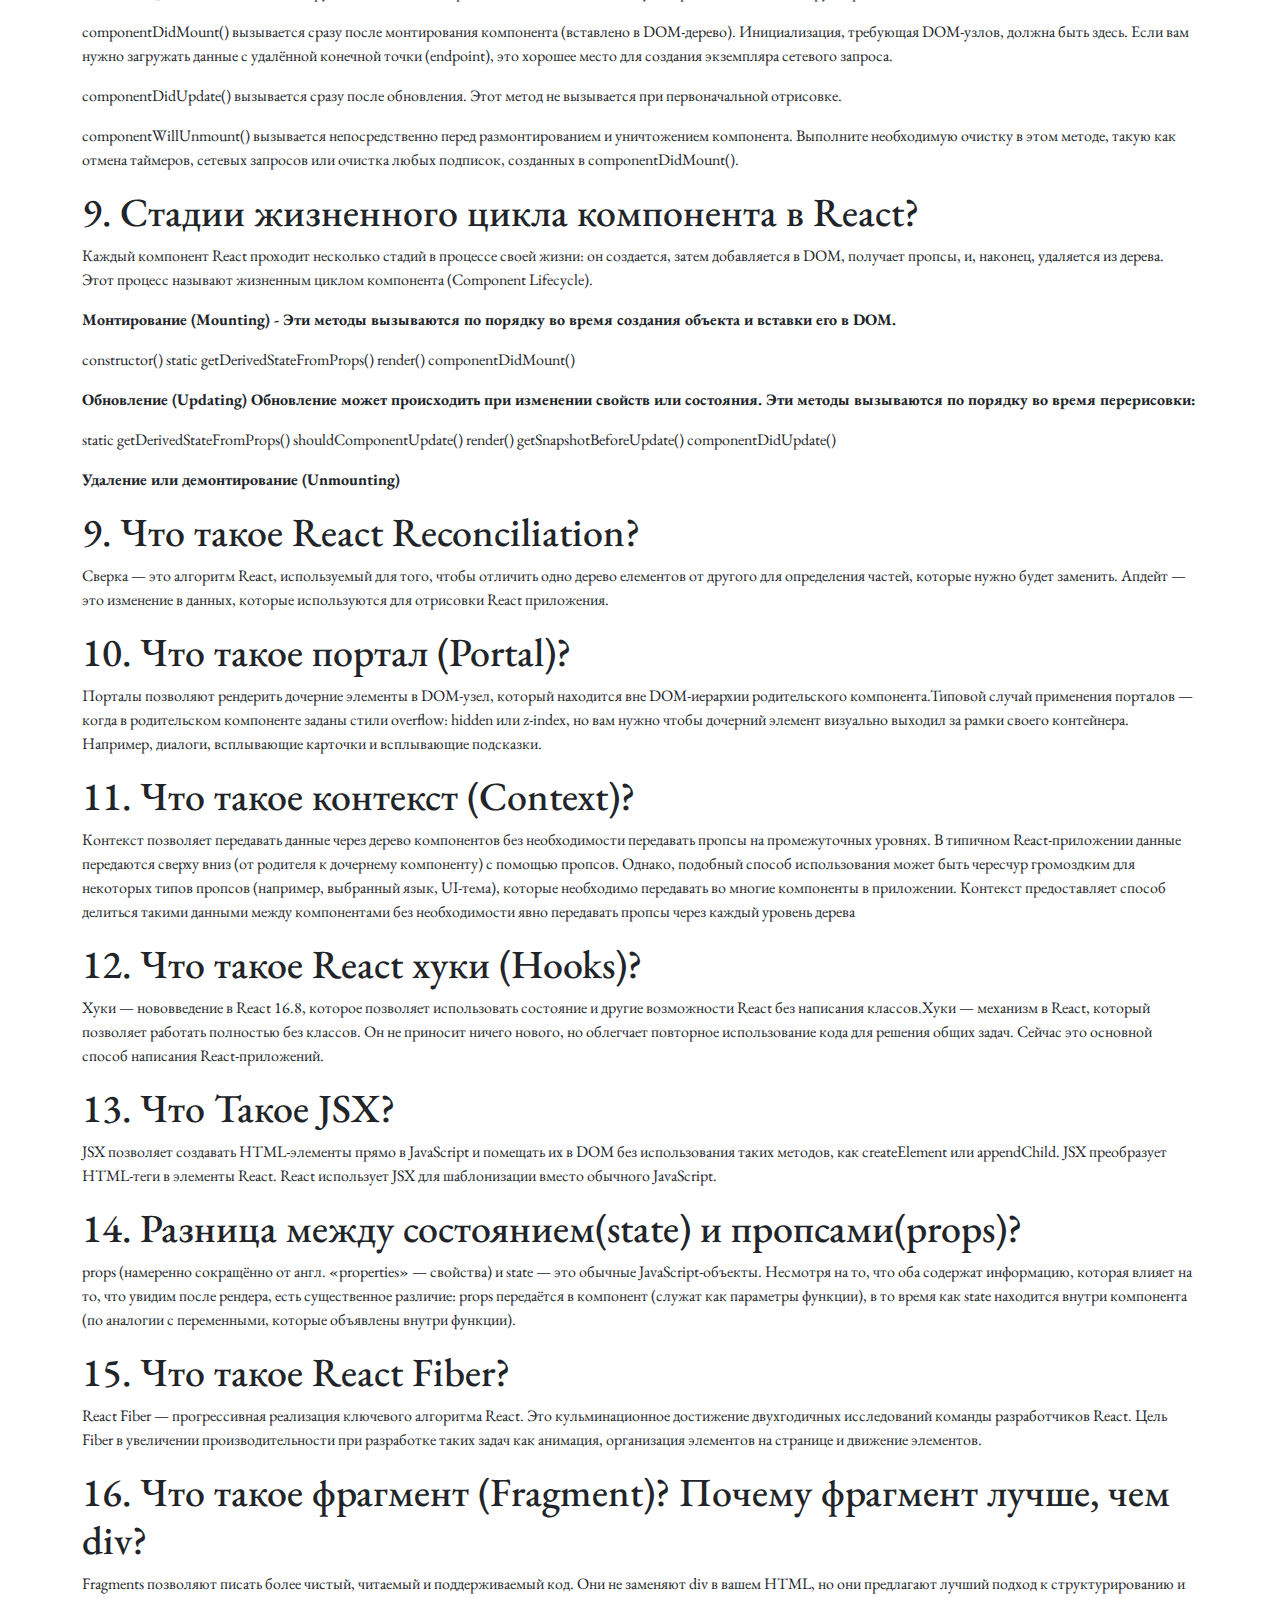
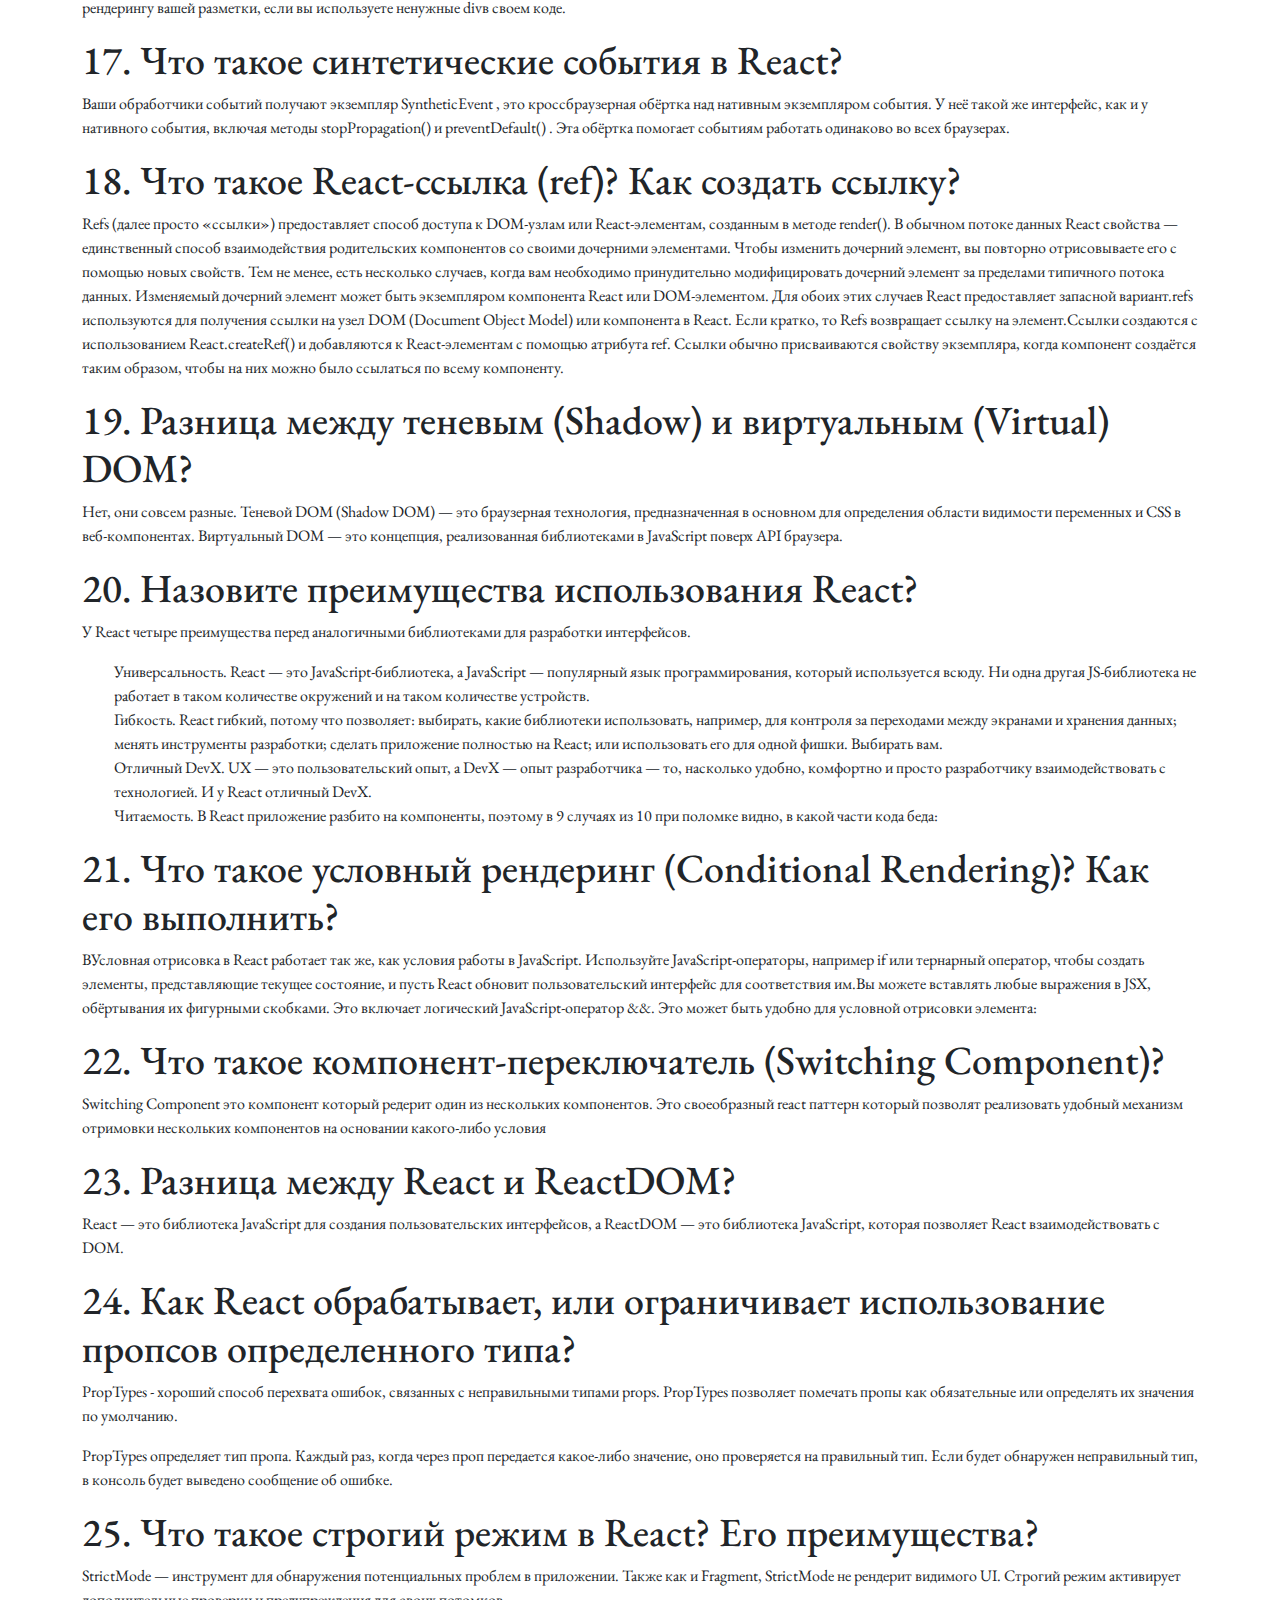
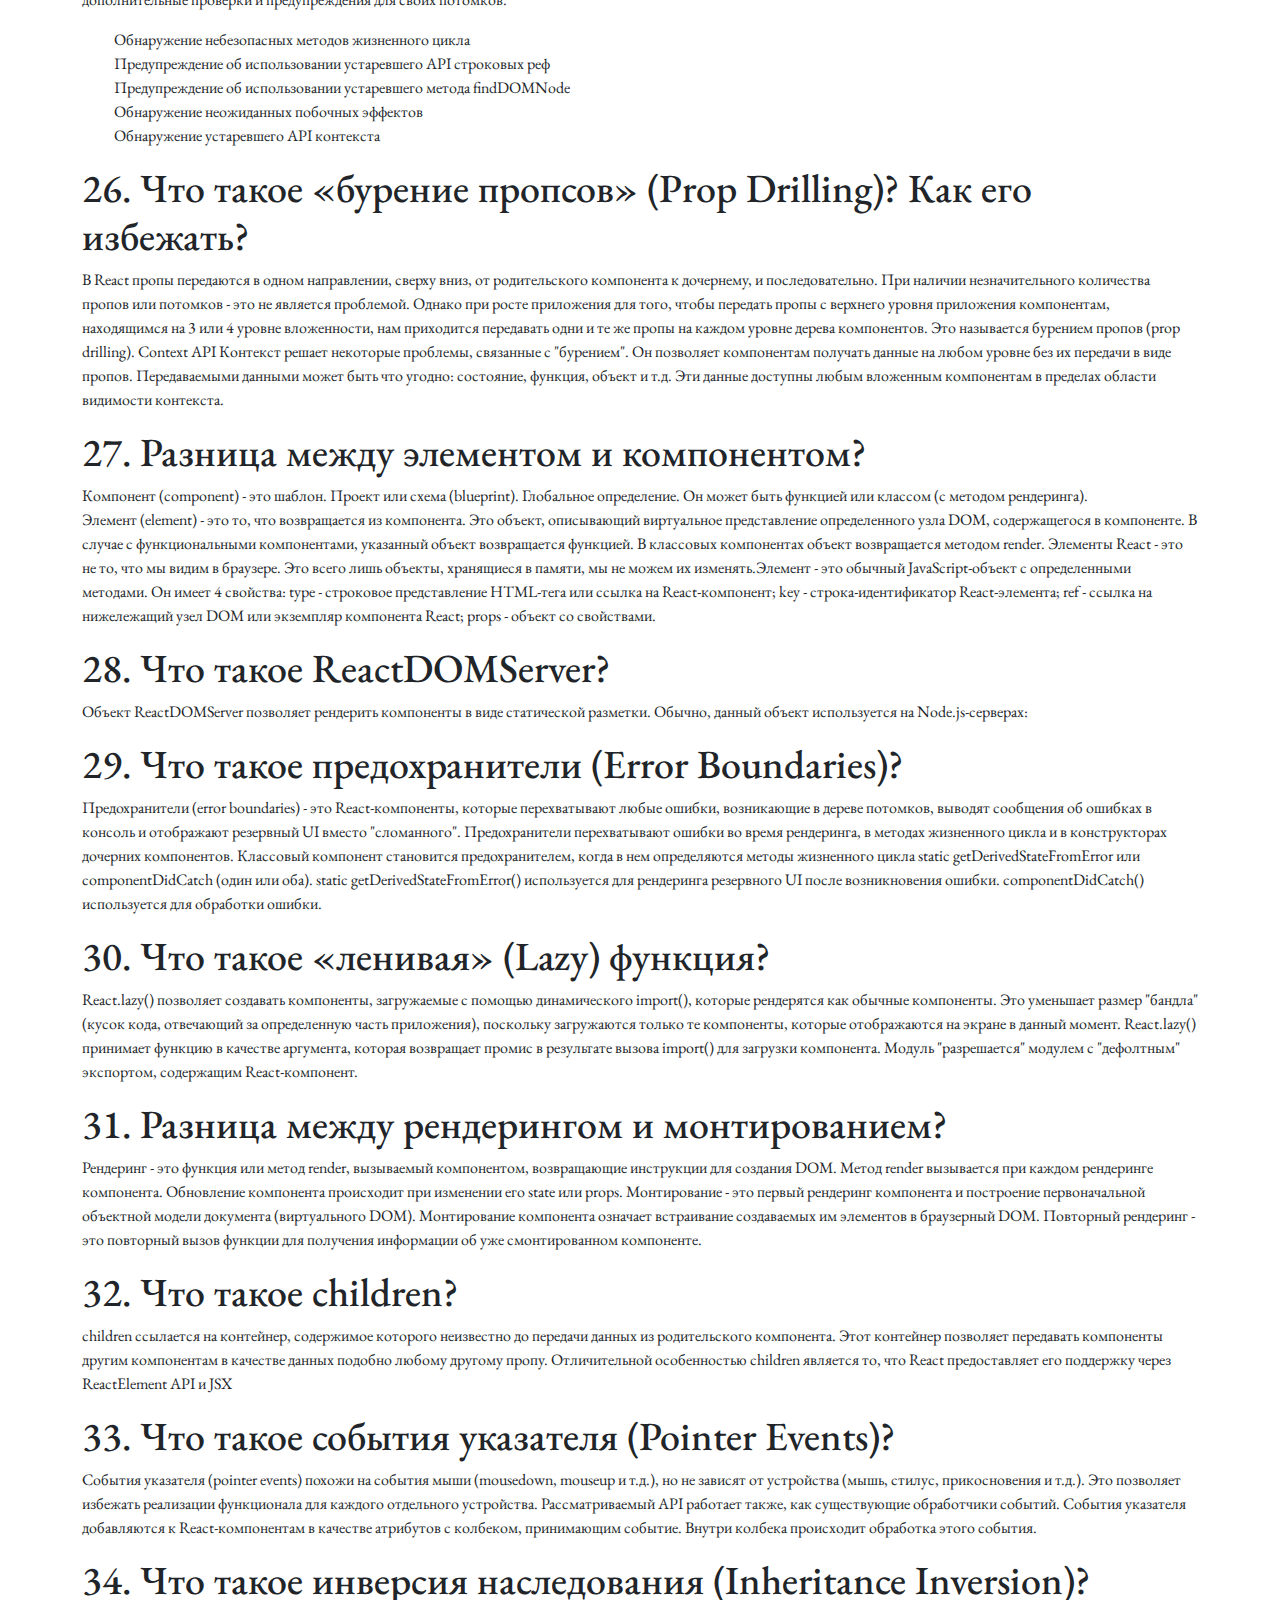
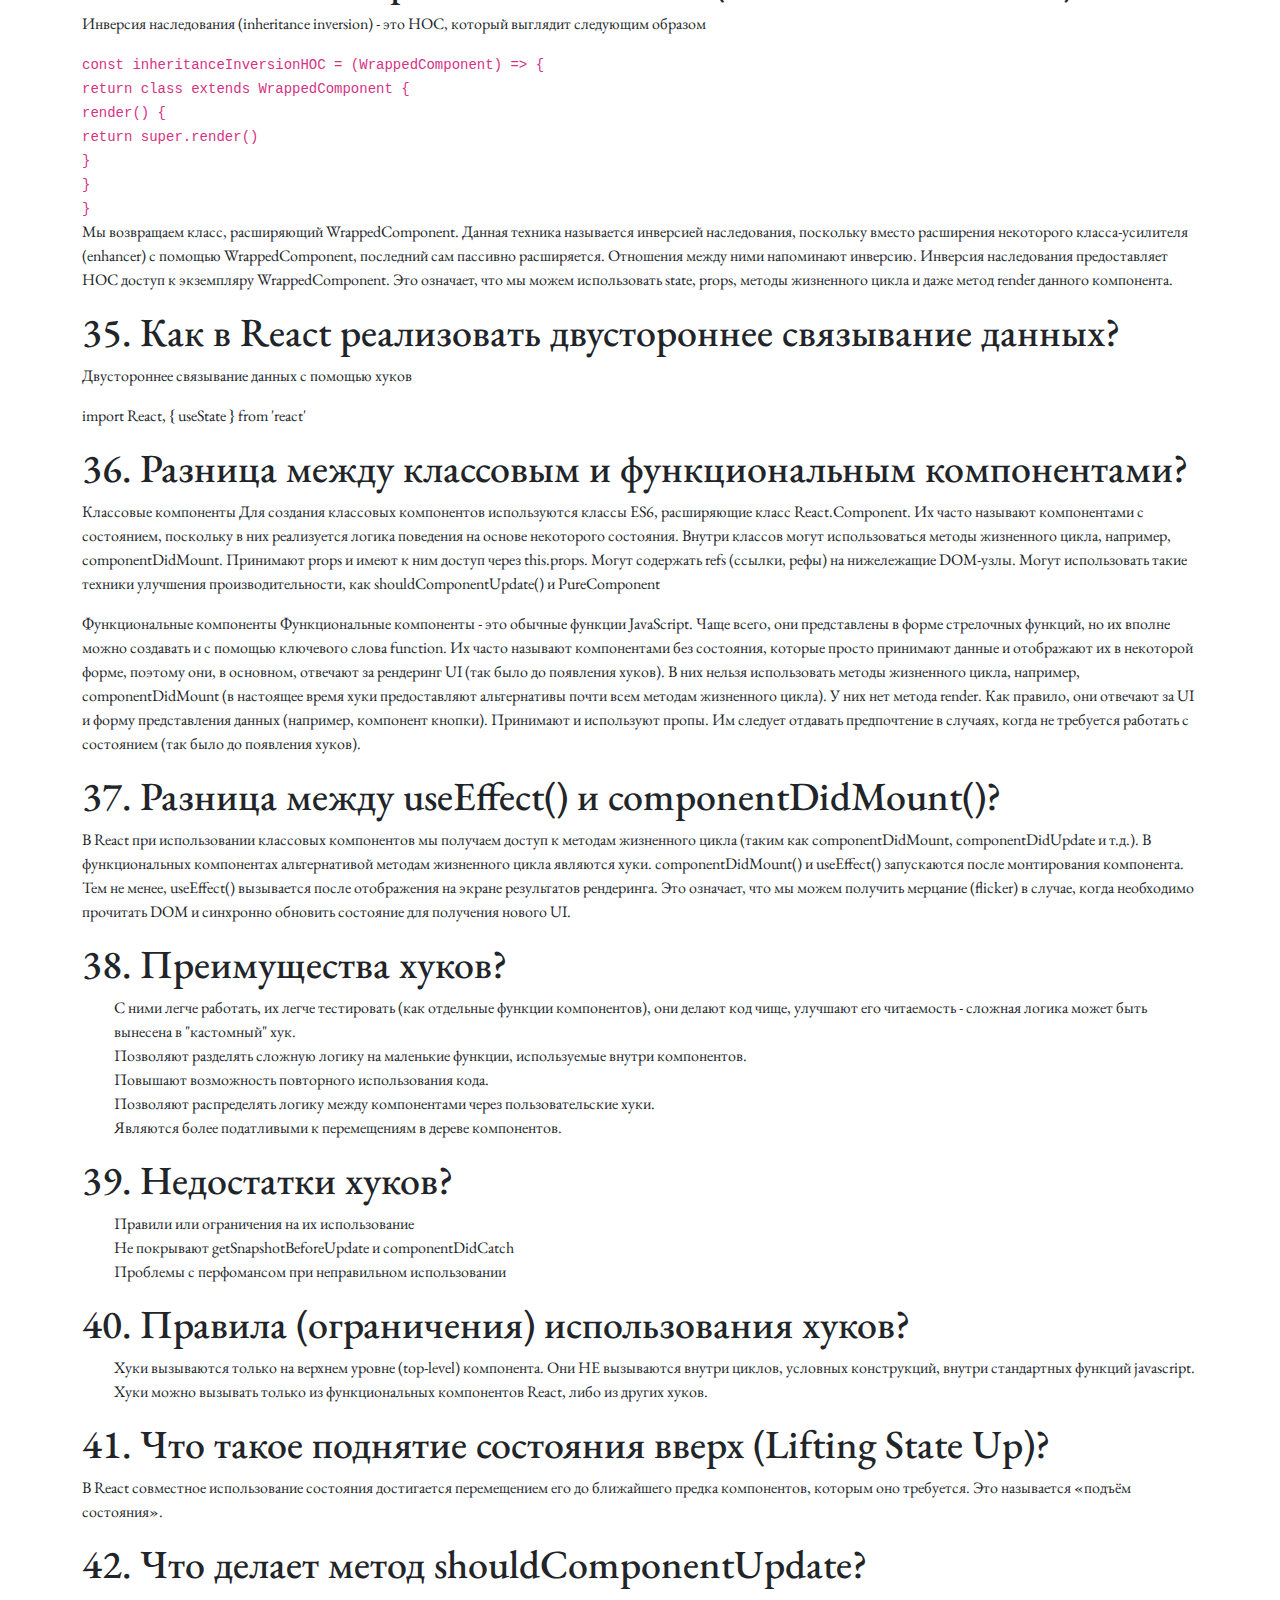
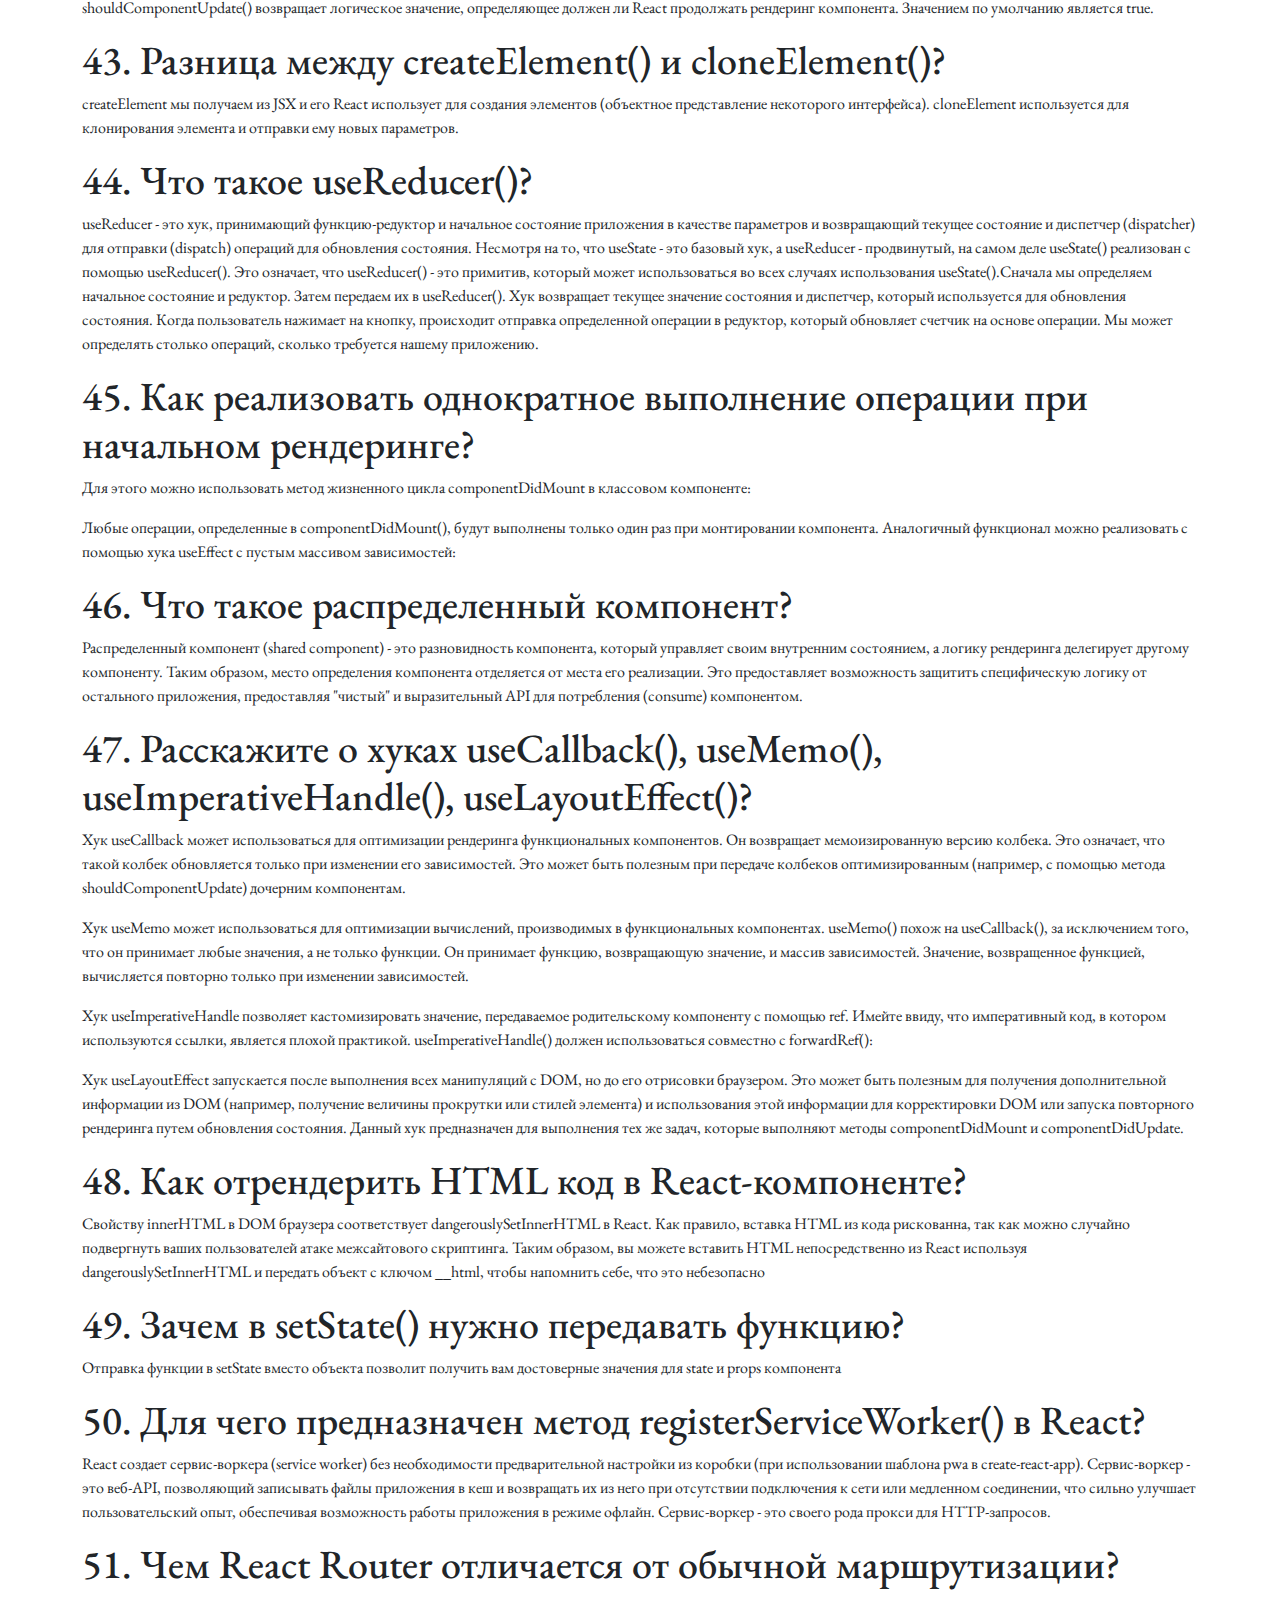
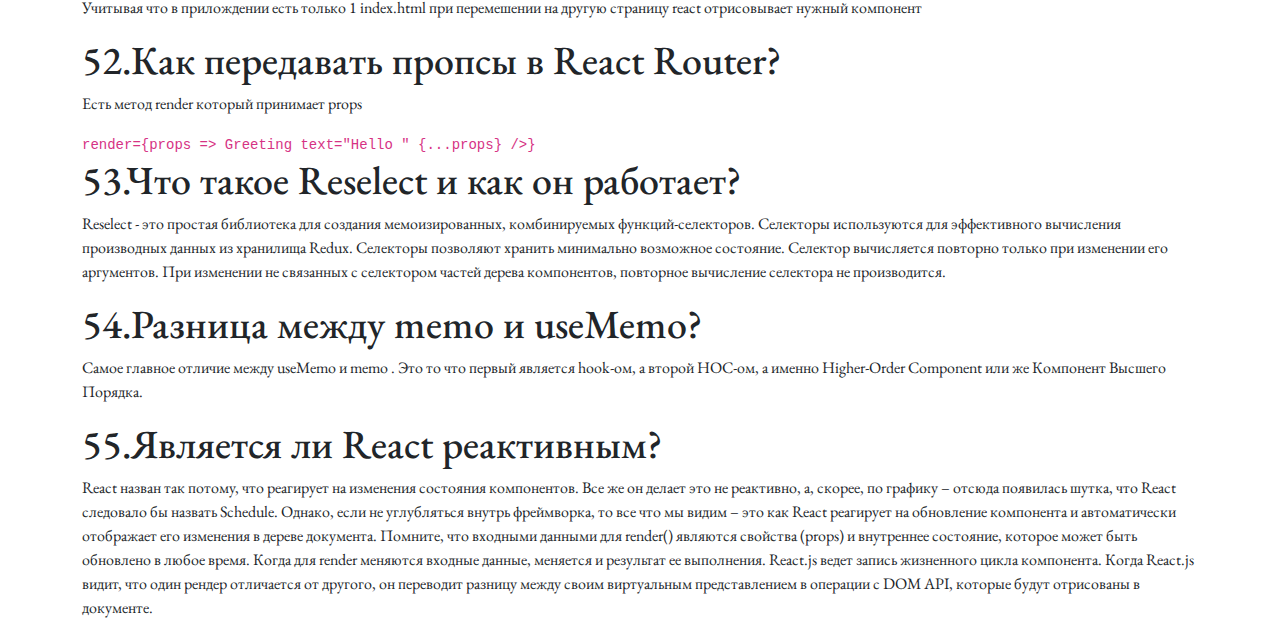
<file: react.html>
<!DOCTYPE html>
<html lang="en">
  <head>
    <meta charset="UTF-8" />
    <meta name="viewport" content="width=device-width, initial-scale=1.0" />
    <title>React</title>
    <link rel="stylesheet" href="css/style.css" />
    <link
      rel="stylesheet"
      href="https://cdn.jsdelivr.net/npm/bootstrap@5.2.3/dist/css/bootstrap.min.css"
    />
    <link rel="preconnect" href="https://fonts.googleapis.com" />
    <link rel="preconnect" href="https://fonts.gstatic.com" crossorigin />
    <link
      href="https://fonts.googleapis.com/css2?family=EB+Garamond:ital,wght@0,500;1,600&display=swap"
      rel="stylesheet"
    />
  </head>
  <body>
    <nav class="navbar navbar-expand-lg" style="background-color: #e3f2fd">
      <div class="container">
        <a class="navbar-brand" href="index.html">
          <img
            class="img-fluid"
            src="img/js.png"
            alt="JS"
            width="50"
            height="50"
          />
        </a>
        <button
          class="navbar-toggler"
          type="button"
          data-bs-toggle="collapse"
          data-bs-target="#navbarNavDropdown"
          aria-controls="navbarNavDropdown"
          aria-expanded="false"
          aria-label="Toggle navigation"
        >
          <span class="navbar-toggler-icon"></span>
        </button>
        <div class="collapse navbar-collapse" id="navbarNavDropdown">
          <ul class="navbar-nav">
            <li class="nav-item dropdown">
              <a
                class="nav-link dropdown-toggle"
                href="#"
                role="button"
                data-bs-toggle="dropdown"
                aria-expanded="false"
              >
                Методы
              </a>
              <ul class="dropdown-menu">
                <li><a class="dropdown-item" href="string.html">Строк</a></li>
                <li><a class="dropdown-item" href="array.html">Массивов</a></li>
                <li><a class="dropdown-item" href="#">Обьетов</a></li>
                <li>
                  <a class="dropdown-item" href="aboutDOM.html"
                    >События и DOM
                  </a>
                </li>
              </ul>
            </li>
            <li class="nav-item dropdown">
              <a
                class="nav-link dropdown-toggle"
                href="js-sobesed.html"
                role="button"
                data-bs-toggle="dropdown"
                aria-expanded="false"
              >
                Собеседование
              </a>
              <ul class="dropdown-menu">
                <li>
                  <a class="dropdown-item" href="js-sobesed.html"
                    >по языку JS</a
                  >
                </li>
                <li>
                  <a class="dropdown-item" href="Js-in-brouser.html"
                    >по браузерному JS</a
                  >
                </li>
                <li>
                  <a class="dropdown-item" href="js-async.html"
                    >по асинхронному JS</a
                  >
                </li>
                <li><a class="dropdown-item" href="react.html">React</a></li>
              </ul>
            </li>
            <li class="nav-item">
              <a class="nav-link" href="#"> Задачи </a>
            </li>
          </ul>
        </div>
      </div>
    </nav>
    <div class="container">
      <h1 class="font-bold">1.Что такое React?</h1>
      <p>
        React — это JavaScript-библиотека для создания пользовательских
        интерфейсов.
      </p>
      <h1 class="font-bold">2.Перечислите особенности React?</h1>
      <ul>
        <li>
          Универсальность.Одно из главных преимуществ библиотеки в том, что её
          можно использовать где угодно. К примеру, на своём сервере при
          создании нестандартных веб-сайтов, которые сложно реализовать на базе
          готовых систем управления контентом.
        </li>
        <li>
          Компонентность. Ещё одна отличительная особенность React —
          компонентный подход, который проявляется в использовании
          «строительных» единиц — компонентов. Шаблонов, контроллеров и других
          элементов нет, зато есть компоненты, которыми можно управлять.
          Компонент — что-то вроде бетонных блоков, из которых можно построить
          любое здание. Компоненты могут наследовать друг от друга свойства, их
          можно объединять между собой и использовать повторно.
        </li>
        <li>
          Виртуальный DOM. Важной особенностью библиотеки React является
          виртуальный DOM. Это объект, в котором содержится информация о
          состоянии интерфейса. К примеру, после того, как пользователь
          отправляет данные в форме на сервер, React определяет изменение
          состояния и обновляет внешний вид интерфейса. Таким образом,
          виртуальный DOM позволяет обновлять реальный DOM и без задержки менять
          состояние компонентов на экране. Пользователь не видит миганий и
          других визуальных артефактов.
        </li>
        <li>
          Расширение JSX.Расширение синтаксиса JavaScript походит на HTML, но
          это JS. Главная особенность заключается в том, что можно писать код с
          помощью готовых компонентов. Такой подход позволяет ускорить
          разработку. Библиотеку можно использовать и без JSX, но большинство
          разработчиков задействуют расширение, чтобы обеспечить наглядное
          взаимодействие с интерфейсом. Одно из главных преимуществ JSX —
          нативные уведомления об ошибках и предупреждения, которые помогают
          оперативно узнать о ситуациях, на которые стоит обратить внимание.
        </li>
      </ul>
      <h1 class="font-bold">
        3.Что такое Virtual DOM? Как он работает с React?
      </h1>
      <p>
        Виртуальный DOM (VDOM) — это концепция программирования, в которой
        идеальное или «виртуальное» представление пользовательского интерфейса
        хранится в памяти и синхронизируется с «настоящим» DOM при помощи
        библиотеки, такой как ReactDOM.
      </p>
      <p>
        Когда в UI добавляются новые элементы, создается VDOM в виде дерева.
        Каждый элемент является узлом этого дерева. При изменении состояния
        любого элемента, создается новое дерево. Затем это новое дерево
        сравнивается (diffed) со старым. После этого вычисляется наиболее
        эффективный метод внесения изменений в RDOM. Цель данных вычислений
        состоит в минимизации количества операций, совершаемых с RDOM. Тем
        самым, уменьшаются накладные расходы, связанные с обновлением RDOM.
      </p>
      <h1 class="font-bold">
        4.Для чего нужен атрибут key при рендере списков?
      </h1>
      <p>
        Ключи помогают React определять, какие элементы были изменены, добавлены
        или удалены. Их необходимо указывать, чтобы React мог сопоставлять
        элементы массива с течением времени и помочь библиотеке точно определить
        то место где было изменение. Лучший способ выбрать ключ — это
        использовать строку, которая будет явно отличать элемент списка от его
        соседей. Чаще всего вы будете использовать ID из ваших данных как ключи
      </p>
      <h1 class="font-bold">5.Что такое PureComponent?</h1>
      <p>
        Чистые компоненты (pure components) - это компоненты, которые не
        рендерятся повторно при обновлении их состояния или пропов одними и теми
        же значениями. Если значение предыдущего и нового состояния и пропов
        равны, компонент не повторно отрисовывается. Чистые компоненты
        ограничивают повторный рендеринг, обеспечивая повышение
        производительности приложения.
      </p>
      <h1 class="font-bold">
        6.Что такое Компонент высшего порядка (Higher-Order Component/HOC)?
      </h1>
      <p>
        Компонент высшего порядка (Higher-Order Component, HOC) — это один из
        продвинутых способов для повторного использования логики. HOC не
        являются частью API React, но часто применяются из-за композиционной
        природы компонентов. Говоря просто, компонент высшего порядка — это
        функция, которая принимает компонент и возвращает новый компонент.Если
        обычный компонент преобразует пропсы в UI, то компонент высшего порядка
        преобразует компонент в другой компонент. HOC часто встречаются в
        сторонних библиотеках, например connect в Redux и
        createFragmentContainer в Relay.
      </p>
      <h1 class="font-bold">
        7.Разница между управляемыми (controlled) и не управляемыми
        (uncontrolled) компонентами?
      </h1>
      <p>
        Элемент называется управляемым, если его значение контролирует React.
        Эта тема связана с такими HTML элементами как input, textarea, select.
        Обычно эти элементы сами управляют своим состоянием и сами обновляются
        когда пользователь вводит данные. Это неуправляемые компоненты - они
        хранят свои данные прямо в DOM. Чтобы прочитать их значения,
        используются рефы. Для того чтобы сделать управляемый компонент, нужно
        чтобы значение этих элементов хранилось именно в состоянии React
        компонента, т.е. управлялось через setState/useState, таким образом
        состояние React-компонента становится единственным источником правды для
        этих элементов.
      </p>
      <h1 class="font-bold">8. Методы жизненного цикла компонента в React?</h1>
      <p>
        Метод render() — единственный обязательный методов в классовом
        компоненте.
      </p>
      <p>
        constructor() Если вы не инициализируете состояние и не привязываете
        методы, вам не нужно реализовывать конструктор в вашем React-компоненте.
      </p>
      <p>
        componentDidMount() вызывается сразу после монтирования компонента
        (вставлено в DOM-дерево). Инициализация, требующая DOM-узлов, должна
        быть здесь. Если вам нужно загружать данные с удалённой конечной точки
        (endpoint), это хорошее место для создания экземпляра сетевого запроса.
      </p>
      <p>
        componentDidUpdate() вызывается сразу после обновления. Этот метод не
        вызывается при первоначальной отрисовке.
      </p>
      <p>
        componentWillUnmount() вызывается непосредственно перед размонтированием
        и уничтожением компонента. Выполните необходимую очистку в этом методе,
        такую как отмена таймеров, сетевых запросов или очистка любых подписок,
        созданных в componentDidMount().
      </p>
      <h1 class="font-bold">9. Стадии жизненного цикла компонента в React?</h1>
      <p>
        Каждый компонент React проходит несколько стадий в процессе своей жизни:
        он создается, затем добавляется в DOM, получает пропсы, и, наконец,
        удаляется из дерева. Этот процесс называют жизненным циклом компонента
        (Component Lifecycle).
      </p>
      <p class="fw-bold">
        Монтирование (Mounting) - Эти методы вызываются по порядку во время
        создания объекта и вставки его в DOM.
      </p>
      <p>
        constructor() static getDerivedStateFromProps() render()
        componentDidMount()
      </p>
      <p class="fw-bold">
        Обновление (Updating) Обновление может происходить при изменении свойств
        или состояния. Эти методы вызываются по порядку во время перерисовки:
      </p>
      <p>
        static getDerivedStateFromProps() shouldComponentUpdate() render()
        getSnapshotBeforeUpdate() componentDidUpdate()
      </p>
      <p class="fw-bold">Удаление или демонтирование (Unmounting)</p>
      <h1 class="font-bold">9. Что такое React Reconciliation?</h1>
      <p>
        Сверка — это алгоритм React, используемый для того, чтобы отличить одно
        дерево елементов от другого для определения частей, которые нужно будет
        заменить. Апдейт — это изменение в данных, которые используются для
        отрисовки React приложения.
      </p>
      <h1 class="font-bold">10. Что такое портал (Portal)?</h1>
      <p>
        Порталы позволяют рендерить дочерние элементы в DOM-узел, который
        находится вне DOM-иерархии родительского компонента.Типовой случай
        применения порталов — когда в родительском компоненте заданы стили
        overflow: hidden или z-index, но вам нужно чтобы дочерний элемент
        визуально выходил за рамки своего контейнера. Например, диалоги,
        всплывающие карточки и всплывающие подсказки.
      </p>
      <h1 class="font-bold">11. Что такое контекст (Context)?</h1>
      <p>
        Контекст позволяет передавать данные через дерево компонентов без
        необходимости передавать пропсы на промежуточных уровнях. В типичном
        React-приложении данные передаются сверху вниз (от родителя к дочернему
        компоненту) с помощью пропсов. Однако, подобный способ использования
        может быть чересчур громоздким для некоторых типов пропсов (например,
        выбранный язык, UI-тема), которые необходимо передавать во многие
        компоненты в приложении. Контекст предоставляет способ делиться такими
        данными между компонентами без необходимости явно передавать пропсы
        через каждый уровень дерева
      </p>
      <h1 class="font-bold">12. Что такое React хуки (Hooks)?</h1>
      <p>
        Хуки — нововведение в React 16.8, которое позволяет использовать
        состояние и другие возможности React без написания классов.Хуки —
        механизм в React, который позволяет работать полностью без классов. Он
        не приносит ничего нового, но облегчает повторное использование кода для
        решения общих задач. Сейчас это основной способ написания
        React-приложений.
      </p>
      <h1 class="font-bold">13. Что Такое JSX?</h1>
      <p>
        JSX позволяет создавать HTML-элементы прямо в JavaScript и помещать их в
        DOM без использования таких методов, как createElement или appendChild.
        JSX преобразует HTML-теги в элементы React. React использует JSX для
        шаблонизации вместо обычного JavaScript.
      </p>
      <h1 class="font-bold">
        14. Разница между состоянием(state) и пропсами(props)?
      </h1>
      <p>
        props (намеренно сокращённо от англ. «properties» — свойства) и state —
        это обычные JavaScript-объекты. Несмотря на то, что оба содержат
        информацию, которая влияет на то, что увидим после рендера, есть
        существенное различие: props передаётся в компонент (служат как
        параметры функции), в то время как state находится внутри компонента (по
        аналогии с переменными, которые объявлены внутри функции).
      </p>
      <h1 class="font-bold">15. Что такое React Fiber?</h1>
      <p>
        React Fiber — прогрессивная реализация ключевого алгоритма React. Это
        кульминационное достижение двухгодичных исследований команды
        разработчиков React. Цель Fiber в увеличении производительности при
        разработке таких задач как анимация, организация элементов на странице и
        движение элементов.
      </p>
      <h1 class="font-bold">
        16. Что такое фрагмент (Fragment)? Почему фрагмент лучше, чем div?
      </h1>
      <p>
        Fragments позволяют писать более чистый, читаемый и поддерживаемый код.
        Они не заменяют div в вашем HTML, но они предлагают лучший подход к
        структурированию и рендерингу вашей разметки, если вы используете
        ненужные divв своем коде.
      </p>
      <h1 class="font-bold">17. Что такое синтетические события в React?</h1>
      <p>
        Ваши обработчики событий получают экземпляр SyntheticEvent , это
        кроссбраузерная обёртка над нативным экземпляром события. У неё такой же
        интерфейс, как и у нативного события, включая методы stopPropagation() и
        preventDefault() . Эта обёртка помогает событиям работать одинаково во
        всех браузерах.
      </p>
      <h1 class="font-bold">
        18. Что такое React-ссылка (ref)? Как создать ссылку?
      </h1>
      <p>
        Refs (далее просто «ссылки») предоставляет способ доступа к DOM-узлам
        или React-элементам, созданным в методе render(). В обычном потоке
        данных React свойства — единственный способ взаимодействия родительских
        компонентов со своими дочерними элементами. Чтобы изменить дочерний
        элемент, вы повторно отрисовываете его с помощью новых свойств. Тем не
        менее, есть несколько случаев, когда вам необходимо принудительно
        модифицировать дочерний элемент за пределами типичного потока данных.
        Изменяемый дочерний элемент может быть экземпляром компонента React или
        DOM-элементом. Для обоих этих случаев React предоставляет запасной
        вариант.refs используются для получения ссылки на узел DOM (Document
        Object Model) или компонента в React. Если кратко, то Refs возвращает
        ссылку на элемент.Ссылки создаются с использованием React.createRef() и
        добавляются к React-элементам с помощью атрибута ref. Ссылки обычно
        присваиваются свойству экземпляра, когда компонент создаётся таким
        образом, чтобы на них можно было ссылаться по всему компоненту.
      </p>
      <h1 class="font-bold">
        19. Разница между теневым (Shadow) и виртуальным (Virtual) DOM?
      </h1>
      <p>
        Нет, они совсем разные. Теневой DOM (Shadow DOM) — это браузерная
        технология, предназначенная в основном для определения области видимости
        переменных и CSS в веб-компонентах. Виртуальный DOM — это концепция,
        реализованная библиотеками в JavaScript поверх API браузера.
      </p>
      <h1 class="font-bold">20. Назовите преимущества использования React?</h1>
      <p>
        У React четыре преимущества перед аналогичными библиотеками для
        разработки интерфейсов.
      </p>
      <ul>
        <li>
          Универсальность. React — это JavaScript-библиотека, а JavaScript —
          популярный язык программирования, который используется всюду. Ни одна
          другая JS-библиотека не работает в таком количестве окружений и на
          таком количестве устройств.
        </li>
        <li>
          Гибкость. React гибкий, потому что позволяет: выбирать, какие
          библиотеки использовать, например, для контроля за переходами между
          экранами и хранения данных; менять инструменты разработки; сделать
          приложение полностью на React; или использовать его для одной фишки.
          Выбирать вам.
        </li>
        <li>
          Отличный DevX. UX — это пользовательский опыт, а DevX — опыт
          разработчика — то, насколько удобно, комфортно и просто разработчику
          взаимодействовать с технологией. И у React отличный DevX.
        </li>
        <li>
          Читаемость. В React приложение разбито на компоненты, поэтому в 9
          случаях из 10 при поломке видно, в какой части кода беда:
        </li>
      </ul>
      <h1 class="font-bold">
        21. Что такое условный рендеринг (Conditional Rendering)? Как его
        выполнить?
      </h1>
      <p>
        ВУсловная отрисовка в React работает так же, как условия работы в
        JavaScript. Используйте JavaScript-операторы, например if или тернарный
        оператор, чтобы создать элементы, представляющие текущее состояние, и
        пусть React обновит пользовательский интерфейс для соответствия им.Вы
        можете вставлять любые выражения в JSX, обёртывания их фигурными
        скобками. Это включает логический JavaScript-оператор &&. Это может быть
        удобно для условной отрисовки элемента:
      </p>
      <h1 class="font-bold">
        22. Что такое компонент-переключатель (Switching Component)?
      </h1>
      <p>
        Switching Component это компонент который редерит один из нескольких
        компонентов. Это своеобразный react паттерн который позволят реализовать
        удобный механизм отримовки нескольких компонентов на основании
        какого-либо условия
      </p>
      <h1 class="font-bold">23. Разница между React и ReactDOM?</h1>
      <p>
        React — это библиотека JavaScript для создания пользовательских
        интерфейсов, а ReactDOM — это библиотека JavaScript, которая позволяет
        React взаимодействовать с DOM.
      </p>
      <h1 class="font-bold">
        24. Как React обрабатывает, или ограничивает использование пропсов
        определенного типа?
      </h1>
      <p>
        PropTypes - хороший способ перехвата ошибок, связанных с неправильными
        типами props. PropTypes позволяет помечать пропы как обязательные или
        определять их значения по умолчанию.
      </p>
      <p>
        PropTypes определяет тип пропа. Каждый раз, когда через проп передается
        какое-либо значение, оно проверяется на правильный тип. Если будет
        обнаружен неправильный тип, в консоль будет выведено сообщение об
        ошибке.
      </p>
      <h1 class="font-bold">
        25. Что такое строгий режим в React? Его преимущества?
      </h1>
      <p>
        StrictMode — инструмент для обнаружения потенциальных проблем в
        приложении. Также как и Fragment, StrictMode не рендерит видимого UI.
        Строгий режим активирует дополнительные проверки и предупреждения для
        своих потомков.
      </p>
      <ul>
        <li>Обнаружение небезопасных методов жизненного цикла</li>
        <li>Предупреждение об использовании устаревшего API строковых реф</li>
        <li>Предупреждение об использовании устаревшего метода findDOMNode</li>
        <li>Обнаружение неожиданных побочных эффектов</li>
        <li>Обнаружение устаревшего API контекста</li>
      </ul>
      <h1 class="font-bold">
        26. Что такое «бурение пропсов» (Prop Drilling)? Как его избежать?
      </h1>
      <p>
        В React пропы передаются в одном направлении, сверху вниз, от
        родительского компонента к дочернему, и последовательно. При наличии
        незначительного количества пропов или потомков - это не является
        проблемой. Однако при росте приложения для того, чтобы передать пропы с
        верхнего уровня приложения компонентам, находящимся на 3 или 4 уровне
        вложенности, нам приходится передавать одни и те же пропы на каждом
        уровне дерева компонентов. Это называется бурением пропов (prop
        drilling). Context API Контекст решает некоторые проблемы, связанные с
        "бурением". Он позволяет компонентам получать данные на любом уровне без
        их передачи в виде пропов. Передаваемыми данными может быть что угодно:
        состояние, функция, объект и т.д. Эти данные доступны любым вложенным
        компонентам в пределах области видимости контекста.
      </p>
      <h1 class="font-bold">27. Разница между элементом и компонентом?</h1>
      <p>
        Компонент (component) - это шаблон. Проект или схема (blueprint).
        Глобальное определение. Он может быть функцией или классом (с методом
        рендеринга). <br />
        Элемент (element) - это то, что возвращается из компонента. Это объект,
        описывающий виртуальное представление определенного узла DOM,
        содержащегося в компоненте. В случае с функциональными компонентами,
        указанный объект возвращается функцией. В классовых компонентах объект
        возвращается методом render. Элементы React - это не то, что мы видим в
        браузере. Это всего лишь объекты, хранящиеся в памяти, мы не можем их
        изменять.Элемент - это обычный JavaScript-объект с определенными
        методами. Он имеет 4 свойства: type - строковое представление HTML-тега
        или ссылка на React-компонент; key - строка-идентификатор
        React-элемента; ref - ссылка на нижележащий узел DOM или экземпляр
        компонента React; props - объект со свойствами.
      </p>
      <h1 class="font-bold">28. Что такое ReactDOMServer?</h1>
      <p>
        Объект ReactDOMServer позволяет рендерить компоненты в виде статической
        разметки. Обычно, данный объект используется на Node.js-серверах:
      </p>
      <h1 class="font-bold">
        29. Что такое предохранители (Error Boundaries)?
      </h1>
      <p>
        Предохранители (error boundaries) - это React-компоненты, которые
        перехватывают любые ошибки, возникающие в дереве потомков, выводят
        сообщения об ошибках в консоль и отображают резервный UI вместо
        "сломанного". Предохранители перехватывают ошибки во время рендеринга, в
        методах жизненного цикла и в конструкторах дочерних компонентов.
        Классовый компонент становится предохранителем, когда в нем определяются
        методы жизненного цикла static getDerivedStateFromError или
        componentDidCatch (один или оба). static getDerivedStateFromError()
        используется для рендеринга резервного UI после возникновения ошибки.
        componentDidCatch() используется для обработки ошибки.
      </p>
      <h1 class="font-bold">30. Что такое «ленивая» (Lazy) функция?</h1>
      <p>
        React.lazy() позволяет создавать компоненты, загружаемые с помощью
        динамического import(), которые рендерятся как обычные компоненты. Это
        уменьшает размер "бандла" (кусок кода, отвечающий за определенную часть
        приложения), поскольку загружаются только те компоненты, которые
        отображаются на экране в данный момент. React.lazy() принимает функцию в
        качестве аргумента, которая возвращает промис в результате вызова
        import() для загрузки компонента. Модуль "разрешается" модулем с
        "дефолтным" экспортом, содержащим React-компонент.
      </p>
      <h1 class="font-bold">31. Разница между рендерингом и монтированием?</h1>
      <p>
        Рендеринг - это функция или метод render, вызываемый компонентом,
        возвращающие инструкции для создания DOM. Метод render вызывается при
        каждом рендеринге компонента. Обновление компонента происходит при
        изменении его state или props. Монтирование - это первый рендеринг
        компонента и построение первоначальной объектной модели документа
        (виртуального DOM). Монтирование компонента означает встраивание
        создаваемых им элементов в браузерный DOM. Повторный рендеринг - это
        повторный вызов функции для получения информации об уже смонтированном
        компоненте.
      </p>
      <h1 class="font-bold">32. Что такое сhildren?</h1>
      <p>
        children ссылается на контейнер, содержимое которого неизвестно до
        передачи данных из родительского компонента. Этот контейнер позволяет
        передавать компоненты другим компонентам в качестве данных подобно
        любому другому пропу. Отличительной особенностью children является то,
        что React предоставляет его поддержку через ReactElement API и JSX
      </p>
      <h1 class="font-bold">
        33. Что такое события указателя (Pointer Events)?
      </h1>
      <p>
        События указателя (pointer events) похожи на события мыши (mousedown,
        mouseup и т.д.), но не зависят от устройства (мышь, стилус,
        прикосновения и т.д.). Это позволяет избежать реализации функционала для
        каждого отдельного устройства. Рассматриваемый API работает также, как
        существующие обработчики событий. События указателя добавляются к
        React-компонентам в качестве атрибутов с колбеком, принимающим событие.
        Внутри колбека происходит обработка этого события.
      </p>
      <h1 class="font-bold">
        34. Что такое инверсия наследования (Inheritance Inversion)?
      </h1>
      <p>
        Инверсия наследования (inheritance inversion) - это HOC, который
        выглядит следующим образом
      </p>
      <code
        >const inheritanceInversionHOC = (WrappedComponent) => { <br />
        return class extends WrappedComponent { <br />
        render() { <br />
        return super.render() <br />
        } <br />
        } <br />
        }</code
      >
      <p>
        Мы возвращаем класс, расширяющий WrappedComponent. Данная техника
        называется инверсией наследования, поскольку вместо расширения
        некоторого класса-усилителя (enhancer) с помощью WrappedComponent,
        последний сам пассивно расширяется. Отношения между ними напоминают
        инверсию. Инверсия наследования предоставляет HOC доступ к экземпляру
        WrappedComponent. Это означает, что мы можем использовать state, props,
        методы жизненного цикла и даже метод render данного компонента.
      </p>
      <h1 class="font-bold">
        35. Как в React реализовать двустороннее связывание данных?
      </h1>
      <p>Двустороннее связывание данных с помощью хуков</p>
      <p>import React, { useState } from 'react'</p>
      <h1 class="font-bold">
        36. Разница между классовым и функциональным компонентами?
      </h1>
      <p>
        Классовые компоненты Для создания классовых компонентов используются
        классы ES6, расширяющие класс React.Component. Их часто называют
        компонентами с состоянием, поскольку в них реализуется логика поведения
        на основе некоторого состояния. Внутри классов могут использоваться
        методы жизненного цикла, например, componentDidMount. Принимают props и
        имеют к ним доступ через this.props. Могут содержать refs (ссылки, рефы)
        на нижележащие DOM-узлы. Могут использовать такие техники улучшения
        производительности, как shouldComponentUpdate() и PureComponent
      </p>
      <p>
        Функциональные компоненты Функциональные компоненты - это обычные
        функции JavaScript. Чаще всего, они представлены в форме стрелочных
        функций, но их вполне можно создавать и с помощью ключевого слова
        function. Их часто называют компонентами без состояния, которые просто
        принимают данные и отображают их в некоторой форме, поэтому они, в
        основном, отвечают за рендеринг UI (так было до появления хуков). В них
        нельзя использовать методы жизненного цикла, например, componentDidMount
        (в настоящее время хуки предоставляют альтернативы почти всем методам
        жизненного цикла). У них нет метода render. Как правило, они отвечают за
        UI и форму представления данных (например, компонент кнопки). Принимают
        и используют пропы. Им следует отдавать предпочтение в случаях, когда не
        требуется работать с состоянием (так было до появления хуков).
      </p>
      <h1 class="font-bold">
        37. Разница между useEffect() и componentDidMount()?
      </h1>
      <p>
        В React при использовании классовых компонентов мы получаем доступ к
        методам жизненного цикла (таким как componentDidMount,
        componentDidUpdate и т.д.). В функциональных компонентах альтернативой
        методам жизненного цикла являются хуки. componentDidMount() и
        useEffect() запускаются после монтирования компонента. Тем не менее,
        useEffect() вызывается после отображения на экране результатов
        рендеринга. Это означает, что мы можем получить мерцание (flicker) в
        случае, когда необходимо прочитать DOM и синхронно обновить состояние
        для получения нового UI.
      </p>
      <h1 class="font-bold">38. Преимущества хуков?</h1>
      <ul>
        <li>
          С ними легче работать, их легче тестировать (как отдельные функции
          компонентов), они делают код чище, улучшают его читаемость - сложная
          логика может быть вынесена в "кастомный" хук.
        </li>
        <li>
          Позволяют разделять сложную логику на маленькие функции, используемые
          внутри компонентов.
        </li>
        <li>Повышают возможность повторного использования кода.</li>
        <li>
          Позволяют распределять логику между компонентами через
          пользовательские хуки.
        </li>
        <li>Являются более податливыми к перемещениям в дереве компонентов.</li>
      </ul>
      <h1 class="font-bold">39. Недостатки хуков?</h1>
      <ul>
        <li>Правили или ограничения на их использование</li>
        <li>Не покрывают getSnapshotBeforeUpdate и componentDidCatch</li>
        <li>Проблемы с перфомансом при неправильном использовании</li>
      </ul>
      <h1 class="font-bold">40. Правила (ограничения) использования хуков?</h1>
      <ul>
        <li>
          Хуки вызываются только на верхнем уровне (top-level) компонента. Они
          НЕ вызываются внутри циклов, условных конструкций, внутри стандартных
          функций javascript.
        </li>
        <li>
          Хуки можно вызывать только из функциональных компонентов React, либо
          из других хуков.
        </li>
      </ul>
      <h1 class="font-bold">
        41. Что такое поднятие состояния вверх (Lifting State Up)?
      </h1>
      <p>
        В React совместное использование состояния достигается перемещением его
        до ближайшего предка компонентов, которым оно требуется. Это называется
        «подъём состояния».
      </p>
      <h1 class="font-bold">42. Что делает метод shouldComponentUpdate?</h1>
      <p>
        shouldComponentUpdate() возвращает логическое значение, определяющее
        должен ли React продолжать рендеринг компонента. Значением по умолчанию
        является true.
      </p>
      <h1 class="font-bold">
        43. Разница между createElement() и cloneElement()?
      </h1>
      <p>
        createElement мы получаем из JSX и его React использует для создания
        элементов (объектное представление некоторого интерфейса). cloneElement
        используется для клонирования элемента и отправки ему новых параметров.
      </p>
      <h1 class="font-bold">44. Что такое useReducer()?</h1>
      <p>
        useReducer - это хук, принимающий функцию-редуктор и начальное состояние
        приложения в качестве параметров и возвращающий текущее состояние и
        диспетчер (dispatcher) для отправки (dispatch) операций для обновления
        состояния. Несмотря на то, что useState - это базовый хук, а useReducer
        - продвинутый, на самом деле useState() реализован с помощью
        useReducer(). Это означает, что useReducer() - это примитив, который
        может использоваться во всех случаях использования useState().Сначала мы
        определяем начальное состояние и редуктор. Затем передаем их в
        useReducer(). Хук возвращает текущее значение состояния и диспетчер,
        который используется для обновления состояния. Когда пользователь
        нажимает на кнопку, происходит отправка определенной операции в
        редуктор, который обновляет счетчик на основе операции. Мы может
        определять столько операций, сколько требуется нашему приложению.
      </p>
      <h1 class="font-bold">
        45. Как реализовать однократное выполнение операции при начальном
        рендеринге?
      </h1>
      <p>
        Для этого можно использовать метод жизненного цикла componentDidMount в
        классовом компоненте:
      </p>
      <p>
        Любые операции, определенные в componentDidMount(), будут выполнены
        только один раз при монтировании компонента. Аналогичный функционал
        можно реализовать с помощью хука useEffect с пустым массивом
        зависимостей:
      </p>
      <h1 class="font-bold">46. Что такое распределенный компонент?</h1>
      <p>
        Распределенный компонент (shared component) - это разновидность
        компонента, который управляет своим внутренним состоянием, а логику
        рендеринга делегирует другому компоненту. Таким образом, место
        определения компонента отделяется от места его реализации. Это
        предоставляет возможность защитить специфическую логику от остального
        приложения, предоставляя "чистый" и выразительный API для потребления
        (consume) компонентом.
      </p>
      <h1 class="font-bold">
        47. Расскажите о хуках useCallback(), useMemo(), useImperativeHandle(),
        useLayoutEffect()?
      </h1>
      <p>
        Хук useCallback может использоваться для оптимизации рендеринга
        функциональных компонентов. Он возвращает мемоизированную версию
        колбека. Это означает, что такой колбек обновляется только при изменении
        его зависимостей. Это может быть полезным при передаче колбеков
        оптимизированным (например, с помощью метода shouldComponentUpdate)
        дочерним компонентам.
      </p>
      <p>
        Хук useMemo может использоваться для оптимизации вычислений,
        производимых в функциональных компонентах. useMemo() похож на
        useCallback(), за исключением того, что он принимает любые значения, а
        не только функции. Он принимает функцию, возвращающую значение, и массив
        зависимостей. Значение, возвращенное функцией, вычисляется повторно
        только при изменении зависимостей.
      </p>
      <p>
        Хук useImperativeHandle позволяет кастомизировать значение, передаваемое
        родительскому компоненту с помощью ref. Имейте ввиду, что императивный
        код, в котором используются ссылки, является плохой практикой.
        useImperativeHandle() должен использоваться совместно с forwardRef():
      </p>
      <p>
        Хук useLayoutEffect запускается после выполнения всех манипуляций с DOM,
        но до его отрисовки браузером. Это может быть полезным для получения
        дополнительной информации из DOM (например, получение величины прокрутки
        или стилей элемента) и использования этой информации для корректировки
        DOM или запуска повторного рендеринга путем обновления состояния. Данный
        хук предназначен для выполнения тех же задач, которые выполняют методы
        componentDidMount и componentDidUpdate.
      </p>
      <h1 class="font-bold">
        48. Как отрендерить HTML код в React-компоненте?
      </h1>
      <p>
        Свойству innerHTML в DOM браузера соответствует dangerouslySetInnerHTML
        в React. Как правило, вставка HTML из кода рискованна, так как можно
        случайно подвергнуть ваших пользователей атаке межсайтового скриптинга.
        Таким образом, вы можете вставить HTML непосредственно из React
        используя dangerouslySetInnerHTML и передать объект с ключом __html,
        чтобы напомнить себе, что это небезопасно
      </p>
      <h1 class="font-bold">
        49. Зачем в setState() нужно передавать функцию?
      </h1>
      <p>
        Отправка функции в setState вместо объекта позволит получить вам
        достоверные значения для state и props компонента
      </p>
      <h1 class="font-bold">
        50. Для чего предназначен метод registerServiceWorker() в React?
      </h1>
      <p>
        React создает сервис-воркера (service worker) без необходимости
        предварительной настройки из коробки (при использовании шаблона pwa в
        create-react-app). Сервис-воркер - это веб-API, позволяющий записывать
        файлы приложения в кеш и возвращать их из него при отсутствии
        подключения к сети или медленном соединении, что сильно улучшает
        пользовательский опыт, обеспечивая возможность работы приложения в
        режиме офлайн. Сервис-воркер - это своего рода прокси для HTTP-запросов.
      </p>
      <h1 class="font-bold">
        51. Чем React Router отличается от обычной маршрутизации?
      </h1>
      <p>
        Учитывая что в прилождении есть только 1 index.html при перемешении на
        другую страницу react отрисовывает нужный компонент
      </p>
      <h1 class="font-bold">52.Как передавать пропсы в React Router?</h1>
      <p>Есть метод render который принимает props</p>
      <code> render={props => Greeting text="Hello " {...props} />}</code>
      <h1 class="font-bold">53.Что такое Reselect и как он работает?</h1>
      <p>
        Reselect - это простая библиотека для создания мемоизированных,
        комбинируемых функций-селекторов. Селекторы используются для
        эффективного вычисления производных данных из хранилища Redux. Селекторы
        позволяют хранить минимально возможное состояние. Селектор вычисляется
        повторно только при изменении его аргументов. При изменении не связанных
        с селектором частей дерева компонентов, повторное вычисление селектора
        не производится.
      </p>
      <h1 class="font-bold">54.Разница между memo и useMemo?</h1>
      <p>
        Самое главное отличие между useMemo и memo . Это то что первый является
        hook-ом, а второй HOC-ом, а именно Higher-Order Component или же
        Компонент Высшего Порядка.
      </p>
      <h1 class="font-bold">55.Является ли React реактивным?</h1>
      <p>
        React назван так потому, что реагирует на изменения состояния
        компонентов. Все же он делает это не реактивно, а, скорее, по графику –
        отсюда появилась шутка, что React следовало бы назвать Schedule. Однако,
        если не углубляться внутрь фреймворка, то все что мы видим – это как
        React реагирует на обновление компонента и автоматически отображает его
        изменения в дереве документа. Помните, что входными данными для render()
        являются свойства (props) и внутреннее состояние, которое может быть
        обновлено в любое время. Когда для render меняются входные данные,
        меняется и результат ее выполнения. React.js ведет запись жизненного
        цикла компонента. Когда React.js видит, что один рендер отличается от
        другого, он переводит разницу между своим виртуальным представлением в
        операции с DOM API, которые будут отрисованы в документе.
      </p>
    </div>
    <script src="app.js"></script>
    <script src="https://cdn.jsdelivr.net/npm/bootstrap@5.2.3/dist/js/bootstrap.bundle.min.js"></script>
  </body>
</html>
</file>
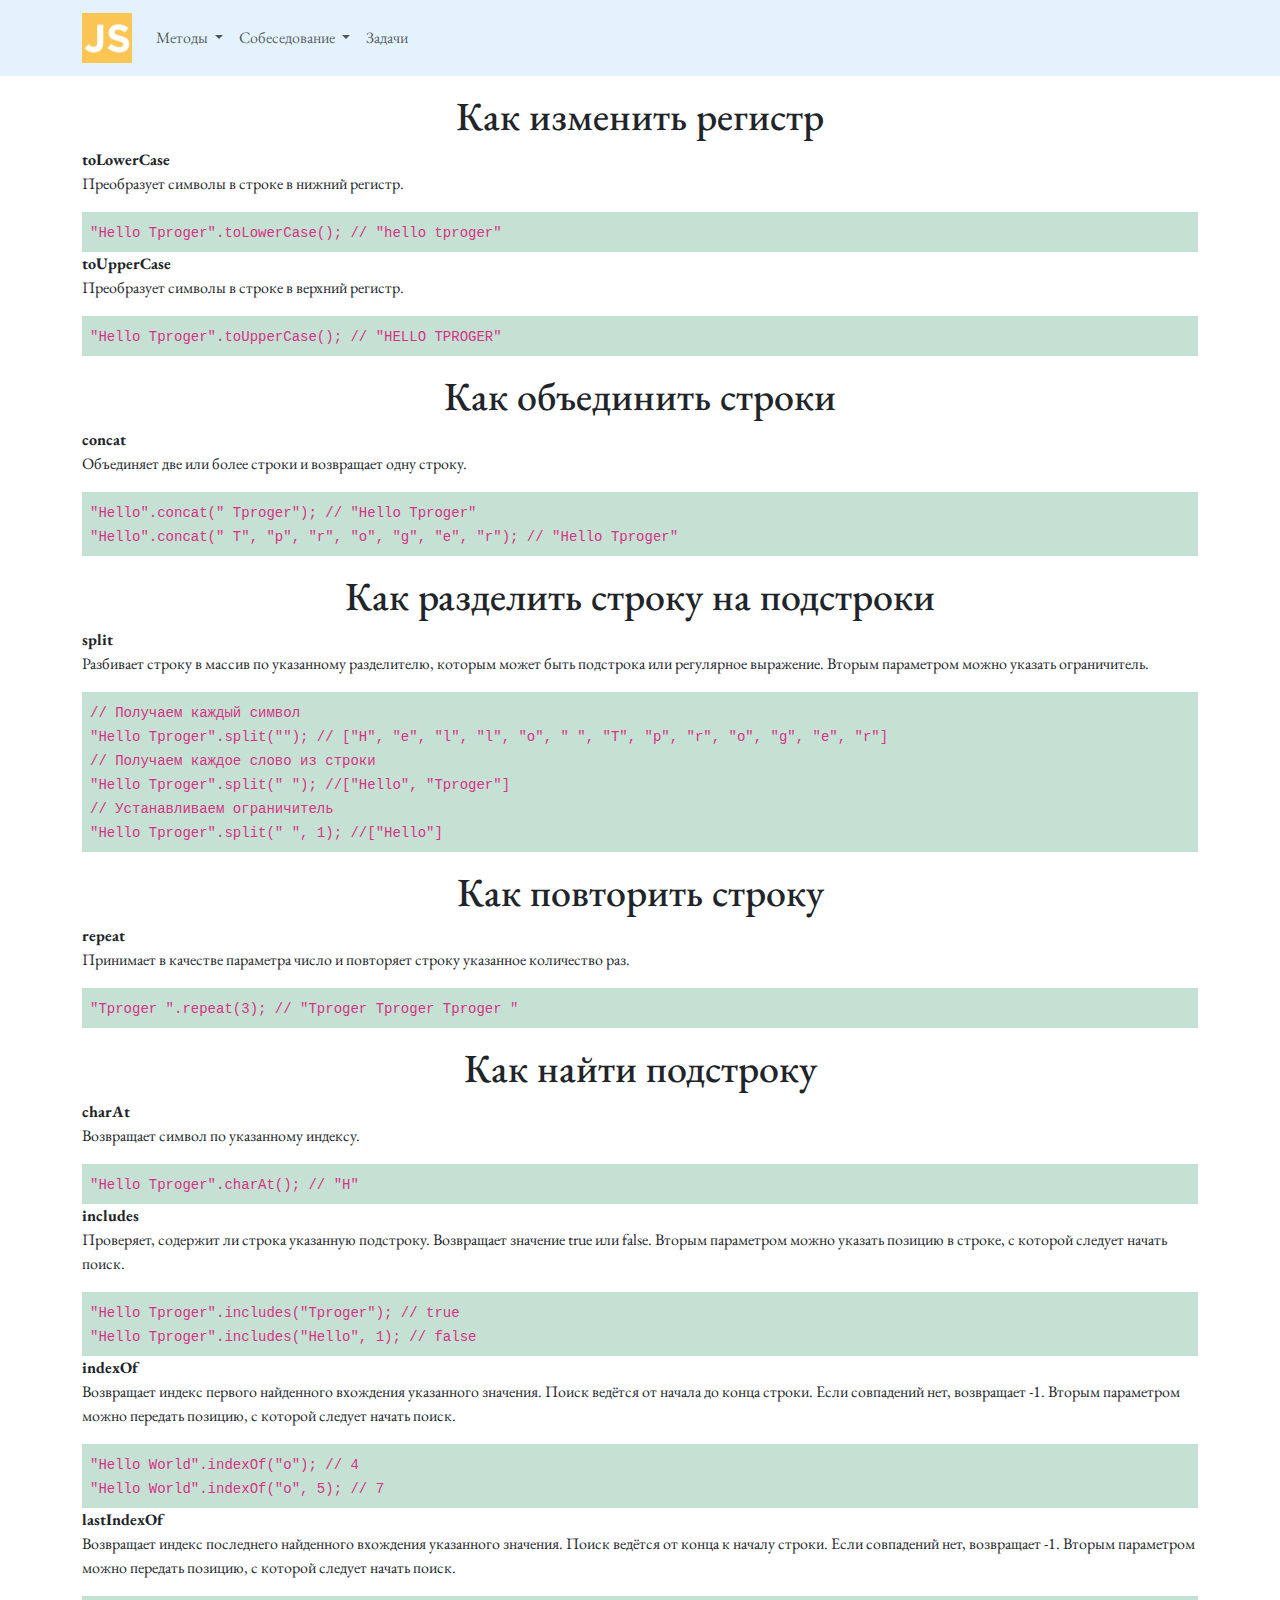
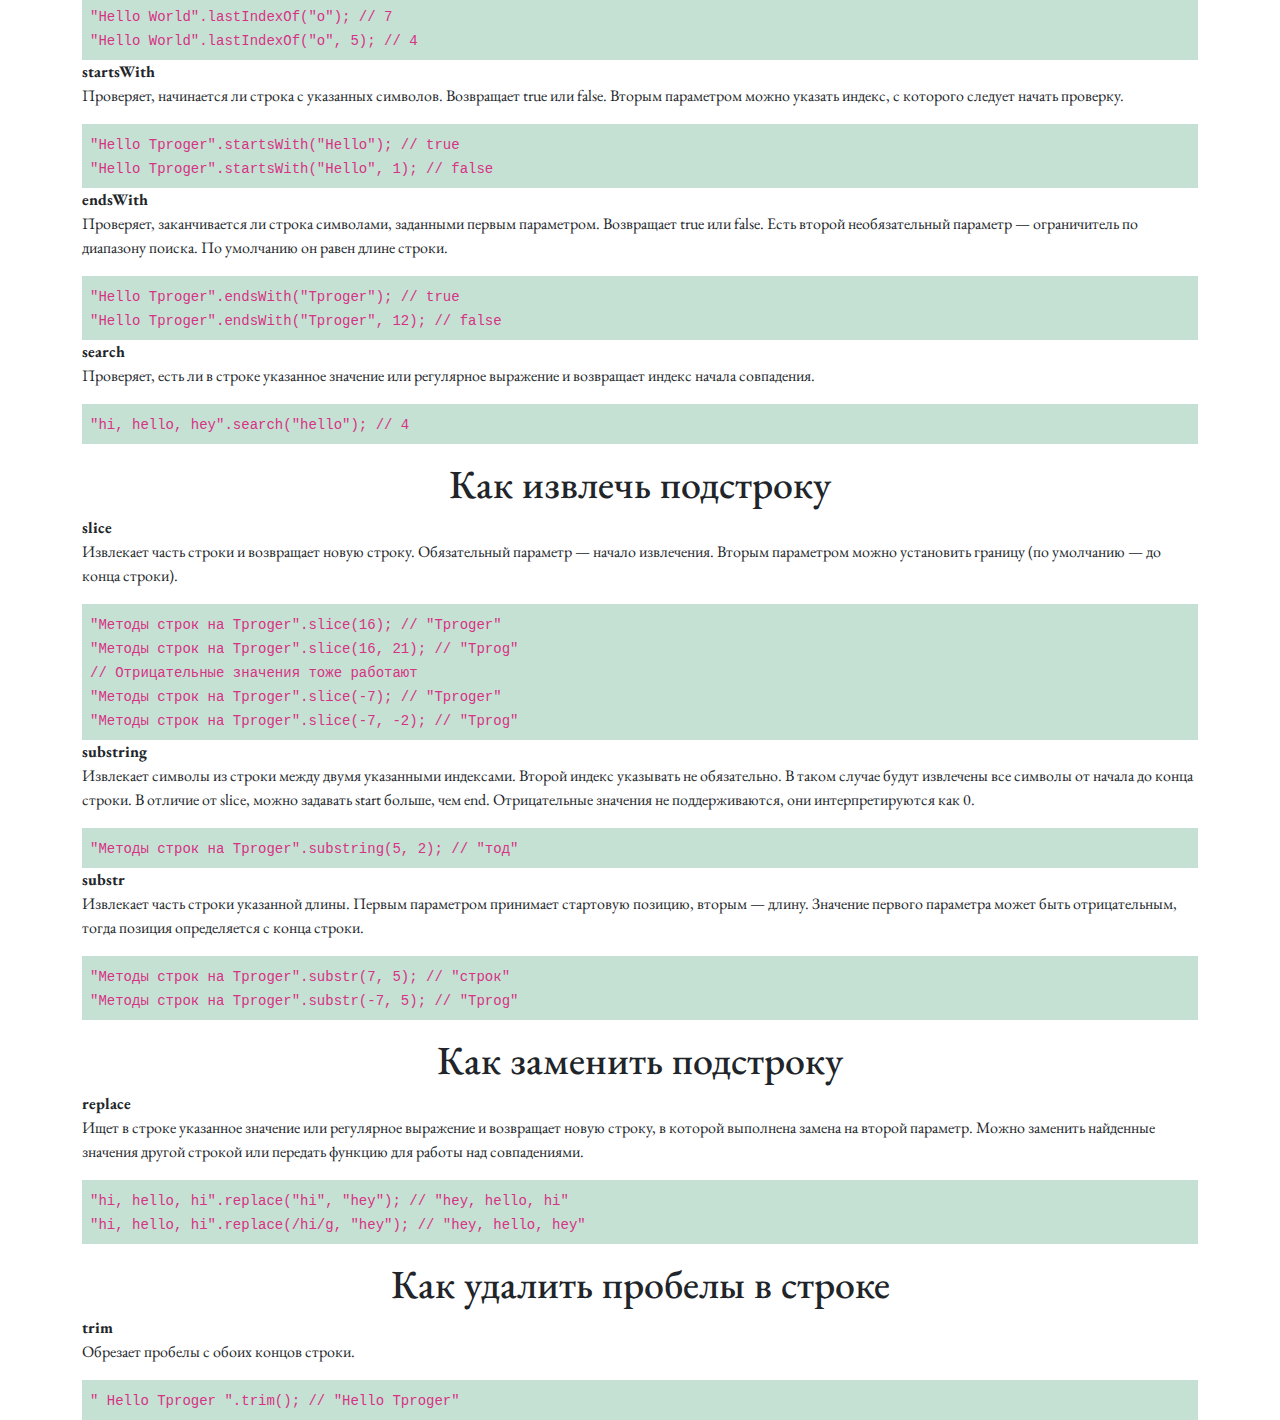
<file: string.html>
<!DOCTYPE html>
<html lang="en">
  <head>
    <meta charset="UTF-8" />
    <meta http-equiv="X-UA-Compatible" content="IE=edge" />
    <meta name="viewport" content="width=device-width, initial-scale=1.0" />
    <title>Методы строк</title>
    <link rel="stylesheet" href="css/style.css" />
    <link
      rel="stylesheet"
      href="https://cdn.jsdelivr.net/npm/bootstrap@5.2.3/dist/css/bootstrap.min.css"
    />
    <link rel="preconnect" href="https://fonts.googleapis.com" />
    <link rel="preconnect" href="https://fonts.gstatic.com" crossorigin />
    <link
      href="https://fonts.googleapis.com/css2?family=EB+Garamond:ital,wght@0,500;1,600&display=swap"
      rel="stylesheet"
    />
  </head>
  <body>
    <nav class="navbar navbar-expand-lg" style="background-color: #e3f2fd">
      <div class="container">
        <a class="navbar-brand" href="index.html">
          <img src="img/js.png" alt="JS" width="50" height="50" />
        </a>
        <button
          class="navbar-toggler"
          type="button"
          data-bs-toggle="collapse"
          data-bs-target="#navbarNavDropdown"
          aria-controls="navbarNavDropdown"
          aria-expanded="false"
          aria-label="Toggle navigation"
        >
          <span class="navbar-toggler-icon"></span>
        </button>
        <div class="collapse navbar-collapse" id="navbarNavDropdown">
          <ul class="navbar-nav">
            <li class="nav-item dropdown">
              <a
                class="nav-link dropdown-toggle"
                href="#"
                role="button"
                data-bs-toggle="dropdown"
                aria-expanded="false"
              >
                Методы
              </a>
              <ul class="dropdown-menu">
                <li><a class="dropdown-item" href="string.html">Строк</a></li>
                <li><a class="dropdown-item" href="array.html">Массивов</a></li>
                <li><a class="dropdown-item" href="#">Обьетов</a></li>
                <li>
                  <a class="dropdown-item" href="aboutDOM.html"
                    >События и DOM
                  </a>
                </li>
              </ul>
            </li>
            <li class="nav-item dropdown">
              <a
                class="nav-link dropdown-toggle"
                href="js-sobesed.html"
                role="button"
                data-bs-toggle="dropdown"
                aria-expanded="false"
              >
                Собеседование
              </a>
              <ul class="dropdown-menu">
                <li>
                  <a class="dropdown-item" href="js-sobesed.html">по JS</a>
                </li>
                <li>
                  <a class="dropdown-item" href="Js-in-brouser.html"
                    >по браузерному JS</a
                  >
                </li>
                <li>
                  <a class="dropdown-item" href="js-async.html"
                    >по асинхронному JS</a
                  >
                </li>
                <li><a class="dropdown-item" href="react.html">React</a></li>
              </ul>
            </li>
            <li class="nav-item">
              <a class="nav-link" href="#"> Задачи </a>
            </li>
          </ul>
        </div>
      </div>
    </nav>
    <div class="container">
      <h1 class="text-center mt-3">Как изменить регистр</h1>
      <b>toLowerCase</b>
      <p>Преобразует символы в строке в нижний регистр.</p>
      <div class="bg-success p-2 text-dark bg-opacity-25 mt-3">
        <code> "Hello Tproger".toLowerCase(); // "hello tproger" </code>
      </div>
      <b>toUpperCase</b>
      <p>Преобразует символы в строке в верхний регистр.</p>
      <div class="bg-success p-2 text-dark bg-opacity-25 mt-3">
        <code> "Hello Tproger".toUpperCase(); // "HELLO TPROGER" </code>
      </div>
      <h1 class="text-center mt-3">Как объединить строки</h1>
      <b>concat</b>
      <p>Объединяет две или более строки и возвращает одну строку.</p>
      <div class="bg-success p-2 text-dark bg-opacity-25 mt-3">
        <code>
          "Hello".concat(" Tproger"); // "Hello Tproger" <br />
          "Hello".concat(" T", "p", "r", "o", "g", "e", "r"); // "Hello Tproger"
        </code>
      </div>
      <h1 class="text-center mt-3">Как разделить строку на подстроки</h1>
      <b>split</b>
      <p>
        Разбивает строку в массив по указанному разделителю, которым может быть
        подстрока или регулярное выражение. Вторым параметром можно указать
        ограничитель.
      </p>
      <div class="bg-success p-2 text-dark bg-opacity-25 mt-3">
        <code>
          // Получаем каждый символ <br />
          "Hello Tproger".split(""); // ["H", "e", "l", "l", "o", " ", "T", "p",
          "r", "o", "g", "e", "r"]<br />
          // Получаем каждое слово из строки<br />
          "Hello Tproger".split(" "); //["Hello", "Tproger"]<br />
          // Устанавливаем ограничитель<br />
          "Hello Tproger".split(" ", 1); //["Hello"]
        </code>
      </div>
      <h1 class="text-center mt-3">Как повторить строку</h1>
      <b>repeat</b>
      <p>
        Принимает в качестве параметра число и повторяет строку указанное
        количество раз.
      </p>
      <div class="bg-success p-2 text-dark bg-opacity-25 mt-3">
        <code> "Tproger ".repeat(3); // "Tproger Tproger Tproger " </code>
      </div>
      <h1 class="text-center mt-3">Как найти подстроку</h1>
      <b>charAt</b>
      <p>Возвращает символ по указанному индексу.</p>
      <div class="bg-success p-2 text-dark bg-opacity-25 mt-3">
        <code> "Hello Tproger".charAt(); // "H" </code>
      </div>
      <b>includes</b>
      <p>
        Проверяет, содержит ли строка указанную подстроку. Возвращает значение
        true или false. Вторым параметром можно указать позицию в строке, с
        которой следует начать поиск.
      </p>
      <div class="bg-success p-2 text-dark bg-opacity-25 mt-3">
        <code>
          "Hello Tproger".includes("Tproger"); // true <br />
          "Hello Tproger".includes("Hello", 1); // false
        </code>
      </div>
      <b>indexOf</b>
      <p>
        Возвращает индекс первого найденного вхождения указанного значения.
        Поиск ведётся от начала до конца строки. Если совпадений нет, возвращает
        -1. Вторым параметром можно передать позицию, с которой следует начать
        поиск.
      </p>
      <div class="bg-success p-2 text-dark bg-opacity-25 mt-3">
        <code>
          "Hello World".indexOf("o"); // 4 <br />
          "Hello World".indexOf("o", 5); // 7
        </code>
      </div>
      <b>lastIndexOf</b>
      <p>
        Возвращает индекс последнего найденного вхождения указанного значения.
        Поиск ведётся от конца к началу строки. Если совпадений нет, возвращает
        -1. Вторым параметром можно передать позицию, с которой следует начать
        поиск.
      </p>
      <div class="bg-success p-2 text-dark bg-opacity-25 mt-3">
        <code>
          "Hello World".lastIndexOf("o"); // 7 <br />
          "Hello World".lastIndexOf("o", 5); // 4
        </code>
      </div>
      <b>startsWith</b>
      <p>
        Проверяет, начинается ли строка с указанных символов. Возвращает true
        или false. Вторым параметром можно указать индекс, с которого следует
        начать проверку.
      </p>
      <div class="bg-success p-2 text-dark bg-opacity-25 mt-3">
        <code>
          "Hello Tproger".startsWith("Hello"); // true <br />
          "Hello Tproger".startsWith("Hello", 1); // false
        </code>
      </div>
      <b>endsWith</b>
      <p>
        Проверяет, заканчивается ли строка символами, заданными первым
        параметром. Возвращает true или false. Есть второй необязательный
        параметр — ограничитель по диапазону поиска. По умолчанию он равен длине
        строки.
      </p>
      <div class="bg-success p-2 text-dark bg-opacity-25 mt-3">
        <code>
          "Hello Tproger".endsWith("Tproger"); // true <br />
          "Hello Tproger".endsWith("Tproger", 12); // false
        </code>
      </div>
      <b>search</b>
      <p>
        Проверяет, есть ли в строке указанное значение или регулярное выражение
        и возвращает индекс начала совпадения.
      </p>
      <div class="bg-success p-2 text-dark bg-opacity-25 mt-3">
        <code> "hi, hello, hey".search("hello"); // 4 </code>
      </div>
      <h1 class="text-center mt-3">Как извлечь подстроку</h1>
      <b>slice</b>
      <p>
        Извлекает часть строки и возвращает новую строку. Обязательный параметр
        — начало извлечения. Вторым параметром можно установить границу (по
        умолчанию — до конца строки).
      </p>
      <div class="bg-success p-2 text-dark bg-opacity-25 mt-3">
        <code>
          "Методы строк на Tproger".slice(16); // "Tproger"<br />
          "Методы строк на Tproger".slice(16, 21); // "Tprog"<br />
          // Отрицательные значения тоже работают<br />
          "Методы строк на Tproger".slice(-7); // "Tproger"<br />
          "Методы строк на Tproger".slice(-7, -2); // "Tprog"
        </code>
      </div>
      <b>substring</b>
      <p>
        Извлекает символы из строки между двумя указанными индексами. Второй
        индекс указывать не обязательно. В таком случае будут извлечены все
        символы от начала до конца строки. В отличие от slice, можно задавать
        start больше, чем end. Отрицательные значения не поддерживаются, они
        интерпретируются как 0.
      </p>
      <div class="bg-success p-2 text-dark bg-opacity-25 mt-3">
        <code> "Методы строк на Tproger".substring(5, 2); // "тод" </code>
      </div>
      <b>substr</b>
      <p>
        Извлекает часть строки указанной длины. Первым параметром принимает
        стартовую позицию, вторым — длину. Значение первого параметра может быть
        отрицательным, тогда позиция определяется с конца строки.
      </p>
      <div class="bg-success p-2 text-dark bg-opacity-25 mt-3">
        <code>
          "Методы строк на Tproger".substr(7, 5); // "строк" <br />
          "Методы строк на Tproger".substr(-7, 5); // "Tprog"
        </code>
      </div>
      <h1 class="text-center mt-3">Как заменить подстроку</h1>
      <b>replace</b>
      <p>
        Ищет в строке указанное значение или регулярное выражение и возвращает
        новую строку, в которой выполнена замена на второй параметр. Можно
        заменить найденные значения другой строкой или передать функцию для
        работы над совпадениями.
      </p>
      <div class="bg-success p-2 text-dark bg-opacity-25 mt-3">
        <code>
          "hi, hello, hi".replace("hi", "hey"); // "hey, hello, hi" <br />
          "hi, hello, hi".replace(/hi/g, "hey"); // "hey, hello, hey"
        </code>
      </div>
      <h1 class="text-center mt-3">Как удалить пробелы в строке</h1>
      <b>trim</b>
      <p>Обрезает пробелы с обоих концов строки.</p>
      <div class="bg-success p-2 text-dark bg-opacity-25 mt-3">
        <code> " Hello Tproger ".trim(); // "Hello Tproger" </code>
      </div>
    </div>
    <script src="https://cdn.jsdelivr.net/npm/bootstrap@5.2.3/dist/js/bootstrap.bundle.min.js"></script>
  </body>
</html>
</file>
<file: css/style.css>
body {
  font-family: "EB Garamond", serif !important;
  font-size: 20px;
}

ul {
  list-style-type: none;
}
.item {
  border: 1px solid rgb(201, 200, 200);
  border-radius: 10px;
  padding: 10px;
}
</file>
